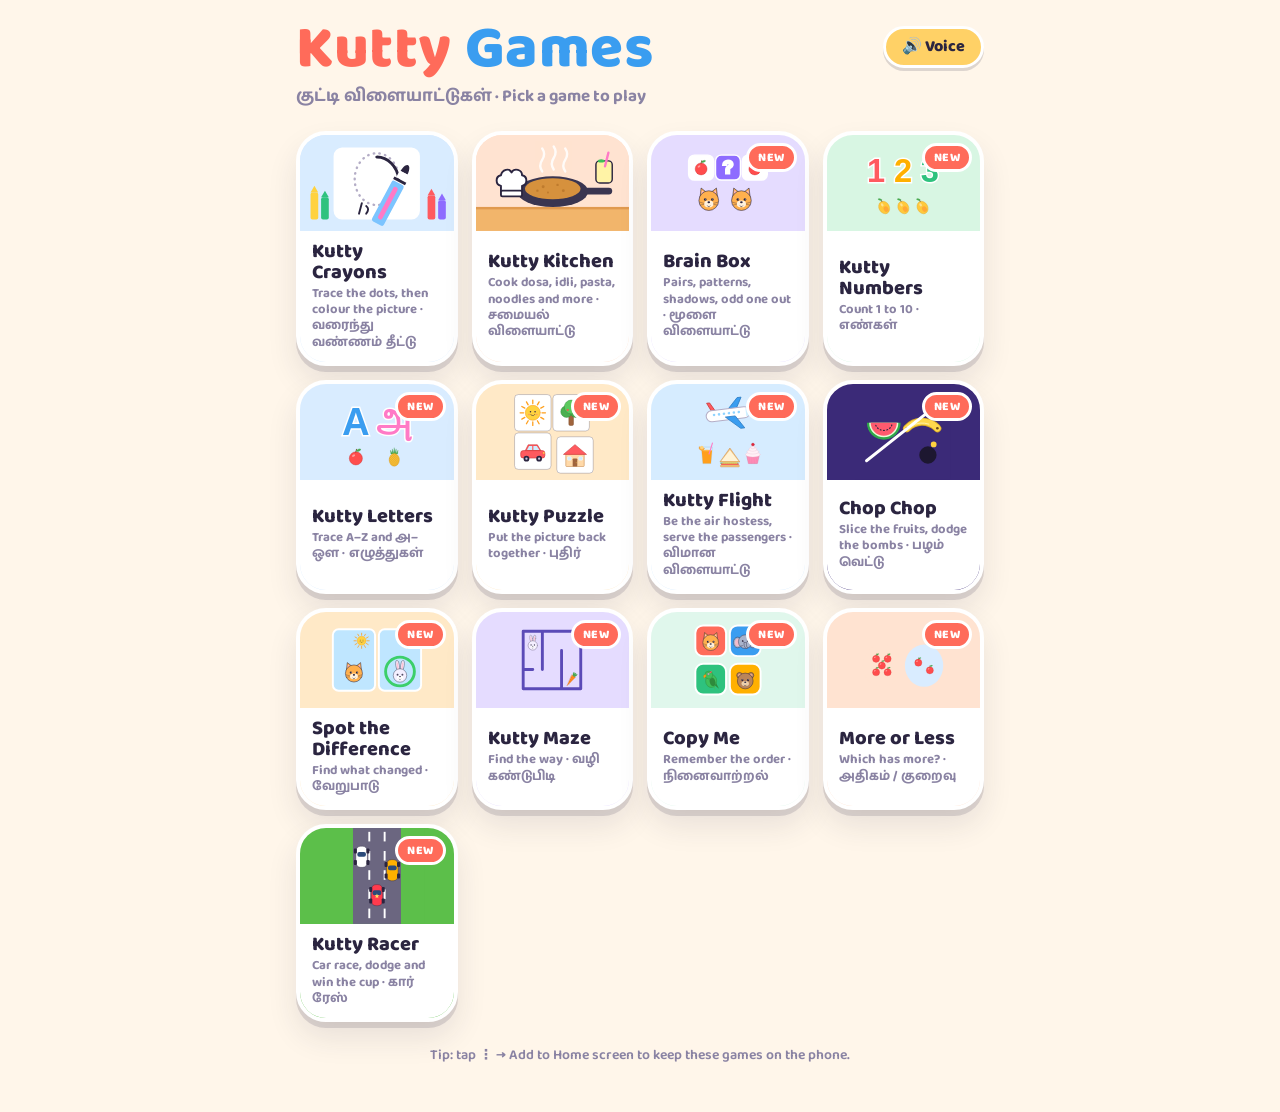
<file: index.html>
<!doctype html>
<html lang="en">
<head>
<meta charset="utf-8">
<meta name="viewport" content="width=device-width,initial-scale=1,viewport-fit=cover">
<title>Kutty Games</title>
<meta name="theme-color" content="#fff6ea">
<meta name="description" content="Kids games: colouring, cooking, brain puzzles, numbers, letters and jigsaws.">
<link rel="manifest" href="manifest.webmanifest">
<link rel="icon" href="icons/icon-192.png">
<link rel="apple-touch-icon" href="icons/icon-192.png">
<meta name="apple-mobile-web-app-capable" content="yes">
<meta name="mobile-web-app-capable" content="yes">
<meta name="apple-mobile-web-app-title" content="Kutty Games">
<link rel="preconnect" href="https://fonts.googleapis.com">
<link rel="stylesheet" href="https://fonts.googleapis.com/css2?family=Baloo+Thambi+2:wght@500;600;700;800&display=swap">
<style>
/* Layout: playful home screen — big title, then one large tile per game. Single bright look on purpose. */
:root{--paper:#fff6ea;--ink:#2b2540;--muted:#8a83a3;--font:"Baloo Thambi 2","Nirmala UI","Latha",system-ui,sans-serif;color-scheme:light}
html{box-sizing:border-box;min-height:100%;padding-top:env(safe-area-inset-top,0px);padding-bottom:env(safe-area-inset-bottom,0px)}
*,*::before,*::after{box-sizing:inherit}
body{margin:0;background:var(--paper);color:var(--ink);font-family:var(--font);-webkit-tap-highlight-color:transparent}
main{max-width:720px;margin:0 auto;padding-block:20px 32px;padding-left:max(16px,env(safe-area-inset-left,0px));padding-right:max(16px,env(safe-area-inset-right,0px))}
h1{margin:0;font-size:clamp(40px,11vw,60px);font-weight:800;line-height:.95;letter-spacing:.01em}
h1 span{display:inline-block}
h1 span:nth-child(1){color:#ff6b5a}h1 span:nth-child(2){color:#3a9df0}
.sub{margin:6px 0 22px;color:var(--muted);font-weight:700;font-size:17px}
.games{display:grid;grid-template-columns:repeat(auto-fill,minmax(min(160px,calc(50% - 8px)),1fr));gap:14px}
a.game{position:relative;border-radius:26px;display:flex;flex-direction:column;border-radius:30px;border:4px solid #fff;background:var(--bg);color:var(--ink);text-decoration:none;overflow:hidden;box-shadow:0 6px 0 rgba(43,37,64,.14),0 16px 30px rgba(43,37,64,.10);transition:transform .15s}
a.game:active{transform:scale(.97)}
a.game:focus-visible{outline:4px solid var(--ink);outline-offset:3px}
.art{aspect-ratio:16/10;display:grid;place-items:center}
.art svg{width:100%;height:100%;display:block}
.info{background:#fff;padding:10px 12px 12px;display:flex;align-items:center;gap:8px;flex:1}
.info div{flex:1;min-width:0}
.info b{display:block;font-size:20px;font-weight:800;line-height:1.05}
.info small{display:block;color:var(--muted);font-weight:700;font-size:13px;line-height:1.25;margin-top:2px}
.art canvas{width:100%;height:100%;display:block}
.new{position:absolute;top:8px;right:8px;background:#ff6b5a;color:#fff;font-weight:800;font-size:12px;border:3px solid #fff;border-radius:999px;padding:2px 9px;letter-spacing:.04em}
.play{display:none}
.top{display:flex;align-items:flex-start;justify-content:space-between;gap:12px}
.vbtn{flex:none;border:3px solid #fff;background:#ffd166;border-radius:999px;padding:10px 16px;font:800 16px/1 var(--font);color:var(--ink);cursor:pointer;box-shadow:0 3px 0 rgba(43,37,64,.16);margin-top:6px}
.vpanel{position:fixed;inset:0;background:rgba(43,37,64,.4);z-index:40;display:flex;align-items:flex-end;justify-content:center}
.vpanel>div{background:var(--paper);width:100%;max-width:560px;border-radius:28px 28px 0 0;padding:18px max(16px,env(safe-area-inset-right,0px)) calc(18px + env(safe-area-inset-bottom,0px)) max(16px,env(safe-area-inset-left,0px));display:flex;flex-direction:column;gap:12px;max-height:88%;overflow:auto}
.vpanel h2{margin:0;font-size:24px;font-weight:800}
.vpanel label{font-weight:800;font-size:15px;display:block;margin-bottom:4px}
.vpanel select{width:100%;font:600 15px/1.2 var(--font);padding:10px;border-radius:14px;border:2px solid #e2d8f3;background:#fff;color:var(--ink)}
.vrow{display:flex;gap:8px;align-items:center}
.vrow select{flex:1;min-width:0}
.vt{flex:none;border:0;background:#8e6cff;color:#fff;font:800 15px/1 var(--font);border-radius:12px;padding:12px 14px;cursor:pointer}
.vpanel input[type=range]{width:100%}
.vnote{color:var(--muted);font-weight:600;font-size:14px;line-height:1.35;margin:0}
.vdone{border:0;background:#3ccf6a;color:#fff;font:800 18px/1 var(--font);border-radius:999px;padding:14px;cursor:pointer}
.foot{margin-top:22px;color:var(--muted);font-weight:600;font-size:14px;text-align:center}
</style>
</head>
<body>
<main>
  <div class="top"><h1><span>Kutty</span> <span>Games</span></h1><button class="vbtn" id="bVoice">🔊 Voice</button></div>
  <p class="sub">குட்டி விளையாட்டுகள் · Pick a game to play</p>
  <div class="games">
    <a class="game" href="crayons/" style="--bg:#d9ecff;--btn:#3a9df0">
      <div class="art"><svg viewBox="0 0 320 200" aria-hidden="true">
        <rect width="320" height="200" fill="#d9ecff"/>
        <rect x="70" y="26" width="180" height="150" rx="18" fill="#fff"/>
        <g fill="none" stroke="#b4adc6" stroke-width="5" stroke-linecap="round" stroke-dasharray="1 11"><ellipse cx="160" cy="92" rx="46" ry="54"/></g>
        <path d="M160 46a46 54 0 0 1 46 46" fill="none" stroke="#2b2540" stroke-width="6" stroke-linecap="round"/>
        <path d="M129 142l-6 22M138 148q8 6 0 16" fill="none" stroke="#2b2540" stroke-width="4" stroke-linecap="round"/>
        <g transform="rotate(28 214 84)"><path d="M214 60c5 0 8 9 8 18h-16c0-9 3-18 8-18z" fill="#2b2540"/><rect x="204" y="78" width="20" height="16" rx="3" fill="#ffffff"/><rect x="200" y="94" width="28" height="6" fill="#2b2540"/><rect x="200" y="102" width="28" height="96" rx="5" fill="#7cc4ff"/><rect x="209" y="112" width="10" height="76" rx="5" fill="#ff7ac6"/></g>
        <g><rect x="22" y="120" width="16" height="56" rx="4" fill="#ffd23f"/><path d="M22 120l8-14 8 14z" fill="#ffd23f"/><rect x="44" y="130" width="16" height="46" rx="4" fill="#2ec27e"/><path d="M44 130l8-14 8 14z" fill="#2ec27e"/><rect x="266" y="126" width="16" height="50" rx="4" fill="#ff5a5f"/><path d="M266 126l8-14 8 14z" fill="#ff5a5f"/><rect x="288" y="136" width="16" height="40" rx="4" fill="#8e6cff"/><path d="M288 136l8-14 8 14z" fill="#8e6cff"/></g>
      </svg></div>
      <div class="info"><div><b>Kutty Crayons</b><small>Trace the dots, then colour the picture · வரைந்து வண்ணம் தீட்டு</small></div><span class="play">Play</span></div>
    </a>
    <a class="game" href="kitchen/" style="--bg:#ffe3d1;--btn:#ff6b5a">
      <div class="art"><svg viewBox="0 0 320 200" aria-hidden="true">
        <rect width="320" height="200" fill="#ffe3d1"/>
        <rect x="0" y="150" width="320" height="50" fill="#f2b56b"/><rect x="0" y="150" width="320" height="5" fill="#e09a4f"/>
        <ellipse cx="160" cy="118" rx="74" ry="32" fill="#3a3550"/><rect x="226" y="110" width="58" height="14" rx="7" fill="#3a3550"/>
        <ellipse cx="160" cy="112" rx="58" ry="22" fill="#d6913d"/>
        <g fill="#a8661f" opacity=".5"><circle cx="140" cy="108" r="3"/><circle cx="170" cy="104" r="2.5"/><circle cx="182" cy="116" r="3"/><circle cx="150" cy="120" r="2"/><circle cx="128" cy="116" r="2.5"/></g>
        <g fill="none" stroke="#fff" stroke-width="5" stroke-linecap="round" opacity=".85"><path d="M138 76q-8-12 0-24t0-24"/><path d="M162 72q-8-12 0-24t0-24"/><path d="M186 76q-8-12 0-24t0-24"/></g>
        <g transform="translate(42 70)"><path d="M10 36c-12-2-12-20 0-22 2-12 18-16 22-6 6-10 22-6 22 6 12 2 12 20 0 22v14H10z" fill="#fff" stroke="#2b2540" stroke-width="4" stroke-linejoin="round"/><rect x="10" y="46" width="44" height="12" rx="3" fill="#fff" stroke="#2b2540" stroke-width="4"/></g>
        <g transform="translate(250 34)"><rect x="0" y="20" width="34" height="46" rx="8" fill="#fff3a6" stroke="#2b2540" stroke-width="3"/><rect x="20" y="0" width="5" height="34" rx="2.5" fill="#ff7ac6" transform="rotate(14 22 17)"/><ellipse cx="11" cy="20" rx="7" ry="3.5" fill="#3fbf5a"/></g>
      </svg></div>
      <div class="info"><div><b>Kutty Kitchen</b><small>Cook dosa, idli, pasta, noodles and more · சமையல் விளையாட்டு</small></div><span class="play">Play</span></div>
    </a>
    <a class="game" href="brain/" style="--bg:#e5dcff;--btn:#8e6cff"><span class="new">NEW</span>
      <div class="art" data-art="brain"></div>
      <div class="info"><div><b>Brain Box</b><small>Pairs, patterns, shadows, odd one out · மூளை விளையாட்டு</small></div></div>
    </a>
    <a class="game" href="numbers/" style="--bg:#d8f6e3;--btn:#2ec27e"><span class="new">NEW</span>
      <div class="art" data-art="numbers"></div>
      <div class="info"><div><b>Kutty Numbers</b><small>Count 1 to 10 · எண்கள்</small></div></div>
    </a>
    <a class="game" href="letters/" style="--bg:#d9ecff;--btn:#3a9df0"><span class="new">NEW</span>
      <div class="art" data-art="letters"></div>
      <div class="info"><div><b>Kutty Letters</b><small>Trace A–Z and அ–ஔ · எழுத்துகள்</small></div></div>
    </a>
    <a class="game" href="puzzle/" style="--bg:#ffe9c7;--btn:#ff9f1c"><span class="new">NEW</span>
      <div class="art" data-art="puzzle"></div>
      <div class="info"><div><b>Kutty Puzzle</b><small>Put the picture back together · புதிர்</small></div></div>
    </a>
    <a class="game" href="flight/" style="--bg:#d6ecff;--btn:#3a5bd9"><span class="new">NEW</span>
      <div class="art" data-art="flight"></div>
      <div class="info"><div><b>Kutty Flight</b><small>Be the air hostess, serve the passengers · விமான விளையாட்டு</small></div></div>
    </a>
    <a class="game" href="chop/" style="--bg:#3b2a78;--btn:#ff6b5a"><span class="new">NEW</span>
      <div class="art" data-art="chop"></div>
      <div class="info"><div><b>Chop Chop</b><small>Slice the fruits, dodge the bombs · பழம் வெட்டு</small></div></div>
    </a>
    <a class="game" href="spot/" style="--bg:#ffe9c7;--btn:#ff6b5a"><span class="new">NEW</span>
      <div class="art" data-art="spot"></div>
      <div class="info"><div><b>Spot the Difference</b><small>Find what changed · வேறுபாடு</small></div></div>
    </a>
    <a class="game" href="maze/" style="--bg:#e5dcff;--btn:#ff6b5a"><span class="new">NEW</span>
      <div class="art" data-art="maze"></div>
      <div class="info"><div><b>Kutty Maze</b><small>Find the way · வழி கண்டுபிடி</small></div></div>
    </a>
    <a class="game" href="copy/" style="--bg:#e0f7ec;--btn:#ff6b5a"><span class="new">NEW</span>
      <div class="art" data-art="copy"></div>
      <div class="info"><div><b>Copy Me</b><small>Remember the order · நினைவாற்றல்</small></div></div>
    </a>
    <a class="game" href="compare/" style="--bg:#ffe3d1;--btn:#ff6b5a"><span class="new">NEW</span>
      <div class="art" data-art="compare"></div>
      <div class="info"><div><b>More or Less</b><small>Which has more? · அதிகம் / குறைவு</small></div></div>
    </a>
    <a class="game" href="race/" style="--bg:#5cbf4a;--btn:#ff6b5a"><span class="new">NEW</span>
      <div class="art" data-art="race"></div>
      <div class="info"><div><b>Kutty Racer</b><small>Car race, dodge and win the cup · கார் ரேஸ்</small></div></div>
    </a>
  </div>
  <p class="foot">Tip: tap ⋮ → Add to Home screen to keep these games on the phone.</p>
</main>
<script src="shared/kit.js"></script>
<script>
(function(){const K=Kit,{circ,rrect,fs}=K;
const at=(c,n,x,y,s)=>{c.save();c.translate(x-s/2,y-s/2);c.scale(s/100,s/100);K.drawArt(c,n);c.restore()};
const T=(c,t,x,y,sz,col)=>{c.font=`800 ${sz}px "Baloo Thambi 2",sans-serif`;c.textAlign="center";c.textBaseline="middle";c.lineWidth=3;c.strokeStyle="#fff";c.strokeText(t,x,y);c.fillStyle=col;c.fillText(t,x,y)};
const ART={
 brain(c){[[18,18,"apple"],[50,18,"?"],[82,18,"star"]];for(const[x,y,n,o]of[[22,34,"apple",1],[50,34,"q",0],[78,34,"apple",1]]){rrect(c,x-13,y-13,26,26,6);fs(c,o?"#fff":"#8e6cff","#fff",1.5);if(o)at(c,n,x,y,20);else T(c,"?",x,y+1,18,"#fff")}at(c,"cat",30,66,30);at(c,"cat",64,66,30);K.circ(c,64,66,17,"rgba(74,68,96,.0)")},
 numbers(c){T(c,"1",22,40,34,"#ff5a5f");T(c,"2",50,40,34,"#ffb000");T(c,"3",78,40,34,"#2ec27e");for(let i=0;i<3;i++)at(c,"mango",30+i*20,74,20)},
 letters(c){T(c,"A",28,42,40,"#3a9df0");T(c,"அ",68,42,40,"#ff7ac6");at(c,"apple",28,76,22);at(c,"pineapple",68,76,22)},
 flight(c){at(c,"plane",50,30,52);at(c,"juice",28,72,26);at(c,"sandwich",52,74,26);at(c,"cupcake",76,72,26)},
 chop(c){c.fillStyle="#3b2a78";c.fillRect(0,0,100,100);at(c,"watermelon",30,46,40);at(c,"banana",70,40,34);c.save();c.strokeStyle="#fff";c.lineWidth=3;c.lineCap="round";c.beginPath();c.moveTo(12,80);c.lineTo(88,20);c.stroke();c.restore();K.circ(c,76,74,9,"#1d1730");c.fillStyle="#ffd23f";K.circ(c,82,63,3,"#ffd23f")},
 spot(c){for(const x of [26,74]){K.rrect(c,x-22,18,44,64,6);K.fs(c,"#bfe6ff","#fff",2);at(c,"sun",x+8,30,18);at(c,x<50?"cat":"bunny",x,62,26)}K.circ(c,74,62,15,null,"#3ccf6a",3)},
 maze(c){c.strokeStyle="#5b4bb7";c.lineWidth=3;c.lineCap="round";c.beginPath();[[20,20,80,20],[20,20,20,80],[20,80,80,80],[80,20,80,80],[40,20,40,60],[60,40,60,80],[20,60,30,60]].forEach(l=>{c.moveTo(l[0],l[1]);c.lineTo(l[2],l[3])});c.stroke();at(c,"bunny",30,32,18);at(c,"carrot",70,70,18)},
 copy(c){[["#ff6b5a","cat"],["#3a9df0","elephant"],["#2ec27e","bird"],["#ffb000","bear"]].forEach((p,i)=>{const x=32+(i%2)*36,y=30+Math.floor(i/2)*40;K.rrect(c,x-16,y-16,32,32,8);K.fs(c,p[0],"#fff",2);at(c,p[1],x,y,24)})},
 compare(c){K.ell(c,28,56,20,22,"#ffe3d1");K.ell(c,72,56,20,22,"#d9ecff");[[22,48],[34,48],[22,62],[34,62],[28,55]].forEach(p=>at(c,"apple",p[0],p[1],12));[[66,52],[78,60]].forEach(p=>at(c,"apple",p[0],p[1],12))},
 race(c){c.fillStyle="#5cbf4a";c.fillRect(0,0,100,100);c.fillStyle="#6b6680";c.fillRect(25,0,50,100);c.fillStyle="#fff";for(let y=4;y<100;y+=20){c.fillRect(41,y,2,10);c.fillRect(57,y,2,10)}
  const car=(x,y,col)=>{K.rrect(c,x-6,y-11,12,22,5);K.fs(c,col,"rgba(43,37,64,.5)",.8);K.rrect(c,x-4.5,y-5,9,5,2);K.fs(c,"#2b4a7a");for(const[a,b]of[[-6.5,-6],[6.5,-6],[-6.5,6],[6.5,6]]){K.rrect(c,x+a-1.6,y+b-2.6,3.2,5.2,1);K.fs(c,"#2b2540")}};
  car(50,70,"#ff3b4e");car(34,30,"#ffffff");car(66,44,"#ffb000");K.star5(c,50,71,2.6,1.1,"#ffe066")},
 puzzle(c){const s=["sun","tree","car","house"];s.forEach((n,i)=>{const x=30+(i%2)*40,y=30+Math.floor(i/2)*40,o=i===3?4:0;rrect(c,x-19+o,y-19+o,38,38,4);fs(c,"#fff","rgba(43,37,64,.25)",1);at(c,n,x+o,y+o,30)})}};
document.querySelectorAll("[data-art]").forEach(el=>{const r=el.getBoundingClientRect();const w=r.width||200,h=w*10/16;const cv=K.canvas(c=>{c.save();c.translate(50,50);c.scale(1,1);c.translate(-50,-50);ART[el.dataset.art](c);c.restore()},h);cv.style.width="auto";cv.style.height="100%";el.append(cv)});
})();
</script>
<script>
(function(){const K=Kit,$=K.$;
$("#bVoice").onclick=()=>{
  const opt=lang=>{const cur=K.currentVoice(lang),l=K.voiceList(lang);if(!l.length)return'<option value="">No voice on this device</option>';return l.map(v=>`<option value="${v.name.replace(/"/g,"&quot;")}" ${cur&&cur.name===v.name?"selected":""}>${v.name} (${v.lang})</option>`).join("")};
  const d=document.createElement("div");d.className="vpanel";d.innerHTML=`<div role="dialog" aria-label="Voice settings"><h2>Voice</h2>
   <p class="vnote">Pick the sweetest female voice on this phone or TV. The best one is chosen for you; tap Test to hear others.</p>
   <div><label for="vEn">English voice</label><div class="vrow"><select id="vEn">${opt("en")}</select><button class="vt" id="tEn">Test</button></div></div>
   <div><label for="vTa">தமிழ் voice</label><div class="vrow"><select id="vTa">${opt("ta")}</select><button class="vt" id="tTa">Test</button></div></div>
   <div><label for="vPitch">Sweetness (pitch)</label><input type="range" id="vPitch" min="0.9" max="1.5" step="0.05" value="${K.voicePitch()}"></div>
   <div><label for="vRate">Speed</label><input type="range" id="vRate" min="0.6" max="1.1" step="0.05" value="${K.voiceRate()}"></div>
   <p class="vnote">No Tamil voice, or it sounds robotic? On Android: Settings → Text-to-speech → Google → Install voice data → தமிழ் and English (India), pick a female voice. On iPhone: Settings → Accessibility → Spoken Content → Voices → Tamil (Vani) and English (India) → download the Enhanced voice. Then reopen this page.</p>
   <button class="vdone" id="vDone">Done</button></div>`;
  document.body.append(d);
  const test=()=>{K.actx();K.speak([{t:"Hi! Let's play together!"},{t:"வணக்கம்! விளையாடலாமா?",ta:"Vanakkam! Vilaiyaadalaamaa?"}])};
  $("#vEn").onchange=e=>{K.setVoice("en",e.target.value);K.speak("Hi! Let's play together!")};
  $("#vTa").onchange=e=>{K.setVoice("ta",e.target.value);K.speak([{t:"வணக்கம்! விளையாடலாமா?",ta:"Vanakkam"}])};
  $("#tEn").onclick=()=>{K.actx();K.speak("Hi! Let's play together! Well done!")};
  $("#tTa").onclick=()=>{K.actx();K.speak([{t:"வணக்கம்! விளையாடலாமா? மிகவும் நன்று!",ta:"Vanakkam"}])};
  $("#vPitch").oninput=e=>{K.store.set("kg_pitch",+e.target.value)};$("#vPitch").onchange=test;
  $("#vRate").oninput=e=>{K.store.set("kg_rate",+e.target.value)};$("#vRate").onchange=test;
  const close=()=>d.remove();$("#vDone").onclick=close;d.onclick=e=>{if(e.target===d)close()};d.classList.add("sheet");setTimeout(()=>K.focus($("#tEn")),30);
};
})();
</script>
<script>if("serviceWorker" in navigator)addEventListener("load",()=>navigator.serviceWorker.register("sw.js").catch(()=>{}));</script>
</body>
</html>
</file>
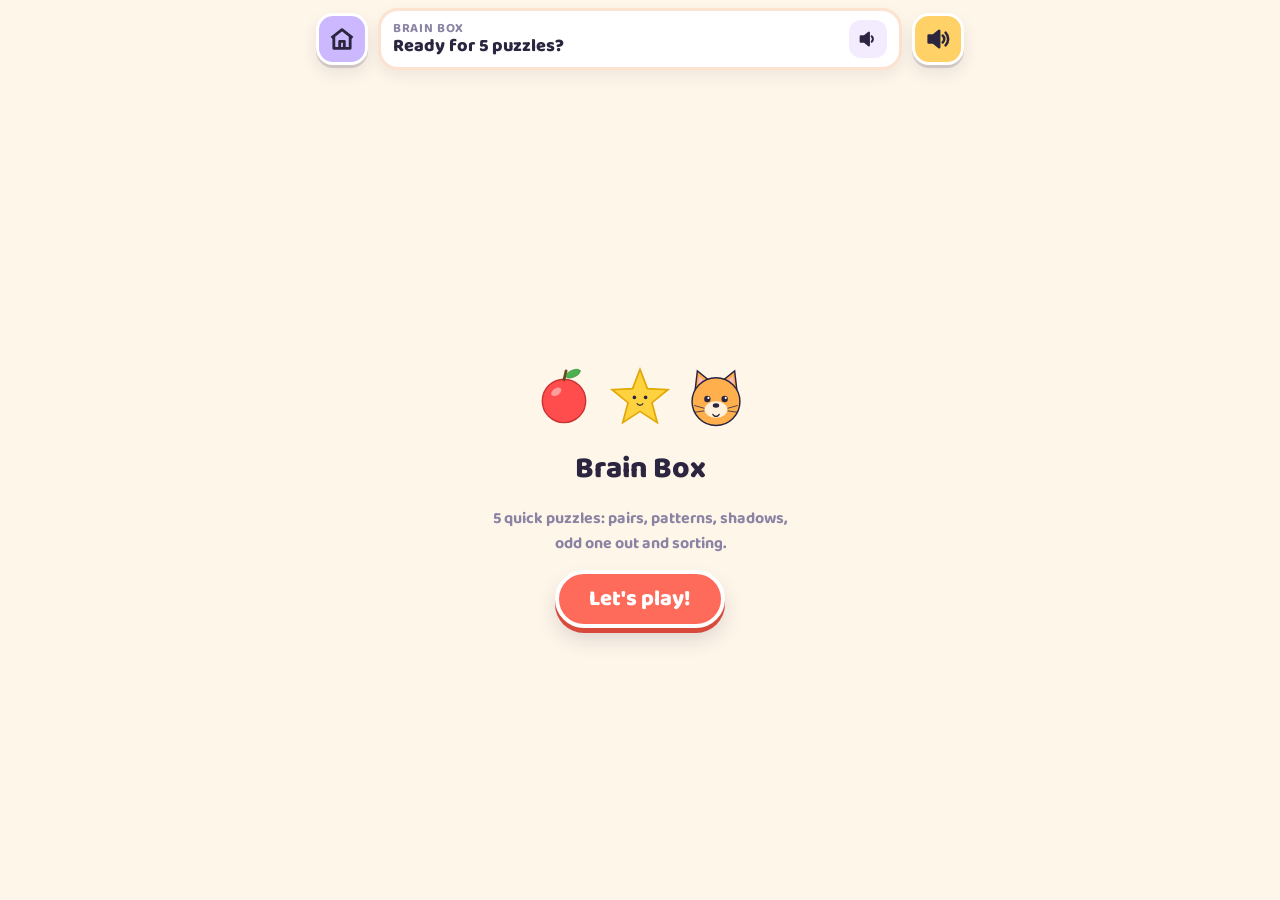
<file: brain/index.html>
<!doctype html>
<html lang="en">
<head>
<meta charset="utf-8">
<meta name="viewport" content="width=device-width,initial-scale=1,viewport-fit=cover,user-scalable=no">
<title>Kutty Brain Box</title>
<meta name="theme-color" content="#fff6ea">
<link rel="manifest" href="../manifest.webmanifest">
<link rel="icon" href="../icons/icon-192.png">
<link rel="apple-touch-icon" href="../icons/icon-192.png">
<meta name="apple-mobile-web-app-capable" content="yes">
<link rel="preconnect" href="https://fonts.googleapis.com">
<link rel="stylesheet" href="https://fonts.googleapis.com/css2?family=Baloo+Thambi+2:wght@500;600;700;800&display=swap">
<link rel="stylesheet" href="../shared/kit.css">
<style>
#area{flex:1;min-height:0;display:flex;flex-direction:column;align-items:center;justify-content:center;gap:18px;padding-bottom:8px}
.tile{width:var(--ts,96px);height:var(--ts,96px);border-radius:24px;border:4px solid #fff;background:#fff;box-shadow:0 4px 0 rgba(43,37,64,.12),0 10px 18px rgba(43,37,64,.08);display:grid;place-items:center;padding:0;cursor:pointer;position:relative}
.tile canvas{width:80%;height:80%;pointer-events:none}
.tile:active{transform:scale(.96)}
.row{display:flex;gap:10px;flex-wrap:wrap;justify-content:center}
.q{background:#fff;border:4px dashed #ff8fb8;box-shadow:none;font:800 46px/1 var(--font);color:#ff8fb8;cursor:default}
.q.filled{border-style:solid;border-color:#fff;animation:bounceIn .4s}
.opts .tile{background:#fff3e6}
.mgrid{display:grid;gap:10px}
.mcard{width:var(--ts);height:var(--ts);perspective:700px;border:0;background:none;padding:0;cursor:pointer}
.mcard .in{position:relative;width:100%;height:100%;transition:transform .35s;transform-style:preserve-3d}
.mcard.open .in{transform:rotateY(180deg)}
.face{position:absolute;inset:0;border-radius:20px;border:4px solid #fff;box-shadow:0 4px 0 rgba(43,37,64,.12);display:grid;place-items:center;backface-visibility:hidden;-webkit-backface-visibility:hidden}
.back{background:#8e6cff;background-image:radial-gradient(circle at 30% 30%,rgba(255,255,255,.35) 0 10%,transparent 11%),radial-gradient(circle at 70% 70%,rgba(255,255,255,.25) 0 8%,transparent 9%);color:#fff;font:800 34px/1 var(--font)}
.front{background:#fff;transform:rotateY(180deg)}
.front canvas{width:78%;height:78%}
.mcard.got .front{background:#e6fbef}
.shadow{background:#f3ecff;box-shadow:none;cursor:default}
.shadow.got{background:#e6fbef;animation:bounceIn .4s}
.baskets{display:flex;gap:14px;width:100%;justify-content:center}
.basket{flex:1;max-width:240px;min-height:150px;border-radius:26px;border:4px solid #fff;background:var(--bk);box-shadow:0 4px 0 rgba(43,37,64,.12);display:flex;flex-direction:column;align-items:center;padding:8px;gap:6px}
.basket .hd{display:flex;align-items:center;gap:6px;font:800 19px/1 var(--font)}
.basket .hd canvas{width:40px;height:40px}
.basket .in{display:flex;flex-wrap:wrap;gap:4px;justify-content:center}
.basket .in canvas{width:40px;height:40px;animation:bounceIn .35s}
.odd .tile{--ts:min(38vw,150px)}
.start{display:flex;flex-direction:column;align-items:center;gap:14px;text-align:center}
.start .art{display:flex;gap:6px}
.start h2{margin:0;font-size:30px;font-weight:800}
.start p{margin:0;color:var(--muted);font-weight:700;font-size:16px;max-width:30ch}
</style>
</head>
<body>
<div class="screen">
  <header class="gh">
    <a class="stk" href="../" style="--c:var(--lilac)" aria-label="All games" id="bHome"></a>
    <div class="card"><div class="txt"><span class="lbl" id="lbl">Brain Box</span><p class="say" id="say">Let's play!</p></div><button class="hear" id="bHear" aria-label="Say it again"></button></div>
    <button class="stk" id="bSound" style="--c:var(--sun)"></button>
  </header>
  <div class="rounds" id="rounds"></div>
  <div id="area"></div>
</div>
<div id="overlay"></div>
<script src="../shared/kit.js"></script>
<script>
(function(){
"use strict";
const K=Kit,$=K.$,area=$("#area");
$("#bHome").innerHTML=K.HOME;$("#bHear").innerHTML=K.HEAR;K.soundButton($("#bSound"));
let lv=K.store.get("kb_lv",{memory:0,pattern:0,shadow:0,odd:0,sort:0});
let order=[],round=0,mistakes=0,run=0,sayText="";
const NAMES={memory:"Memory pairs",pattern:"What comes next?",shadow:"Shadow match",odd:"Odd one out",sort:"Sort it"};
const POOL=["apple","banana","mango","orange","grapes","strawberry","cherry","watermelon","cat","bear","elephant","puppy","bunny","fish","bird","car","bus","ball","star","sun","house","flower","tree","balloon","umbrella","kite","icecream","cupcake","boat","crown"];
function say(t,extra){sayText=t;$("#say").textContent=t;K.speak(extra||t)}
$("#bHear").onclick=()=>K.speak(sayText);
function dots(){$("#rounds").innerHTML=order.map((_,i)=>`<i class="${i<round?"on":i===round?"cur":""}"></i>`).join("")}
function tileSize(n,rows){const r=area.getBoundingClientRect();return Math.floor(Math.min(140,(r.width-10*(n-1))/n,(r.height-20)/rows))}
function artTile(name,ts,cls){const b=document.createElement("button");b.className="tile"+(cls?" "+cls:"");b.style.setProperty("--ts",ts+"px");b.append(K.art(name,ts*.8));b.dataset.n=name;b.setAttribute("aria-label",K.label(name));return b}

function start(){
  area.innerHTML=`<div class="start"><div class="art" id="sArt"></div><h2>Brain Box</h2><p>5 quick puzzles: pairs, patterns, shadows, odd one out and sorting.</p><button class="go pulse" id="bGo">Let's play!</button></div>`;
  ["apple","star","cat"].forEach(n=>$("#sArt").append(K.art(n,70)));
  order=[];round=0;dots();$("#lbl").textContent="Brain Box";$("#say").textContent="Ready for 5 puzzles?";sayText="Ready for 5 puzzles?";
  $("#bGo").onclick=()=>{K.actx();K.sfx.pop();order=K.shuffle(Object.keys(NAMES));round=0;next()};
}
function next(){run++;mistakes=0;dots();const t=order[round];$("#lbl").textContent=NAMES[t]+" · Level "+(lv[t]+1);area.innerHTML="";GAMES[t](lv[t])}
function miss(el){mistakes++;K.sfx.oops();if(el)K.shake(el);K.speak("Try again")}
function win(){
  const t=order[round],my=run;K.sfx.yay();K.toast(K.praise());K.speak(K.praise());
  if(mistakes===0)lv[t]=Math.min(3,lv[t]+1);else if(mistakes>=3)lv[t]=Math.max(0,lv[t]-1);K.store.set("kb_lv",lv);
  setTimeout(()=>{if(my!==run)return;round++;if(round>=order.length)finish();else next()},1500);
}
function finish(){
  dots();K.confetti(70);K.speak("Brain power! You finished all the puzzles!");
  const d=K.store.get("kb_sessions",0)+1;K.store.set("kb_sessions",d);
  $("#overlay").innerHTML=`<div class="done" style="--doneBg:#8e6cff"><h1>BRAIN POWER!</h1><div class="big" id="bigArt"></div><p>You finished all 5 puzzles!<small>Games played: ${d}</small></p><div class="stars">★★★</div><div class="btns"><button class="pill b" id="dAgain">Play again</button><a class="pill a" href="../" style="text-decoration:none">All games</a></div></div>`;
  $("#bigArt").append(K.art("star",200));
  $("#dAgain").onclick=()=>{$("#overlay").innerHTML="";order=K.shuffle(Object.keys(NAMES));round=0;next()};
}

const GAMES={
  memory(l){
    const pairs=[2,3,4,6][l],cols=pairs===2?2:pairs===3?3:4,rows=Math.ceil(pairs*2/cols);
    const items=K.shuffle(POOL).slice(0,pairs),deck=K.shuffle(items.concat(items));
    const r=area.getBoundingClientRect(),ts=Math.floor(Math.min(130,(r.width-10*(cols-1))/cols,(r.height-10*(rows-1))/rows));
    const g=document.createElement("div");g.className="mgrid";g.style.gridTemplateColumns=`repeat(${cols},${ts}px)`;
    let open=[],got=0,busy=false;
    deck.forEach((n,i)=>{const b=document.createElement("button");b.className="mcard";b.id="m"+i;b.style.setProperty("--ts",ts+"px");b.dataset.n=n;b.setAttribute("aria-label","Card "+(i+1));
      b.innerHTML='<div class="in"><div class="face back">?</div><div class="face front"></div></div>';b.querySelector(".front").append(K.art(n,ts*.78));
      b.onclick=()=>{if(busy||b.classList.contains("open"))return;K.sfx.flip();b.classList.add("open");open.push(b);
        if(open.length===2){const[a,c]=open;open=[];
          if(a.dataset.n===c.dataset.n){a.classList.add("got");c.classList.add("got");got++;K.sfx.ding();K.speak(K.label(a.dataset.n));if(got===pairs)setTimeout(win,500)}
          else{busy=true;mistakes+= (mistakes<99&&got<pairs)?0.5:0;setTimeout(()=>{a.classList.remove("open");c.classList.remove("open");busy=false},900)}}};
      g.append(b)});
    area.append(g);say("Find the matching pairs!");
  },
  pattern(l){
    const shapes=[["A","B"],["A","A","B"],["A","B","C"],["A","A","B","B"]][l];
    const kinds=K.shuffle(POOL).slice(0,3),map={A:kinds[0],B:kinds[1],C:kinds[2]};
    const len=l===3?7:6,seq=[];for(let i=0;i<len;i++)seq.push(map[shapes[i%shapes.length]]);
    const ans=seq[len-1],shown=seq.slice(0,len-1);
    const others=K.shuffle(POOL.filter(n=>n!==ans&&!seq.includes(n))).slice(0,1),optsN=K.shuffle([ans,...K.shuffle(Object.values(map).filter(n=>n!==ans&&seq.includes(n))).slice(0,1),...others]).slice(0,3);
    const ts=tileSize(Math.min(len,4),4);
    const row=document.createElement("div");row.className="row";shown.forEach(n=>{const t=artTile(n,ts);t.disabled=true;t.style.cursor="default";row.append(t)});
    const q=document.createElement("div");q.className="tile q";q.style.setProperty("--ts",ts+"px");q.textContent="?";row.append(q);
    const opts=document.createElement("div");opts.className="row opts";const ots=Math.min(120,Math.floor(ts*1.15));
    optsN.forEach((n,i)=>{const t=artTile(n,ots);t.id="opt"+i;t.onclick=()=>{if(q.classList.contains("filled"))return;if(n===ans){q.textContent="";q.classList.add("filled");q.append(K.art(n,ts*.8));K.sfx.ding();win()}else miss(t)};opts.append(t)});
    area.append(row,opts);say("What comes next?");
  },
  shadow(l){
    const n=[2,3,3,4][l],items=K.shuffle(POOL.filter(x=>!["orange","cherry","grapes","icecream"].includes(x))).slice(0,n);
    const ts=Math.min(120,tileSize(n,3));
    const top=document.createElement("div");top.className="row";const bot=document.createElement("div");bot.className="row";
    let got=0;const slots=[];
    K.shuffle(items).forEach(name=>{const s=document.createElement("div");s.className="tile shadow";s.tabIndex=0;s.setAttribute("aria-label","Shadow");s.style.setProperty("--ts",ts+"px");s.dataset.n=name;s.append(K.art(name,ts*.8,{shadow:true}));bot.append(s);slots.push(s)});
    items.forEach((name,i)=>{const t=artTile(name,ts);t.id="src"+i;
      K.drag(t,{targets:()=>slots.filter(x=>!x.dataset.done),start:()=>!t.dataset.done,make:()=>K.art(name,ts),
        drop:(x,y)=>{const s=slots.find(s=>!s.dataset.done&&K.hit(s,x,y,14));if(!s)return false;if(s.dataset.n!==name){miss(s);return false}
          s.dataset.done=1;t.dataset.done=1;s.classList.add("got");s.innerHTML="";s.append(K.art(name,ts*.8));t.style.visibility="hidden";K.sfx.ding();K.speak(K.label(name));got++;if(got===n)setTimeout(win,400);return true},
        miss:()=>K.sfx.oops()});top.append(t)});
    area.append(top,bot);say("Drag each picture to its shadow");
  },
  odd(l){
    const cats={fruit:"fruit",animal:"animal",vehicle:"vehicle",toy:"toy"};
    let items,odd,text;
    const pool=c=>K.ofCat(c).filter(n=>POOL.includes(n)||["van","yoyo","xylophone","zebra","goat","mouse","pineapple","lemon"].includes(n));
    if(l===0){const a=K.pick(POOL);odd=K.pick(POOL.filter(n=>K.cat(n)!==K.cat(a)));items=[a,a,a,odd];text="Which one is different?"}
    else{const cs=l===1?["fruit","animal"]:Object.keys(cats);const A=K.pick(cs),B=K.pick(cs.filter(x=>x!==A));
      items=K.shuffle(pool(A)).slice(0,3);odd=K.pick(pool(B));items.push(odd);text=`Which one is not ${A==="animal"?"an animal":"a "+A}?`}
    items=K.shuffle(items);
    const g=document.createElement("div");g.className="row odd";g.style.maxWidth="340px";
    const ts=Math.min(150,tileSize(2,2.2));
    items.forEach((n,i)=>{const t=artTile(n,ts);t.id="odd"+i;t.onclick=()=>{if(t.dataset.done)return;if(n===odd){t.dataset.done=1;t.style.background="#e6fbef";K.sfx.ding();K.speak(K.label(n));win()}else miss(t)};g.append(t)});
    area.append(g);say(text);
  },
  sort(l){
    let A,B,items,label;
    if(l<=1){const pairs=[["fruit","animal"],["vehicle","animal"],["fruit","toy"]];const p=l===0?pairs[0]:K.pick(pairs);
      const pool=c=>K.ofCat(c);const n=l===0?2:3;items=K.shuffle([...K.shuffle(pool(p[0])).slice(0,n).map(x=>({n:x,k:0})),...K.shuffle(pool(p[1])).slice(0,n).map(x=>({n:x,k:1}))]);
      const nice={fruit:"Fruits",animal:"Animals",vehicle:"Vehicles",toy:"Toys"},icon={fruit:"apple",animal:"cat",vehicle:"car",toy:"ball"};
      A={t:nice[p[0]],i:icon[p[0]],bk:"#ffe3d1"};B={t:nice[p[1]],i:icon[p[1]],bk:"#d9ecff"};label=`${A.t} in this basket, ${B.t.toLowerCase()} in that basket`}
    else if(l===2){const obj=K.pick(["apple","ball","star","fish","balloon","flower"]);items=K.shuffle([0,0,0,1,1,1].map(k=>({n:obj,k,s:k?.55:1})));A={t:"Big",i:obj,bk:"#ffe3d1"};B={t:"Small",i:obj,bk:"#d9ecff",s:.55};label="Big ones here, small ones there"}
    else{const red=K.shuffle(["apple","strawberry","cherry","tomato","car","balloon"]).slice(0,3),yel=K.shuffle(["banana","lemon","star","sun","bus","pineapple"]).slice(0,3);
      items=K.shuffle([...red.map(n=>({n,k:0})),...yel.map(n=>({n,k:1}))]);A={t:"Red",i:"apple",bk:"#ffd6d6"};B={t:"Yellow",i:"banana",bk:"#fff1b8"};label="Red ones here, yellow ones there"}
    const ts=Math.min(96,tileSize(items.length>4?3:4,4));
    const top=document.createElement("div");top.className="row";
    const bs=document.createElement("div");bs.className="baskets";
    const mk=(o,k)=>{const b=document.createElement("div");b.className="basket";b.id="basket"+k;b.tabIndex=0;b.setAttribute("aria-label",o.t+" basket");b.style.setProperty("--bk",o.bk);b.innerHTML='<div class="hd"></div><div class="in"></div>';b.querySelector(".hd").append(K.art(o.i,40,{scale:o.s||1}),document.createTextNode(o.t));bs.append(b);return b};
    const bA=mk(A,0),bB=mk(B,1);let got=0;
    items.forEach((it,i)=>{const t=artTile(it.n,ts);t.id="item"+i;if(it.s){t.firstChild.style.transform=`scale(${it.s})`}
      K.drag(t,{targets:()=>[bA,bB],start:()=>!t.dataset.done,make:()=>K.art(it.n,ts*(it.s||1)),
        drop:(x,y)=>{const into=K.hit(bA,x,y,10)?0:K.hit(bB,x,y,10)?1:-1;if(into<0)return false;if(into!==it.k){miss(into?bB:bA);return false}
          t.dataset.done=1;t.style.visibility="hidden";(into?bB:bA).querySelector(".in").append(K.art(it.n,40,{scale:it.s||1}));K.sfx.ding();got++;if(got===items.length)setTimeout(win,300);return true},
        miss:()=>K.sfx.oops()});top.append(t)});
    area.append(top,bs);say("Sort them! "+label,label);
  }
};
start();
window.__kb={next:()=>{run++;round++;if(round>=order.length)finish();else next()},state:()=>({round,type:order[round]})};
K.sw();
})();
</script>
</body>
</html>
</file>
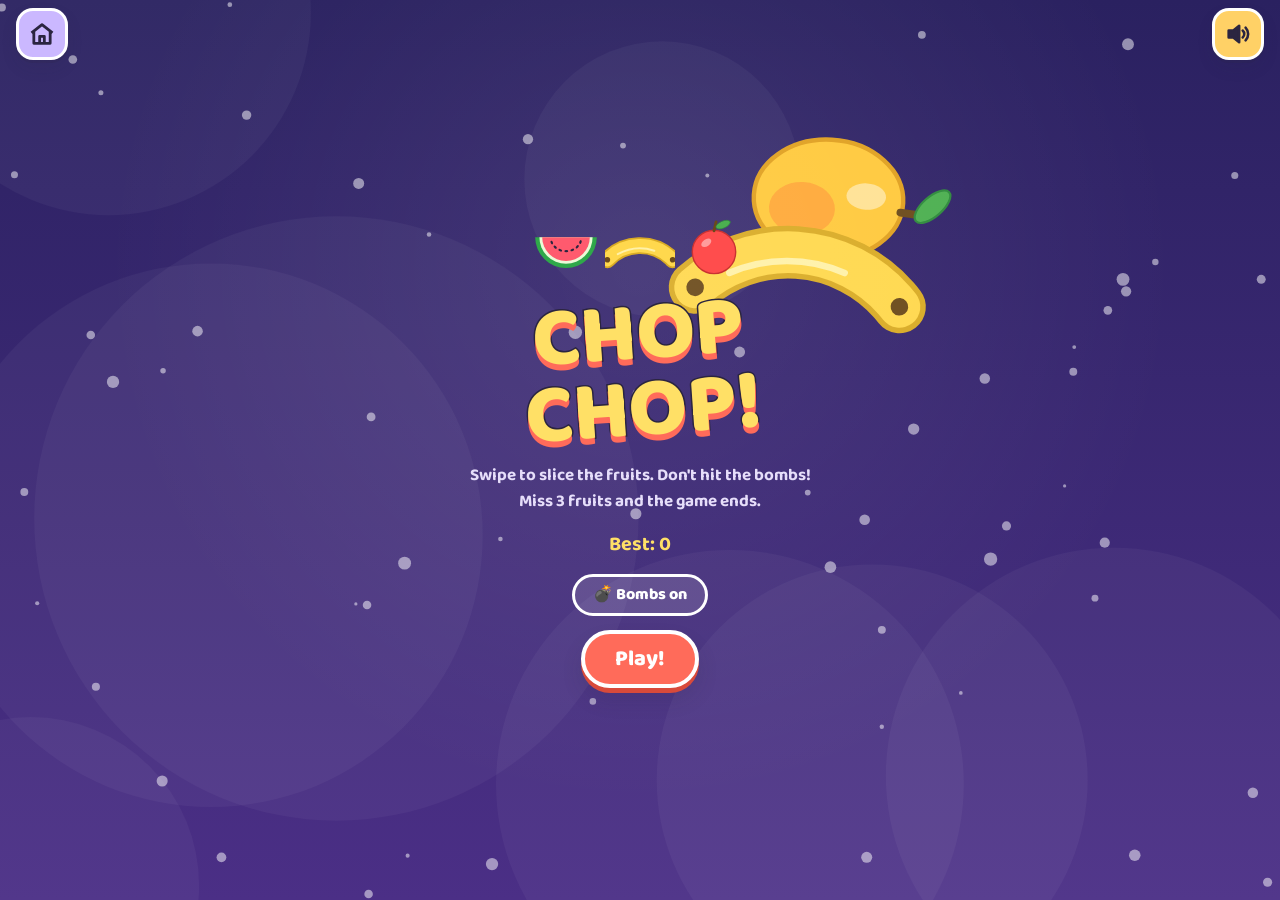
<file: chop/index.html>
<!doctype html>
<html lang="en">
<head>
<meta charset="utf-8">
<meta name="viewport" content="width=device-width,initial-scale=1,viewport-fit=cover,user-scalable=no">
<title>Chop Chop</title>
<meta name="theme-color" content="#2a2160">
<link rel="manifest" href="../manifest.webmanifest">
<link rel="icon" href="../icons/icon-192.png">
<link rel="apple-touch-icon" href="../icons/icon-192.png">
<meta name="apple-mobile-web-app-capable" content="yes">
<link rel="preconnect" href="https://fonts.googleapis.com">
<link rel="stylesheet" href="https://fonts.googleapis.com/css2?family=Baloo+Thambi+2:wght@500;600;700;800&display=swap">
<link rel="stylesheet" href="../shared/kit.css">
<style>
/* Night-sky arcade look on purpose: single dark theme. */
body{background:#2a2160}
.bar{display:flex;align-items:center;gap:10px;padding:8px max(16px,env(safe-area-inset-right,0px)) 8px max(16px,env(safe-area-inset-left,0px));position:fixed;top:env(safe-area-inset-top,0px);left:0;right:0;z-index:5;pointer-events:none}
.bar>*{pointer-events:auto}
.bar .sp{flex:1}
#cv{position:fixed;inset:0;width:100%;height:100%;touch-action:none;display:block}
.menu{position:fixed;inset:0;z-index:20;display:flex;flex-direction:column;align-items:center;justify-content:center;gap:min(14px,2.4vh);overflow:auto;padding:24px;text-align:center;background:radial-gradient(circle at 50% 30%,rgba(255,255,255,.08),transparent 60%)}
.menu h1{margin:0;font-size:clamp(36px,min(14vw,13vh),84px);font-weight:800;line-height:.9;color:#ffe066;-webkit-text-stroke:3px #2b2540;paint-order:stroke fill;text-shadow:0 6px 0 #ff6b5a;transform:rotate(-4deg)}
.menu p{margin:0;color:#e6defa;font-weight:700;font-size:17px}
.menu .best{color:#ffe066;font-size:20px}
.menu .art{display:flex;gap:4px}
.toggle{border:3px solid #fff;background:rgba(255,255,255,.12);color:#fff;font:800 16px/1 var(--font);border-radius:999px;padding:10px 18px;cursor:pointer}
.toggle[aria-pressed="false"]{opacity:.7}
.menu .pill{font-size:22px;padding:14px 30px}
@media (max-height:520px){.menu .art{display:none}.menu p{font-size:15px}.menu .pill{padding:10px 26px}}
.menu h2{margin:0;font-size:44px;color:#fff;font-weight:800}
.menu .score{font-size:64px;font-weight:800;color:#ffe066;line-height:1}
</style>
</head>
<body>
<canvas id="cv" tabindex="0" aria-label="Game area"></canvas>
<div class="bar"><a class="stk" href="../" style="--c:var(--lilac)" aria-label="All games" id="bHome"></a><span class="sp"></span><button class="stk" id="bPause" style="--c:#fff" aria-label="Pause" hidden></button><button class="stk" id="bSound" style="--c:var(--sun)"></button></div>
<div id="menu"></div>
<script src="../shared/kit.js"></script>
<script>
(function(){
"use strict";
const K=Kit,$=K.$,{circ,ell,rrect,fs,seg}=K,PI=Math.PI,TAU=PI*2;
$("#bHome").innerHTML=K.HOME;K.soundButton($("#bSound"));
const cv=$("#cv"),ctx=cv.getContext("2d"),dpr=Math.min(window.devicePixelRatio||1,2);
const FRUITS=["apple","banana","mango","orange","strawberry","watermelon","pineapple","lemon","grapes","cherry"];
const JUICE={apple:"#ff4d4d",banana:"#ffe36b",mango:"#ffb21f",orange:"#ff9f1c",strawberry:"#ff3b4e",watermelon:"#ff5a6e",pineapple:"#ffd23f",lemon:"#fff07a",grapes:"#9be15d",cherry:"#d91e36"};
let Wpx=0,Hpx=0,u=1,H=100,WW=100,paused=false,state="menu",objs=[],halves=[],parts=[],splats=[],trail=[],score=0,best=K.store.get("cc_best",0),strikes=0,t0=0,nextWave=0,down=false,last=null,swipeCuts=0,shake=0,flash=0,run=0,popups=[];
let bombs=K.store.get("cc_bombs",true);
const G=140;

function resize(){Wpx=innerWidth;Hpx=innerHeight;cv.width=Math.round(Wpx*dpr);cv.height=Math.round(Hpx*dpr);u=Math.min(Wpx,Hpx*1.15)/100;WW=Wpx/u;H=Hpx/u}
addEventListener("resize",resize);resize();

/* ---------- sounds ---------- */
function slash(){const a=K.actx();if(!a||!K.sound)return;K.sfx.whoosh()}
function squish(){K.sfx.flip();K.sfx.tap()}
function boom(){if(!K.sound)return;const a=K.actx();if(!a)return;try{const s=a.createBufferSource(),b=a.createBuffer(1,a.sampleRate,a.sampleRate),d=b.getChannelData(0);for(let i=0;i<d.length;i++)d[i]=(Math.random()*2-1)*Math.pow(1-i/d.length,2);s.buffer=b;const f=a.createBiquadFilter();f.type="lowpass";f.frequency.value=420;const g=a.createGain();g.gain.value=.9;s.connect(f).connect(g).connect(a.destination);s.start()}catch(e){}}

/* ---------- spawning ---------- */
function toss(kind){
  const x=WW*(.12+Math.random()*.76),peak=H*(.1+Math.random()*.25),vy=-Math.sqrt(2*G*(H+10-peak)),vx=(WW/2-x)*(.25+Math.random()*.35);
  objs.push({kind,x,y:H+10,vx,vy,rot:Math.random()*TAU,vr:(Math.random()-.5)*5,r:kind==="bomb"?7.5:8.5,born:performance.now()});
}
function wave(el){
  const n=Math.min(6,1+Math.floor(el/12)+(Math.random()<.35?1:0));
  const bombP=bombs&&el>6?Math.min(.28,.1+el/180):0;let bc=0;
  for(let i=0;i<n;i++)setTimeout(()=>{if(state!=="play")return;const b=Math.random()<bombP&&bc<2&&n>1;if(b)bc++;toss(b?"bomb":K.pick(FRUITS));K.sfx.whoosh&&Math.random()<.4&&noiseSoft()},i*Math.max(120,380-el*4));
  nextWave=performance.now()+Math.max(1100,2600-el*25);
}
function noiseSoft(){}

/* ---------- game flow ---------- */
function start(){K.actx();$("#menu").innerHTML="";state="play";objs=[];halves=[];parts=[];splats=[];popups=[];score=0;strikes=0;paused=false;t0=performance.now();nextWave=t0+1700;run++;popups.push({t:"READY?",x:WW/2,y:H*.45,life:.9,big:1});const my=run;setTimeout(()=>{if(my===run){popups.push({t:"GO!",x:WW/2,y:H*.45,life:.9,big:1});K.sfx.ding()}},900);K.speak("Ready? Go!");pauseBtn();setTimeout(()=>cv.focus(),50)}
function gameOver(reason){
  if(state!=="play")return;state="over";$("#bPause").hidden=true;const my=run;
  if(score>best){best=score;K.store.set("cc_best",best)}
  setTimeout(()=>{if(my!==run)return;
    $("#menu").innerHTML=`<div class="menu" role="dialog" aria-label="Game over"><h2>${reason==="bomb"?"BOOM!":"GAME OVER"}</h2><div class="score">${score}</div><p class="best">Best: ${best}</p><div class="btns"><button class="pill b" id="bAgain">Play again</button><a class="pill c" href="../" style="text-decoration:none">All games</a></div></div>`;
    $("#bAgain").onclick=start;K.speak(reason==="bomb"?`Boom! You got ${score}!`:`Good try! You got ${score}!`);if(score>=best&&score>0)K.confetti(50)},reason==="bomb"?1100:600);
}
function menu(){
  state="menu";
  $("#menu").innerHTML=`<div class="menu"><div class="art" id="mArt"></div><h1>CHOP<br>CHOP!</h1><p>Swipe to slice the fruits. Don't hit the bombs!<br>Miss 3 fruits and the game ends.</p><p class="best">Best: ${best}</p>
    <button class="toggle" id="bBomb" aria-pressed="${bombs}">${bombs?"💣 Bombs on":"Bombs off (easy)"}</button><button class="pill c go pulse" id="bGo">Play!</button></div>`;
  ["watermelon","banana","apple"].forEach(n=>$("#mArt").append(K.art(n,70)));
  $("#bBomb").onclick=()=>{bombs=!bombs;K.store.set("cc_bombs",bombs);menu()};$("#bGo").onclick=start;
}

/* ---------- slicing ---------- */
function distSeg(px,py,a,b){const dx=b[0]-a[0],dy=b[1]-a[1],L=dx*dx+dy*dy;let t=L?((px-a[0])*dx+(py-a[1])*dy)/L:0;t=Math.max(0,Math.min(1,t));return Math.hypot(px-(a[0]+t*dx),py-(a[1]+t*dy))}
function sliceSeg(a,b){
  if(state!=="play")return;const len=Math.hypot(b[0]-a[0],b[1]-a[1]);if(len<.6)return;const ang=Math.atan2(b[1]-a[1],b[0]-a[0]);
  for(const o of objs){if(o.cut)continue;if(distSeg(o.x,o.y,a,b)<o.r){o.cut=true;
    if(o.kind==="bomb"){explode(o);return}
    cutFruit(o,ang)}}
  objs=objs.filter(o=>!o.cut);
}
function cutFruit(o,ang){
  score++;swipeCuts++;squish();const col=JUICE[o.kind];
  if(Math.random()<.1){score+=10;popups.push({t:"SUPER CUT! +10",x:o.x,y:o.y-10,life:1.3,col:"#7fd8ff"});K.sfx.yay();for(let i=0;i<18;i++){const a=Math.random()*TAU,s2=20+Math.random()*35;parts.push({x:o.x,y:o.y,vx:Math.cos(a)*s2,vy:Math.sin(a)*s2,life:1,max:.6+Math.random()*.4,r:1+Math.random()*1.4,col:i%2?"#7fd8ff":"#ffffff"})}}
  for(const side of [-1,1]){const nx=-Math.sin(ang)*side,ny=Math.cos(ang)*side;halves.push({kind:o.kind,x:o.x,y:o.y,vx:o.vx*.4+nx*22,vy:Math.min(o.vy,0)*.3+ny*22-10,ang,spin:0,vs:side*(2+Math.random()*3),rot0:o.rot-ang,side,r:o.r,life:2.2})}
  for(let i=0;i<22;i++){const a=Math.random()*TAU,s=10+Math.random()*38;parts.push({x:o.x,y:o.y,vx:Math.cos(a)*s,vy:Math.sin(a)*s-8,life:1,max:.5+Math.random()*.5,r:.7+Math.random()*1.3,col})}
  splats.push({x:o.x,y:o.y,r:o.r*(1.5+Math.random()*.6),col,life:1,seed:Math.random()*1000});
  if(splats.length>14)splats.shift();
}
function explode(o){
  boom();shake=1;flash=1;for(let i=0;i<40;i++){const a=Math.random()*TAU,s=15+Math.random()*50;parts.push({x:o.x,y:o.y,vx:Math.cos(a)*s,vy:Math.sin(a)*s,life:1,max:.6+Math.random()*.6,r:1+Math.random()*2,col:i%2?"#ffd23f":"#ff6b2a"})}
  o.dead=true;gameOver("bomb");
}
function endSwipe(){if(swipeCuts>=3){const bonus=swipeCuts;score+=bonus;popups.push({t:`COMBO ×${swipeCuts}  +${bonus}`,x:WW/2,y:H*.4,life:1.4});K.sfx.yay()}else if(swipeCuts)K.sfx.ding();swipeCuts=0}
const toU=e=>[e.clientX/u,e.clientY/u];
cv.addEventListener("pointerdown",e=>{if(state!=="play"||paused)return;K.actx();down=true;last=toU(e);trail=[{p:last,t:performance.now()}];swipeCuts=0;try{cv.setPointerCapture(e.pointerId)}catch(_){}});
cv.addEventListener("pointermove",e=>{if(!down||state!=="play")return;const p=toU(e);trail.push({p,t:performance.now()});if(Math.hypot(p[0]-last[0],p[1]-last[1])>3&&Math.random()<.25)slash();sliceSeg(last,p);last=p});
const up=()=>{if(down)endSwipe();down=false};cv.addEventListener("pointerup",up);cv.addEventListener("pointercancel",up);
/* TV remote: OK slices the highest fruit (never a bomb) */
K.onOK(cv,()=>{if(state!=="play")return;const f=objs.filter(o=>o.kind!=="bomb"&&o.y<H-4).sort((a,b)=>a.y-b.y)[0];if(!f)return;const a=[f.x-14,f.y-6],b=[f.x+14,f.y+6],now=performance.now();trail=[{p:a,t:now},{p:b,t:now+30}];swipeCuts=0;slash();sliceSeg(a,b);endSwipe()});

/* ---------- drawing ---------- */
function bg(c){const g=c.createLinearGradient(0,0,0,H);g.addColorStop(0,"#2a2160");g.addColorStop(1,"#4b2f86");c.fillStyle=g;c.fillRect(0,0,WW,H);
  const r=K.rng(3);c.fillStyle="rgba(255,255,255,.5)";for(let i=0;i<60;i++){c.beginPath();c.arc(r()*WW,r()*H,r()*.5+.15,0,TAU);c.fill()}
  c.fillStyle="rgba(255,255,255,.04)";for(let i=0;i<8;i++){c.beginPath();c.arc(r()*WW,r()*H,10+r()*20,0,TAU);c.fill()}}
function blob(c,s){const r=K.rng(Math.floor(s.seed));c.globalAlpha=.55*s.life;c.fillStyle=s.col;c.beginPath();for(let i=0;i<=12;i++){const a=i/12*TAU,rr=s.r*(.7+r()*.5);c.lineTo(s.x+Math.cos(a)*rr,s.y+Math.sin(a)*rr)}c.fill();for(let i=0;i<5;i++){const a=r()*TAU,d=s.r*(1.1+r()*.7);c.beginPath();c.arc(s.x+Math.cos(a)*d,s.y+Math.sin(a)*d,s.r*.15*(.5+r()),0,TAU);c.fill()}c.globalAlpha=1}
function drawFruit(c,kind,x,y,r,rot){const s=r*2.5;c.save();c.translate(x,y);c.rotate(rot);c.translate(-s/2,-s/2);c.scale(s/100,s/100);K.drawArt(c,kind);c.restore()}
function drawBomb(c,o,t){c.save();c.translate(o.x,o.y);c.rotate(o.rot*.3);circ(c,0,0,o.r,"#1d1730","#000",.6);ell(c,-o.r*.35,-o.r*.4,o.r*.3,o.r*.18,"rgba(255,255,255,.35)",null,0,-.6);
  rrect(c,-2,-o.r-2.2,4,3,1);fs(c,"#5d5679");c.beginPath();c.moveTo(0,-o.r-2);c.quadraticCurveTo(4,-o.r-6,2,-o.r-9);c.strokeStyle="#c9a26b";c.lineWidth=1;c.stroke();
  const fl=1+Math.sin(t*30)*.3;K.star5?K.star5(c,2,-o.r-9,2.6*fl,1.1*fl,"#ffd23f","#ff6b2a",.4):0;
  c.fillStyle="#ff5a5f";c.font="800 6px 'Baloo Thambi 2',sans-serif";c.textAlign="center";c.textBaseline="middle";c.fillText("✕",0,.5);c.restore()}
function drawHalf(c,h){const s=h.r*2.5;c.save();c.translate(h.x,h.y);c.rotate(h.ang+h.spin);c.beginPath();c.rect(-s,h.side<0?-s:0,2*s,s);c.clip();
  c.save();c.rotate(h.rot0);c.translate(-s/2,-s/2);c.scale(s/100,s/100);K.drawArt(c,h.kind);c.restore();
  c.globalAlpha=.9;ell(c,0,0,h.r*.95,h.r*.32,JUICE[h.kind]);c.globalAlpha=.55;ell(c,0,0,h.r*.7,h.r*.18,"#ffffff");c.globalAlpha=1;c.restore()}
function hud(c){
  c.save();c.textBaseline="top";c.font="800 9px 'Baloo Thambi 2',sans-serif";c.textAlign="right";c.lineWidth=1.6;c.strokeStyle="#2b2540";c.fillStyle="#ffe066";
  const top=(14+ (parseFloat(getComputedStyle(document.documentElement).paddingTop)||0))/u+1;
  c.textAlign="center";c.strokeText(String(score),WW/2,top-1);c.fillText(String(score),WW/2,top-1);
  c.font="700 3.6px 'Baloo Thambi 2',sans-serif";c.fillStyle="#e6defa";c.fillText("Best "+best,WW/2,top+9);
  for(let i=0;i<3;i++){const x=WW-20+i*6.5,y=top+9;c.font="800 7px 'Baloo Thambi 2',sans-serif";c.textAlign="center";c.fillStyle=i<strikes?"#ff4d4d":"rgba(255,255,255,.25)";c.fillText("✕",x,y)}
  c.restore()}
function draw(t){
  const c=ctx;c.setTransform(dpr*u,0,0,dpr*u,0,0);
  if(shake>0){c.translate((Math.random()-.5)*3*shake,(Math.random()-.5)*3*shake)}
  bg(c);splats.forEach(s=>blob(c,s));
  halves.forEach(h=>drawHalf(c,h));
  objs.forEach(o=>{if(o.kind==="bomb")drawBomb(c,o,t);else drawFruit(c,o.kind,o.x,o.y,o.r,o.rot)});
  for(const p of parts){c.globalAlpha=Math.max(0,p.life);circ(c,p.x,p.y,p.r,p.col)}c.globalAlpha=1;
  const now=performance.now();trail=trail.filter(q=>now-q.t<160);
  if(trail.length>1){c.lineCap="round";c.lineJoin="round";for(let i=1;i<trail.length;i++){const k=1-(now-trail[i].t)/160;c.strokeStyle=`rgba(180,240,255,${.5*k})`;c.lineWidth=3.2*k;c.beginPath();c.moveTo(trail[i-1].p[0],trail[i-1].p[1]);c.lineTo(trail[i].p[0],trail[i].p[1]);c.stroke();c.strokeStyle=`rgba(255,255,255,${k})`;c.lineWidth=1.4*k;c.stroke()}}
  for(const pp of popups){c.globalAlpha=Math.min(1,pp.life);c.font=`800 ${pp.big?16:6}px 'Baloo Thambi 2',sans-serif`;c.textAlign="center";c.textBaseline="middle";c.lineWidth=pp.big?3:1.4;c.strokeStyle="#2b2540";c.strokeText(pp.t,pp.x,pp.y);c.fillStyle=pp.col||(pp.big?"#9be15d":"#ffe066");c.fillText(pp.t,pp.x,pp.y)}c.globalAlpha=1;
  if(state!=="menu")hud(c);
  if(flash>0){c.setTransform(1,0,0,1,0,0);c.fillStyle=`rgba(255,255,255,${flash})`;c.fillRect(0,0,cv.width,cv.height)}
}
let lastT=performance.now(),lastFrame=0;
function frame(now){
  lastFrame=performance.now();const dt=Math.min(.04,Math.max(0,(now-lastT)/1000));lastT=now;
  try{
    if(paused){draw(now/1000);requestAnimationFrame(frame);return}
    if(state==="play"&&now>nextWave)wave((now-t0)/1000);
    for(const o of objs){o.vy+=G*dt;o.x+=o.vx*dt;o.y+=o.vy*dt;o.rot+=o.vr*dt;
      if(o.vy>0&&o.y>H+12){o.gone=true;if(o.kind!=="bomb"&&state==="play"){strikes++;K.sfx.oops();popups.push({t:"✕",x:Math.max(6,Math.min(WW-6,o.x)),y:H-8,life:1});if(strikes>=3)gameOver("miss")}}}
    objs=objs.filter(o=>!o.gone&&!o.dead);
    for(const h of halves){h.vy+=G*dt;h.x+=h.vx*dt;h.y+=h.vy*dt;h.spin+=h.vs*dt;h.life-=dt}halves=halves.filter(h=>h.life>0&&h.y<H+30);
    for(const p of parts){p.vy+=60*dt;p.x+=p.vx*dt;p.y+=p.vy*dt;p.life-=dt/p.max}parts=parts.filter(p=>p.life>0);
    for(const s of splats)s.life-=dt*.25;splats=splats.filter(s=>s.life>0);
    for(const pp of popups){pp.life-=dt;pp.y-=6*dt}popups=popups.filter(p=>p.life>0);
    shake=Math.max(0,shake-dt*1.5);flash=Math.max(0,flash-dt*1.6);
    if(state==="menu"&&Math.random()<dt*1.2)toss(K.pick(FRUITS));
    draw(now/1000);
  }catch(err){console.error(err);try{cv.width=cv.width}catch(e){}}
  requestAnimationFrame(frame);
}
setInterval(()=>{if(!document.hidden&&performance.now()-lastFrame>1500){lastT=performance.now();requestAnimationFrame(frame)}},1000);
addEventListener("pageshow",resize);
function pauseBtn(){const b=$("#bPause");b.hidden=false;const ic=()=>{b.innerHTML=paused?'<svg viewBox="0 0 24 24" fill="currentColor"><path d="M7 4l13 8-13 8z"/></svg>':'<svg viewBox="0 0 24 24" fill="currentColor"><rect x="6" y="4" width="4" height="16" rx="1.5"/><rect x="14" y="4" width="4" height="16" rx="1.5"/></svg>';b.setAttribute("aria-label",paused?"Resume":"Pause")};ic();
  b.onclick=()=>{if(state!=="play")return;paused=!paused;ic();if(paused){K.toast("Paused");trail=[]}else{lastT=performance.now();const pausedFor=0;nextWave=performance.now()+800}}}
document.addEventListener("visibilitychange",()=>{if(document.hidden&&state==="play"&&!paused)$("#bPause").click()});
menu();requestAnimationFrame(frame);
window.__cc={start,state:()=>({state,score,strikes,objs:objs.length}),slice:sliceSeg,objs:()=>objs.map(o=>({k:o.kind,x:o.x,y:o.y}))};
K.sw();
})();
</script>
</body>
</html>
</file>
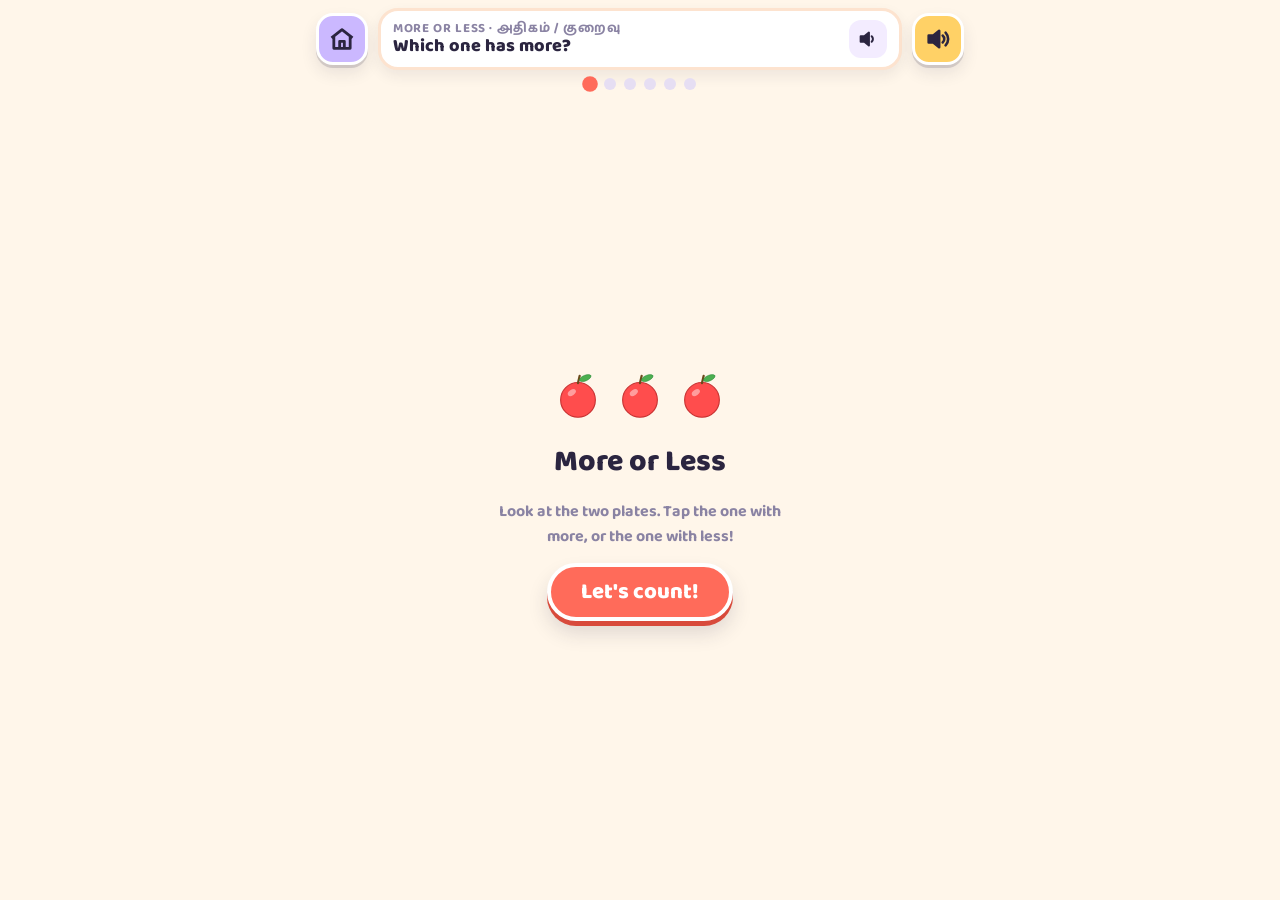
<file: compare/index.html>
<!doctype html>
<html lang="en">
<head>
<meta charset="utf-8">
<meta name="viewport" content="width=device-width,initial-scale=1,viewport-fit=cover,user-scalable=no">
<title>More or Less</title>
<meta name="theme-color" content="#fff6ea">
<link rel="manifest" href="../manifest.webmanifest">
<link rel="icon" href="../icons/icon-192.png">
<link rel="apple-touch-icon" href="../icons/icon-192.png">
<meta name="apple-mobile-web-app-capable" content="yes">
<link rel="preconnect" href="https://fonts.googleapis.com">
<link rel="stylesheet" href="https://fonts.googleapis.com/css2?family=Baloo+Thambi+2:wght@500;600;700;800&display=swap">
<link rel="stylesheet" href="../shared/kit.css">
<style>
#area{flex:1;min-height:0;display:flex;flex-direction:column;align-items:center;justify-content:center;gap:14px;padding-bottom:8px}
.start{display:flex;flex-direction:column;align-items:center;gap:14px;text-align:center}
.start h2{margin:0;font-size:30px;font-weight:800}
.start p{margin:0;color:var(--muted);font-weight:700;font-size:16px;max-width:32ch}
.start .art{display:flex;gap:6px;align-items:flex-end}
.plates{display:flex;gap:14px;width:100%;max-width:560px;justify-content:center}
.plate{flex:1;min-height:200px;border-radius:28px;border:5px solid #fff;background:var(--bk);box-shadow:0 5px 0 rgba(43,37,64,.14);display:flex;flex-direction:column;align-items:center;justify-content:center;padding:10px;cursor:pointer;gap:8px}
.plate .g{display:flex;flex-wrap:wrap;gap:4px;justify-content:center;align-content:center;flex:1}
.plate .g canvas{width:var(--os);height:var(--os)}
.plate b{font-size:40px;font-weight:800;color:var(--ink);min-height:44px;line-height:1}
.plate.ok{background:#d8f6e3;animation:bounceIn .4s}
.word{font:800 26px/1 var(--font);color:#ff6b5a;letter-spacing:.04em}
</style>
</head>
<body>
<div class="screen">
  <header class="gh">
    <a class="stk" href="../" style="--c:var(--lilac)" aria-label="All games" id="bHome"></a>
    <div class="card"><div class="txt"><span class="lbl" id="lbl">More or Less · அதிகம் / குறைவு</span><p class="say" id="say"></p></div><button class="hear" id="bHear" aria-label="Say it again"></button></div>
    <button class="stk" id="bSound" style="--c:var(--sun)"></button>
  </header>
  <div class="rounds" id="rounds"></div>
  <div id="area"></div>
</div>
<div id="overlay"></div>
<script src="../shared/kit.js"></script>
<script>
(function(){
"use strict";
const K=Kit,$=K.$,area=$("#area"),{circ,ell,rrect,fs,seg,poly}=K,PI=Math.PI,TAU=PI*2;
$("#bHome").innerHTML=K.HOME;$("#bHear").innerHTML=K.HEAR;K.soundButton($("#bSound"));
let sayText="",run=0,round=0,mistakes=0,TOTAL=5;
function say(t,parts){sayText=parts||t;$("#say").textContent=t;K.speak(sayText)}
$("#bHear").onclick=()=>K.speak(sayText);
function dots(){$("#rounds").innerHTML=Array.from({length:TOTAL},(_,i)=>`<i class="${i<round?"on":i===round?"cur":""}"></i>`).join("")}
function finishScreen(title,line,small,artName){K.confetti(70);K.speak(title.toLowerCase()+"! "+line);
  $("#overlay").innerHTML=`<div class="done" style="--doneBg:#ff6b5a"><h1>${title}</h1><div class="big" id="bigArt"></div><p>${line}<small>${small}</small></p><div class="stars">★★★</div><div class="btns"><button class="pill b" id="dAgain">Play again</button><a class="pill a" href="../" style="text-decoration:none">All games</a></div></div>`;
  $("#bigArt").append(K.art(artName,200));$("#dAgain").onclick=()=>{$("#overlay").innerHTML="";begin()};}

TOTAL=6;let busy=false;
const OB=["apple","mango","banana","orange","strawberry","star","ball","balloon","fish","flower","cupcake","cherry"];
function begin(){round=0;mistakes=0;next()}
function next(){run++;busy=false;dots();const gap=[4,3,3,2,2,1][round],mx=[5,6,7,8,9,10][round];let a,b;do{a=K.rint(1,mx);b=K.rint(1,mx)}while(Math.abs(a-b)<gap||a===b);
  const q=round<2?"more":K.pick(["more","less"]),obj=K.pick(OB),ans=q==="more"?(a>b?0:1):(a<b?0:1),nm=K.label(obj).toLowerCase(),pl=nm==="fish"?"fish":nm==="strawberry"?"strawberries":nm==="cherry"?"cherries":nm+"s";
  area.innerHTML=`<div class="word">${q==="more"?"MORE?":"LESS?"}</div><div class="plates" id="plates"></div>`;
  const r=area.getBoundingClientRect(),os=Math.floor(Math.min(56,(Math.min(r.width,560)/2-40)/3.2));
  [a,b].forEach((n,i)=>{const p=document.createElement("button");p.className="plate";p.id="plate"+i;p.style.setProperty("--bk",i?"#d9ecff":"#ffe3d1");p.style.setProperty("--os",os+"px");p.setAttribute("aria-label",(i?"Right":"Left")+" plate");
    const g=document.createElement("div");g.className="g";for(let k=0;k<n;k++)g.append(K.art(obj,os));const lab=document.createElement("b");p.append(g,lab);
    p.onclick=()=>{if(busy)return;if(i===ans){busy=true;p.classList.add("ok");document.querySelectorAll(".plate b").forEach((l,j)=>l.textContent=[a,b][j]);K.sfx.ding();
        const big=Math.max(a,b),small=Math.min(a,b);K.speak(q==="more"?`Yes! ${K.EN_NUM[big]} is more than ${K.EN_NUM[small]}`:`Yes! ${K.EN_NUM[small]} is less than ${K.EN_NUM[big]}`);
        const my=run;setTimeout(()=>{if(my!==run)return;round++;if(round>=TOTAL){dots();finishScreen("COUNTING STAR!","You know more and less!","அதிகம், குறைவு தெரியும்!","apple")}else next()},2600)}
      else{mistakes++;K.sfx.oops();K.shake(p);K.speak("Count again!")}};$("#plates").append(p)});
  say(`Which plate has ${q} ${pl}?`);}
function intro(){area.innerHTML=`<div class="start"><div class="art" id="sArt"></div><h2>More or Less</h2><p>Look at the two plates. Tap the one with more, or the one with less!</p><button class="go pulse" id="bGo">Let's count!</button></div>`;
  ["apple","apple","apple"].forEach(n=>$("#sArt").append(K.art(n,56)));dots();say("Which one has more?");$("#bGo").onclick=()=>{K.actx();K.sfx.pop();begin()}}
intro();

K.sw();
})();
</script>
</body>
</html>
</file>
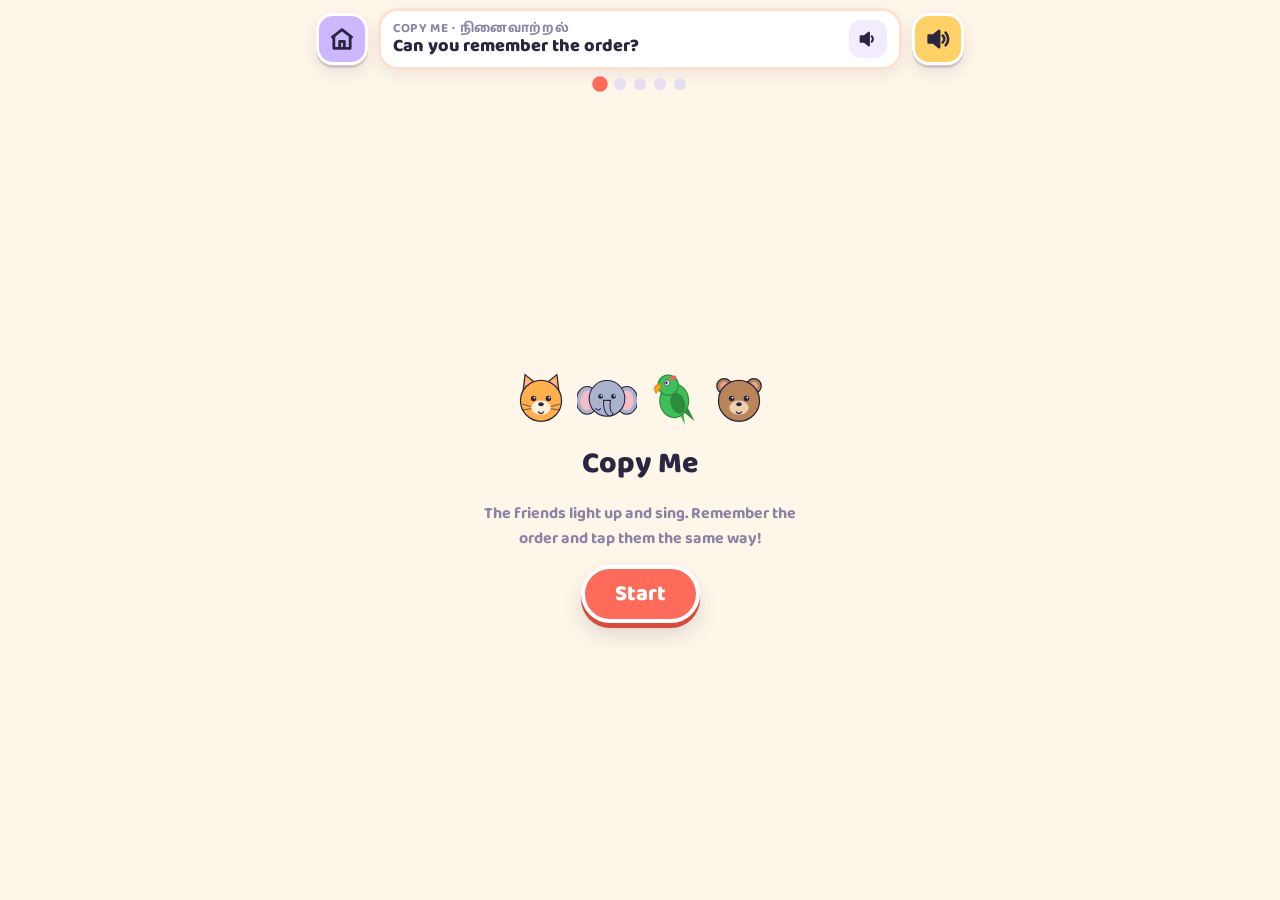
<file: copy/index.html>
<!doctype html>
<html lang="en">
<head>
<meta charset="utf-8">
<meta name="viewport" content="width=device-width,initial-scale=1,viewport-fit=cover,user-scalable=no">
<title>Copy Me</title>
<meta name="theme-color" content="#fff6ea">
<link rel="manifest" href="../manifest.webmanifest">
<link rel="icon" href="../icons/icon-192.png">
<link rel="apple-touch-icon" href="../icons/icon-192.png">
<meta name="apple-mobile-web-app-capable" content="yes">
<link rel="preconnect" href="https://fonts.googleapis.com">
<link rel="stylesheet" href="https://fonts.googleapis.com/css2?family=Baloo+Thambi+2:wght@500;600;700;800&display=swap">
<link rel="stylesheet" href="../shared/kit.css">
<style>
#area{flex:1;min-height:0;display:flex;flex-direction:column;align-items:center;justify-content:center;gap:14px;padding-bottom:8px}
.start{display:flex;flex-direction:column;align-items:center;gap:14px;text-align:center}
.start h2{margin:0;font-size:30px;font-weight:800}
.start p{margin:0;color:var(--muted);font-weight:700;font-size:16px;max-width:32ch}
.start .art{display:flex;gap:6px;align-items:flex-end}
.pads{display:grid;grid-template-columns:1fr 1fr;gap:14px;width:min(100%,420px);aspect-ratio:1;max-height:100%}
.pad{border:5px solid #fff;border-radius:30px;background:var(--c);box-shadow:0 6px 0 rgba(43,37,64,.18);display:grid;place-items:center;cursor:pointer;padding:0;transition:transform .12s,filter .12s;filter:saturate(.75) brightness(.95)}
.pad canvas{width:70%;height:70%;pointer-events:none}
.pad.lit{filter:saturate(1.3) brightness(1.15);transform:scale(1.06);box-shadow:0 0 0 6px #fff,0 0 30px var(--c)}
.pad:disabled{cursor:default}
.len{font-weight:800;color:var(--muted);font-size:16px}
</style>
</head>
<body>
<div class="screen">
  <header class="gh">
    <a class="stk" href="../" style="--c:var(--lilac)" aria-label="All games" id="bHome"></a>
    <div class="card"><div class="txt"><span class="lbl" id="lbl">Copy Me · நினைவாற்றல்</span><p class="say" id="say"></p></div><button class="hear" id="bHear" aria-label="Say it again"></button></div>
    <button class="stk" id="bSound" style="--c:var(--sun)"></button>
  </header>
  <div class="rounds" id="rounds"></div>
  <div id="area"></div>
</div>
<div id="overlay"></div>
<script src="../shared/kit.js"></script>
<script>
(function(){
"use strict";
const K=Kit,$=K.$,area=$("#area"),{circ,ell,rrect,fs,seg,poly}=K,PI=Math.PI,TAU=PI*2;
$("#bHome").innerHTML=K.HOME;$("#bHear").innerHTML=K.HEAR;K.soundButton($("#bSound"));
let sayText="",run=0,round=0,mistakes=0,TOTAL=5;
function say(t,parts){sayText=parts||t;$("#say").textContent=t;K.speak(sayText)}
$("#bHear").onclick=()=>K.speak(sayText);
function dots(){$("#rounds").innerHTML=Array.from({length:TOTAL},(_,i)=>`<i class="${i<round?"on":i===round?"cur":""}"></i>`).join("")}
function finishScreen(title,line,small,artName){K.confetti(70);K.speak(title.toLowerCase()+"! "+line);
  $("#overlay").innerHTML=`<div class="done" style="--doneBg:#8e6cff"><h1>${title}</h1><div class="big" id="bigArt"></div><p>${line}<small>${small}</small></p><div class="stars">★★★</div><div class="btns"><button class="pill b" id="dAgain">Play again</button><a class="pill a" href="../" style="text-decoration:none">All games</a></div></div>`;
  $("#bigArt").append(K.art(artName,200));$("#dAgain").onclick=()=>{$("#overlay").innerHTML="";begin()};}

const PADS=[{a:"cat",c:"#ff6b5a",f:330},{a:"elephant",c:"#3a9df0",f:392},{a:"bird",c:"#2ec27e",f:494},{a:"bear",c:"#ffb000",f:587}];
let seq=[],pos=0,busy=true,wrongs=0;TOTAL=5;const START=2;
function tone(f){const a=K.actx();if(!a||!K.sound)return;try{const o=a.createOscillator(),g=a.createGain(),t=a.currentTime;o.type="triangle";o.frequency.value=f;g.gain.setValueAtTime(.18,t);g.gain.exponentialRampToValueAtTime(.001,t+.45);o.connect(g).connect(a.destination);o.start(t);o.stop(t+.5)}catch(e){}}
function light(i,ms){const b=$("#pad"+i);if(!b)return;b.classList.add("lit");tone(PADS[i].f);setTimeout(()=>b.classList.remove("lit"),ms||420)}
function setBusy(v){busy=v;document.querySelectorAll(".pad").forEach(b=>b.disabled=v)}
async function play(){setBusy(true);const my=run;$("#say").textContent="Watch carefully…";await new Promise(r=>setTimeout(r,700));
  for(const i of seq){if(my!==run)return;light(i,450);await new Promise(r=>setTimeout(r,650))}if(my!==run)return;pos=0;setBusy(false);say("Your turn! Copy me");if(K.tv)K.focus($("#pad0"))}
function press(i){if(busy)return;light(i,250);if(i!==seq[pos]){mistakes++;wrongs++;K.sfx.oops();K.shake($("#pads"));say("Oops! Watch again");setTimeout(play,1000);return}
  pos++;if(pos===seq.length){setBusy(true);K.sfx.ding();round++;dots();K.store.set("kc_best",Math.max(K.store.get("kc_best",0),seq.length));
    if(round>=TOTAL){setTimeout(()=>{K.sfx.yay();finishScreen("SUPER MEMORY!",`You remembered ${seq.length} in a row!`,"Best: "+K.store.get("kc_best",0),"star")},500);return}
    K.toast(K.praise());K.speak(K.praise()+" One more!");seq.push(K.rint(0,3));$("#len").textContent="Remember "+seq.length;setTimeout(play,1500)}}
function begin(){run++;round=0;mistakes=0;wrongs=0;dots();seq=Array.from({length:START},()=>K.rint(0,3));
  area.innerHTML=`<div class="len" id="len">Remember ${seq.length}</div><div class="pads" id="pads"></div>`;
  PADS.forEach((p,i)=>{const b=document.createElement("button");b.className="pad";b.id="pad"+i;b.style.setProperty("--c",p.c);b.setAttribute("aria-label",K.label(p.a));b.append(K.art(p.a,140));b.onclick=()=>press(i);$("#pads").append(b)});
  const r=area.getBoundingClientRect(),sz=Math.min(r.width,r.height-40,420);$("#pads").style.width=sz+"px";
  say("Watch the friends light up, then copy them!");setTimeout(play,1600)}
function intro(){area.innerHTML=`<div class="start"><div class="art" id="sArt"></div><h2>Copy Me</h2><p>The friends light up and sing. Remember the order and tap them the same way!</p><button class="go pulse" id="bGo">Start</button></div>`;
  PADS.forEach(p=>$("#sArt").append(K.art(p.a,60)));dots();say("Can you remember the order?");$("#bGo").onclick=()=>{K.actx();K.sfx.pop();begin()}}
intro();

K.sw();
})();
</script>
</body>
</html>
</file>
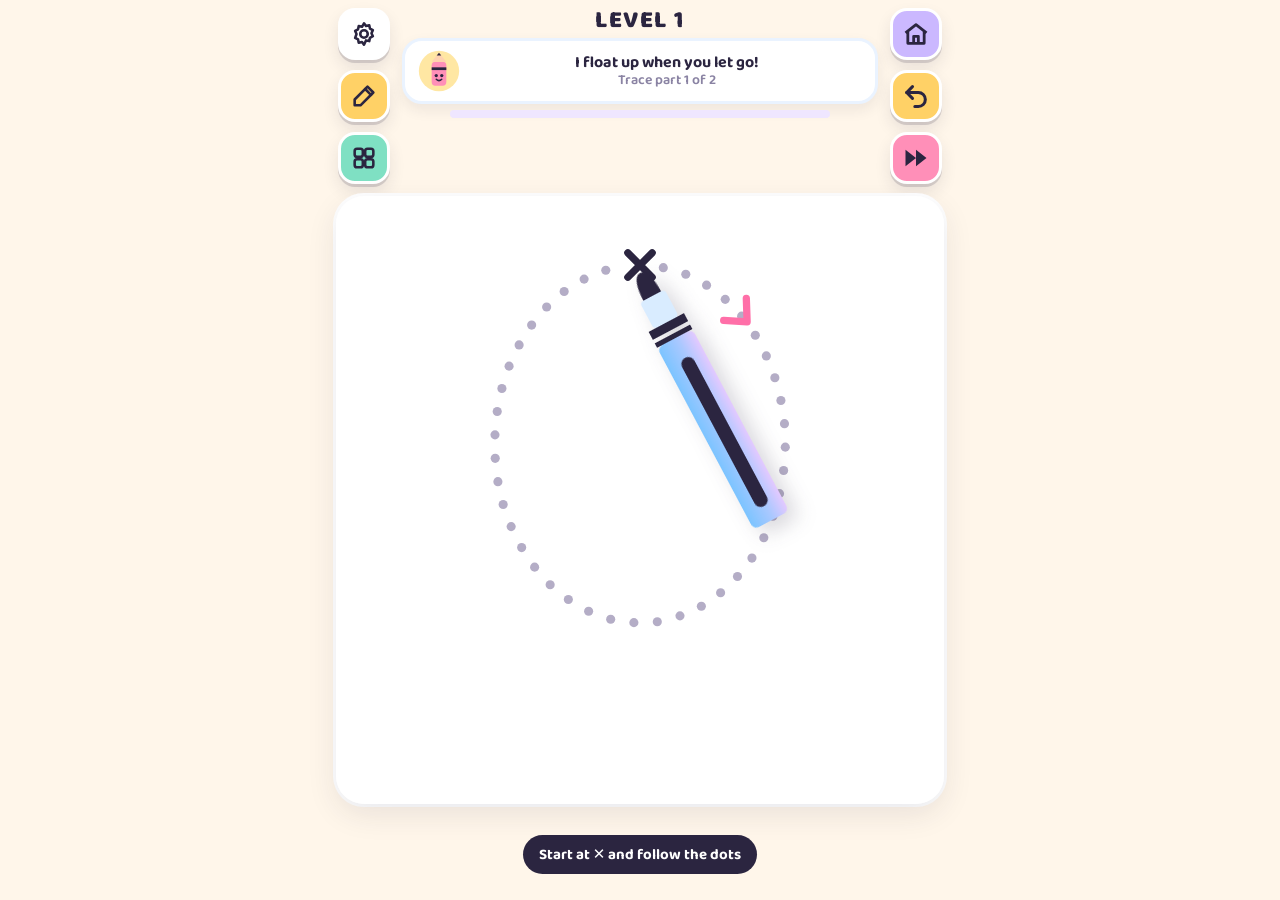
<file: crayons/index.html>
<!doctype html>
<html lang="en">
<head>
<meta charset="utf-8">
<meta name="viewport" content="width=device-width,initial-scale=1,viewport-fit=cover,user-scalable=no">
<title>Kutty Crayons</title>
<meta name="theme-color" content="#fff6ea">
<meta name="description" content="Trace the dots and colour the picture — a kids drawing game.">
<link rel="manifest" href="../manifest.webmanifest">
<link rel="icon" href="../icons/icon-192.png">
<link rel="apple-touch-icon" href="../icons/icon-192.png">
<meta name="apple-mobile-web-app-capable" content="yes">
<meta name="mobile-web-app-capable" content="yes">
<meta name="apple-mobile-web-app-title" content="Kutty Crayons">
<style>html{box-sizing:border-box;height:100%;padding-top:env(safe-area-inset-top,0px);padding-bottom:env(safe-area-inset-bottom,0px)}*,*::before,*::after{box-sizing:inherit}body{margin:0;font-size:14px}[hidden]{display:none!important}</style>
<link rel="preconnect" href="https://fonts.googleapis.com">
<link rel="stylesheet" href="https://fonts.googleapis.com/css2?family=Baloo+Thambi+2:wght@500;600;700;800&display=swap">
<style>
/* Layout: one-screen game — sticker buttons flank a riddle card; a paper sheet fills the middle; the dock below changes per step (trace hint → colour squares + ✓). Single bright "crayon box" look on purpose. */
:root{
  --paper:#fff6ea; --sheet:#ffffff; --ink:#2b2540; --muted:#8a83a3;
  --sky:#8fd3ff; --lilac:#cbb8ff; --sun:#ffd166; --pink:#ff8fb8; --mint:#7fe0c3; --grape:#c7a4ff; --slime:#9be37a;
  --tip:#2b2540;
  --font:"Baloo Thambi 2","Nirmala UI","Latha",system-ui,sans-serif;
  color-scheme:light;
}
html,body{height:100%}
body{background:var(--paper);color:var(--ink);font-family:var(--font);overflow:hidden;-webkit-user-select:none;user-select:none;-webkit-tap-highlight-color:transparent}
#app{height:100%;display:flex;flex-direction:column;gap:8px;padding-left:max(16px,env(safe-area-inset-left,0px));padding-right:max(16px,env(safe-area-inset-right,0px));padding-block:8px;box-sizing:border-box;max-width:640px;margin:0 auto}
header{display:grid;grid-template-columns:56px 1fr 56px;gap:10px;align-items:start}
.col{display:flex;flex-direction:column;gap:10px;align-items:center}
.stk{text-decoration:none;width:52px;height:52px;border-radius:17px;border:3px solid #fff;background:var(--c,var(--sky));box-shadow:0 3px 0 rgba(43,37,64,.16),0 8px 16px rgba(43,37,64,.10);display:grid;place-items:center;cursor:pointer;padding:0;color:var(--ink);transition:transform .12s}
.stk:active{transform:translateY(2px) scale(.96)}
button:focus-visible{outline:3px solid var(--ink);outline-offset:2px}
.stk svg{width:28px;height:28px}
.mid{display:flex;flex-direction:column;align-items:center;gap:6px;min-width:0}
.lvl{font-weight:800;font-size:24px;letter-spacing:.06em;line-height:1}
.card{display:flex;align-items:center;gap:10px;background:var(--sheet);border:3px solid #eaf3ff;border-radius:20px;padding:8px 12px;box-shadow:0 6px 14px rgba(43,37,64,.08);width:100%;box-sizing:border-box;min-height:66px}
.card>svg{flex:none;width:44px;height:44px}
.card .txt{min-width:0;text-align:center;flex:1}
#clue{margin:0;font-weight:700;font-size:16px;line-height:1.2;text-wrap:balance}
#word{display:block;font-weight:600;font-size:14px;color:var(--muted);line-height:1.2}
.bar{width:80%;height:8px;border-radius:8px;background:#efe6ff;overflow:hidden}
.bar i{display:block;height:100%;width:0;background:linear-gradient(90deg,var(--pink),var(--sun));border-radius:8px;transition:width .2s}
#stage{flex:1;min-height:0;position:relative;touch-action:none}
#board{position:absolute;left:50%;top:50%;transform:translate(-50%,-50%);border-radius:28px;overflow:hidden;background:var(--sheet);box-shadow:0 10px 30px rgba(43,37,64,.10),0 0 0 3px #fff}
#board canvas{position:absolute;inset:0}
#dock{display:flex;flex-direction:column;gap:8px;min-height:76px;justify-content:center}
.hint{align-self:center;background:var(--ink);color:#fff;font-weight:700;font-size:15px;border-radius:999px;padding:8px 16px;text-align:center}
.opts{display:flex;gap:12px;align-items:center;justify-content:center;min-height:72px}
.opt{width:58px;height:58px;border-radius:18px;border:4px solid #fff;background:var(--c);box-shadow:0 3px 0 rgba(43,37,64,.16),0 8px 14px rgba(43,37,64,.10);cursor:pointer;padding:0;transition:transform .15s}
.opt[aria-pressed="true"]{transform:translateY(-6px) scale(1.06);box-shadow:0 0 0 3px var(--ink),0 10px 16px rgba(43,37,64,.18)}
.opt.more{background:conic-gradient(#ff5a5f,#ffd23f,#2ec27e,#4cc9f0,#8e6cff,#ff7ac6,#ff5a5f);display:grid;place-items:center;color:#fff;font:800 26px/1 var(--font);text-shadow:0 1px 2px rgba(0,0,0,.35)}
.opts.wiggle .opt{animation:wig .4s}
@keyframes wig{25%{transform:rotate(-8deg)}75%{transform:rotate(8deg)}}
.check{width:64px;height:64px;border-radius:50%;border:4px solid #fff;background:#3ccf6a;display:grid;place-items:center;cursor:pointer;box-shadow:0 4px 0 #2a9e4f,0 10px 18px rgba(43,37,64,.18);padding:0;animation:pop .35s cubic-bezier(.3,1.6,.5,1)}
.check svg{width:34px;height:34px}
@keyframes pop{from{transform:scale(.3)}}
.palette{display:flex;gap:6px;overflow-x:auto;padding:4px 2px;scrollbar-width:none;justify-content:flex-start}
.palette::-webkit-scrollbar{display:none}
.sw{flex:none;width:36px;height:36px;border-radius:12px;border:3px solid #fff;background:var(--c);cursor:pointer;padding:0;box-shadow:0 2px 0 rgba(43,37,64,.14)}
.sw[aria-pressed="true"]{box-shadow:0 0 0 3px var(--ink)}
.tools{display:flex;gap:8px;align-items:center}
.tool{flex:1;min-width:0;height:54px;border-radius:16px;border:3px solid #fff;background:#f3ecff;display:flex;flex-direction:column;align-items:center;justify-content:center;font:700 12px/1 var(--font);color:var(--ink);cursor:pointer;box-shadow:0 3px 0 rgba(43,37,64,.12);gap:2px;padding:0}
.tool svg{width:24px;height:24px}
.tool[aria-pressed="true"]{background:var(--sun)}
#marker{position:fixed;left:0;top:0;width:52px;height:280px;pointer-events:none;z-index:20;transform-origin:26px 0;will-change:transform}
#marker svg{width:100%;height:100%;display:block;filter:drop-shadow(6px 10px 10px rgba(43,37,64,.18))}
#marker.idle svg{animation:bob 1.4s ease-in-out infinite}
@keyframes bob{50%{transform:translateY(-8px)}}
.m-tip{fill:var(--tip)}
.toast{position:fixed;left:50%;top:42%;transform:translate(-50%,-50%) scale(.6);opacity:0;background:var(--sheet);border:4px solid var(--sun);border-radius:24px;padding:12px 22px;font-weight:800;font-size:26px;z-index:30;pointer-events:none;transition:all .35s cubic-bezier(.3,1.6,.5,1);text-align:center;box-shadow:0 12px 30px rgba(43,37,64,.18);max-width:80vw}
.toast.on{opacity:1;transform:translate(-50%,-50%) scale(1)}
.toast small{display:block;font-size:15px;font-weight:600;color:var(--muted)}
.conf{position:fixed;top:-20px;width:10px;height:14px;border-radius:3px;z-index:60;pointer-events:none;animation:fall var(--d) cubic-bezier(.25,.6,.45,1) forwards}
@keyframes fall{to{transform:translate(var(--dx),110vh) rotate(var(--r))}}
.sheet{position:fixed;inset:0;background:rgba(43,37,64,.35);z-index:40;display:flex;align-items:flex-end;justify-content:center}
.sheet>div{background:var(--paper);width:100%;max-width:640px;border-radius:28px 28px 0 0;padding:18px max(16px,env(safe-area-inset-right,0px)) calc(18px + env(safe-area-inset-bottom,0px)) max(16px,env(safe-area-inset-left,0px));box-sizing:border-box;max-height:85%;overflow:auto}
.sheet h2{margin:0 0 12px;font-size:22px;font-weight:800;text-align:center}
.grid{display:grid;grid-template-columns:repeat(auto-fill,minmax(92px,1fr));gap:10px}
.tile{border:3px solid #fff;background:var(--sheet);border-radius:20px;padding:6px 4px 8px;display:flex;flex-direction:column;align-items:center;gap:2px;cursor:pointer;font:700 13px/1.1 var(--font);color:var(--ink);box-shadow:0 3px 0 rgba(43,37,64,.10)}
.tile canvas{width:64px;height:64px}
.tile[disabled]{opacity:.45;cursor:not-allowed}
.tile .st{font-size:12px;color:#e7a500;letter-spacing:1px;min-height:14px}
.row{display:flex;gap:10px;flex-wrap:wrap}
.row .tool{flex:1 1 140px;font-size:15px;flex-direction:row;gap:8px}
/* completed screen */
.done{position:fixed;inset:0;z-index:50;background:var(--grape);display:flex;flex-direction:column;align-items:center;overflow:auto;padding:calc(env(safe-area-inset-top,0px) + 8px) max(16px,env(safe-area-inset-right,0px)) calc(env(safe-area-inset-bottom,0px) + 20px) max(16px,env(safe-area-inset-left,0px));box-sizing:border-box}
.slime{position:absolute;left:0;top:0;width:100%;height:110px;pointer-events:none}
.done h1{position:relative;margin:26px 0 14px;font-weight:800;font-size:40px;color:#fff6c9;letter-spacing:.03em;-webkit-text-stroke:2px #8a5a00;paint-order:stroke fill;text-shadow:0 4px 0 #b97f00;animation:pop .5s cubic-bezier(.3,1.6,.5,1)}
.post{position:relative;width:min(300px,86vw);background:#fff;border-radius:18px;padding:10px;box-shadow:0 14px 30px rgba(43,37,64,.25);transform:rotate(-2deg);animation:pop .5s .1s both cubic-bezier(.3,1.6,.5,1)}
.post .who{display:flex;align-items:center;gap:8px;font-weight:800;font-size:14px;padding:0 2px 8px}
.post .who b{width:28px;height:28px;border-radius:50%;background:linear-gradient(135deg,var(--sun),var(--pink));display:block}
.post .who span:last-child{margin-left:auto;color:var(--muted);letter-spacing:2px}
.post img{width:100%;aspect-ratio:1;display:block;border-radius:12px;background:#fff;border:1px solid #f0ebf7}
.post .acts{display:flex;gap:12px;padding:8px 2px 0;align-items:center}
.post .acts svg{width:24px;height:24px}
.post .cap{font-weight:800;font-size:15px;padding:2px 2px 0}
.post .cap small{display:block;font-weight:600;color:var(--muted);font-size:13px}
.acc{width:min(300px,86vw);margin-top:18px;color:#fff;font-weight:800;text-align:center}
.acc .tr{height:16px;border-radius:10px;background:rgba(255,255,255,.4);overflow:hidden;margin-top:4px;border:2px solid #fff}
.acc .tr i{display:block;height:100%;background:var(--sun);width:0;transition:width 1.1s .4s cubic-bezier(.2,.8,.3,1)}
.acc .stars{font-size:30px;color:#ffe066;letter-spacing:4px;text-shadow:0 2px 0 #b97f00;margin-top:6px}
.btns{display:flex;gap:14px;margin-top:18px}
.pill{border:4px solid #fff;border-radius:999px;padding:10px 26px;font:800 20px/1 var(--font);color:#fff;cursor:pointer;box-shadow:0 4px 0 rgba(43,37,64,.25)}
.pill.r{background:#3a9df0}.pill.n{background:#3ccf6a}
@media (prefers-reduced-motion:reduce){#marker.idle svg{animation:none}.conf{display:none}.toast,.done h1,.post,.check{transition:opacity .2s;animation:none}}
</style>

</head>
<body>
<div id="app">
  <header>
    <div class="col">
      <button class="stk" id="bSet" style="--c:#fff" aria-label="Settings"><svg viewBox="0 0 24 24" fill="none" stroke="currentColor" stroke-width="2.2" stroke-linejoin="round"><path d="M12 2.8l1.7 2.3 2.8-.6.6 2.8 2.5 1.4-1.2 2.6 1.2 2.6-2.5 1.4-.6 2.8-2.8-.6L12 21.2l-1.7-2.3-2.8.6-.6-2.8-2.5-1.4L5.6 12 4.4 9.4l2.5-1.4.6-2.8 2.8.6z"/><circle cx="12" cy="12" r="3.2"/></svg></button>
      <button class="stk" id="bDoodle" style="--c:var(--sun)" aria-label="Doodle pad"><svg viewBox="0 0 24 24" fill="none" stroke="currentColor" stroke-width="2.2" stroke-linecap="round" stroke-linejoin="round"><path d="M15 4l5 5L9 20H4v-5z"/><path d="M13 6l5 5"/></svg></button>
      <button class="stk" id="bLevels" style="--c:var(--mint)" aria-label="All levels"><svg viewBox="0 0 24 24" fill="none" stroke="currentColor" stroke-width="2.2" stroke-linejoin="round"><rect x="4" y="4" width="7" height="7" rx="2"/><rect x="13" y="4" width="7" height="7" rx="2"/><rect x="4" y="13" width="7" height="7" rx="2"/><rect x="13" y="13" width="7" height="7" rx="2"/></svg></button>
    </div>
    <div class="mid">
      <div class="lvl" id="lvl">LEVEL 1</div>
      <div class="card">
        <svg viewBox="0 0 48 48" aria-hidden="true"><circle cx="24" cy="24" r="22" fill="#ffe7a3"/><rect x="16" y="14" width="16" height="26" rx="4" fill="#ff8fb8"/><path d="M16 14l8-10 8 10z" fill="#ffd2b0"/><path d="M21.5 7.2L24 4l2.5 3.2z" fill="#2b2540"/><rect x="16" y="20" width="16" height="3" fill="#2b2540"/><circle cx="21" cy="29" r="1.8" fill="#2b2540"/><circle cx="27" cy="29" r="1.8" fill="#2b2540"/><path d="M21 33q3 3 6 0" stroke="#2b2540" stroke-width="1.6" fill="none" stroke-linecap="round"/></svg>
        <div class="txt"><p id="clue">Guess who?</p><span id="word"></span></div>
      </div>
      <div class="bar" id="bar"><i id="barFill"></i></div>
    </div>
    <div class="col">
      <a class="stk" id="bHome" href="../" style="--c:var(--lilac)" aria-label="All games"><svg viewBox="0 0 24 24" fill="none" stroke="currentColor" stroke-width="2.4" stroke-linejoin="round"><path d="M3 11l9-7 9 7"/><path d="M5 10v10h14V10"/><path d="M10 20v-6h4v6"/></svg></a>
      <button class="stk" id="bUndo" style="--c:var(--sun)" aria-label="Undo"><svg viewBox="0 0 24 24" fill="none" stroke="currentColor" stroke-width="2.6" stroke-linecap="round" stroke-linejoin="round"><path d="M9 4L4 9l5 5"/><path d="M4 9h10a6 6 0 010 12h-3"/></svg></button>
      <button class="stk" id="bSkip" style="--c:var(--pink)" aria-label="Skip this step"><svg viewBox="0 0 24 24" fill="currentColor"><path d="M3 5l9 7-9 7zM12 5l9 7-9 7z"/></svg></button>
    </div>
  </header>

  <div id="stage" tabindex="0" data-tvfirst="1" aria-label="Drawing board">
    <div id="board"><canvas id="paint"></canvas><canvas id="lines"></canvas><canvas id="trace"></canvas></div>
  </div>

  <div id="dock"></div>
</div>

<div id="marker" class="idle" hidden><svg viewBox="0 0 52 280" aria-hidden="true">
  <defs><linearGradient id="mb" x1="0" x2="1"><stop offset="0" stop-color="#7cc4ff"/><stop offset=".55" stop-color="#a9c8ff"/><stop offset="1" stop-color="#e3c9ff"/></linearGradient></defs>
  <path class="m-tip" d="M26 0c7 0 10 12 10 26H16C16 12 19 0 26 0z"/>
  <rect x="12" y="26" width="28" height="30" rx="4" fill="#d9ecff"/>
  <rect class="m-tip" x="6" y="56" width="40" height="9"/>
  <rect class="m-tip" x="6" y="69" width="40" height="5"/>
  <rect x="6" y="74" width="40" height="206" rx="6" fill="url(#mb)"/>
  <rect class="m-tip" x="19" y="96" width="14" height="168" rx="7"/>
</svg></div>
<div class="toast" id="toast"></div>
<div id="overlay"></div>

<script src="../shared/kit.js"></script>
<script>
(function(){
const $=s=>document.querySelector(s);
const store={get(k,d){try{const v=localStorage.getItem(k);return v==null?d:JSON.parse(v)}catch(e){return d}},set(k,v){try{localStorage.setItem(k,JSON.stringify(v))}catch(e){}}};

/* ---------- shape helpers (100×100 unit box) ---------- */
const PI=Math.PI;
function arc(cx,cy,rx,ry,a0,a1,n=56){const p=[];for(let i=0;i<=n;i++){const a=a0+(a1-a0)*i/n;p.push([cx+rx*Math.cos(a),cy+ry*Math.sin(a)])}return p}
const circ=(cx,cy,r)=>arc(cx,cy,r,r,-PI/2,1.5*PI,Math.max(24,Math.round(r*4)));
function poly(pts,closed=true){const P=closed?[...pts,pts[0]]:pts,o=[];for(let i=0;i<P.length-1;i++){const a=P[i],b=P[i+1];for(let j=0;j<12;j++)o.push([a[0]+(b[0]-a[0])*j/12,a[1]+(b[1]-a[1])*j/12])}o.push(P[P.length-1].slice());return o}
function smooth(pts,closed=true,seg=14){const n=pts.length,o=[],g=i=>closed?pts[(i+n)%n]:pts[Math.max(0,Math.min(n-1,i))];const last=closed?n:n-1;
  for(let i=0;i<last;i++){const p0=g(i-1),p1=g(i),p2=g(i+1),p3=g(i+2);for(let s=0;s<seg;s++){const t=s/seg,t2=t*t,t3=t2*t;o.push([0,1].map(k=>.5*((2*p1[k])+(-p0[k]+p2[k])*t+(2*p0[k]-5*p1[k]+4*p2[k]-p3[k])*t2+(-p0[k]+3*p1[k]-3*p2[k]+p3[k])*t3)))}}
  o.push((closed?pts[0]:pts[n-1]).slice());return o}
const lerp=(a,b,t)=>[a[0]+(b[0]-a[0])*t,a[1]+(b[1]-a[1])*t];
const mirror=pts=>pts.map(p=>[100-p[0],p[1]]);

const C={red:"#ff5a5f",orange:"#ff9f1c",yellow:"#ffd23f",lime:"#9be15d",green:"#2ec27e",teal:"#18c5c5",sky:"#4cc9f0",blue:"#3a6df0",purple:"#8e6cff",pink:"#ff7ac6",blush:"#ffc2d9",lilac:"#d7c6ff",peach:"#ffd9b8",brown:"#a0643c",tan:"#f2b56b",grey:"#8d8a99",ink:"#2b2540",white:"#ffffff"};
const ALL=["red","orange","yellow","lime","green","teal","sky","blue","purple","pink","blush","lilac","peach","tan","brown","grey","ink","white"].map(k=>C[k]);

/* parts: traced one after another. regions: coloured back-to-front; a number points at a part. */
const wingL=smooth([[48,46],[36,24],[18,20],[10,34],[22,50],[12,64],[20,80],[38,76],[48,56]]);
const LEVELS=[
 {name:"Balloon",ta:"பலூன்",clue:"I float up when you let go!",
  parts:[arc(50,40,26,32,-PI/2,1.5*PI),smooth([[50,77],[44,84],[56,90],[50,98]],false)],
  details:d=>{d.line(poly([[46,77],[54,77],[50,71.5]]));d.line(arc(40,28,9,12,PI*1.05,PI*1.4,20))},
  regions:[{s:[0],o:[C.red,C.pink,C.sky]},{s:[poly([[46,77],[54,77],[50,71.5]])],o:[C.yellow,C.red]}]},
 {name:"Sun",ta:"சூரியன்",clue:"I wake up before you do!",
  parts:[circ(50,50,22),smooth(Array.from({length:16},(_,i)=>{const a=-PI/2+i*PI/8,r=i%2?31:42;return[50+r*Math.cos(a),50+r*Math.sin(a)]}))],
  details:d=>{d.dot(43,46,2.4);d.dot(57,46,2.4);d.line(arc(50,51,8,6,.15*PI,.85*PI,20));d.line(circ(38,56,3.4));d.line(circ(62,56,3.4))},
  regions:[{s:[1],o:[C.orange,C.yellow,C.red]},{s:[0],o:[C.yellow,C.peach,C.orange]},{s:[circ(38,56,3.4),circ(62,56,3.4)],o:[C.pink,C.red]}]},
 {name:"Mango",ta:"மாம்பழம்",clue:"I'm the king of summer fruits!",
  parts:[smooth([[46,24],[62,22],[76,32],[82,50],[78,70],[64,86],[46,90],[30,82],[24,66],[30,50],[36,36]]),smooth([[52,15],[64,6],[80,10],[66,18]])],
  details:d=>{d.line([[50,23],[52,14]]);d.line(arc(40,50,8,14,PI*.95,PI*1.3,20));d.line(smooth([[55,14],[66,11],[76,11]],false))},
  regions:[{s:[0],o:[C.yellow,C.orange,C.lime]},{s:[1],o:[C.green,C.lime]}]},
 {name:"Fish",ta:"மீன்",clue:"I never take off my swimsuit!",
  parts:[smooth([[14,50],[26,36],[46,30],[64,36],[72,50],[64,64],[46,70],[26,64]]),smooth([[68,50],[88,32],[82,50],[88,68]])],
  details:d=>{d.line(smooth([[40,33],[50,19],[62,34]]));d.line(circ(28,46,4.5));d.dot(29,46,1.8);d.line(smooth([[40,38],[44,50],[40,62]],false));d.line(arc(54,48,5,5,-.5*PI,.5*PI,14));d.line(circ(10,30,3));d.line(circ(6,20,2))},
  regions:[{s:[1],o:[C.orange,C.purple,C.sky]},{s:[smooth([[40,33],[50,19],[62,34]])],o:[C.pink,C.yellow,C.teal]},{s:[0],o:[C.orange,C.sky,C.yellow]}]},
 {name:"Ice cream",ta:"ஐஸ்கிரீம்",clue:"I'm cool, but I melt in the sun!",
  parts:[poly([[30,53],[70,53],[50,94]]),smooth([[26,52],[28,36],[38,26],[50,23],[62,26],[72,36],[74,52],[68,57],[62,52],[56,59],[50,53],[44,59],[38,52],[32,57]]),circ(50,18,5)],
  details:d=>{const A=[30,53],B=[70,53],Cc=[50,94];for(const t of [.16,.44]){d.line([lerp(A,Cc,t),lerp(B,Cc,t+.36)]);d.line([lerp(B,Cc,t),lerp(A,Cc,t+.36)])}d.line(smooth([[51,13],[54,8],[60,6]],false));d.line(arc(38,38,5,7,PI*1.05,PI*1.45,14))},
  regions:[{s:[0],o:[C.tan,C.brown,C.yellow]},{s:[1],o:[C.pink,C.lime,C.brown]},{s:[2],o:[C.red,C.pink]}]},
 {name:"House",ta:"வீடு",clue:"I have a door but no feet!",
  parts:[poly([[20,90],[20,50],[80,50],[80,90]]),poly([[12,52],[50,18],[88,52]])],
  details:d=>{d.line(poly([[43,90],[43,68],[57,68],[57,90]],false));d.dot(54,80,1.4);
   for(const x of [26,62]){d.line(poly([[x,60],[x+12,60],[x+12,72],[x,72]]));d.line([[x+6,60],[x+6,72]]);d.line([[x,66],[x+12,66]])}d.line(circ(50,38,4))},
  regions:[{s:[0],o:[C.yellow,C.peach,C.sky]},{s:[poly([[26,60],[38,60],[38,72],[26,72]]),poly([[62,60],[74,60],[74,72],[62,72]])],o:[C.sky,C.yellow]},{s:[poly([[43,90],[43,68],[57,68],[57,90]])],o:[C.brown,C.red,C.green]},{s:[1],o:[C.red,C.brown,C.purple]}]},
 {name:"Car",ta:"கார்",clue:"I go beep beep on the road!",
  parts:[poly([[10,70],[10,56],[24,52],[34,36],[66,36],[78,52],[90,56],[90,70]]),circ(30,72,9),circ(72,72,9)],
  details:d=>{d.line(poly([[37,40],[48,40],[48,52],[29,52]]));d.line(poly([[54,40],[64,40],[73,52],[54,52]]));d.line([[51,40],[51,68]]);d.line(circ(30,72,3.5));d.line(circ(72,72,3.5));d.line(circ(85,61,2.6))},
  regions:[{s:[0],o:[C.red,C.blue,C.yellow]},{s:[poly([[37,40],[48,40],[48,52],[29,52]]),poly([[54,40],[64,40],[73,52],[54,52]])],o:[C.sky,C.lilac]},{s:[1,2],o:[C.ink,C.grey]},{s:[circ(30,72,3.5),circ(72,72,3.5),circ(85,61,2.6)],o:[C.yellow,C.white]}]},
 {name:"Bunny",ta:"முயல்",clue:"I hop, hop, hop for carrots!",
  parts:[smooth([[18,74],[28,65],[50,62],[72,66],[86,74],[72,82],[50,86],[28,83]]),smooth([[20,70],[8,60],[4,72],[8,84],[20,78]]),
   smooth([[36,52],[34,40],[38,30],[40,14],[44,8],[48,14],[48,26],[52,26],[56,14],[60,8],[64,14],[66,30],[70,40],[68,52],[60,60],[44,60]])],
  details:d=>{d.line(smooth([[41,27],[43.5,14],[46,27]]));d.line(smooth([[55,27],[58,14],[62,27]]));d.dot(45,44,2.5);d.dot(59,44,2.5);
   d.line(arc(49.5,49.5,2.5,2.2,.1*PI,.9*PI,12));d.line(arc(54.5,49.5,2.5,2.2,.1*PI,.9*PI,12));d.line(circ(42,64,4.5));d.line(circ(62,64,4.5));
   d.line([[40,72],[45,73.5]]);d.line([[56,78],[62,76.5]]);d.line([[70,70],[74,72]])},
  regions:[{s:[1],o:[C.green,C.lime,C.purple]},{s:[2],o:[C.blush,C.lilac,C.peach]},{s:[smooth([[41,27],[43.5,14],[46,27]]),smooth([[55,27],[58,14],[62,27]])],o:[C.pink,C.purple]},{s:[0],o:[C.orange,C.red,C.yellow]},{s:[circ(42,64,4.5),circ(62,64,4.5)],o:[C.pink,C.white]}]},
 {name:"Butterfly",ta:"வண்ணத்துப்பூச்சி",clue:"I was a caterpillar once!",
  parts:[wingL,mirror(wingL),smooth([[50,30],[54,38],[54,70],[50,80],[46,70],[46,38]])],
  details:d=>{d.line(smooth([[49,31],[44,20],[38,17]],false));d.line(smooth([[51,31],[56,20],[62,17]],false));d.dot(37,17,1.8);d.dot(63,17,1.8);
   for(const c of [[28,36,5],[72,36,5],[30,68,4],[70,68,4]])d.line(circ(...c))},
  regions:[{s:[0],o:[C.purple,C.pink,C.sky]},{s:[1],o:[C.purple,C.pink,C.sky]},{s:[circ(28,36,5),circ(72,36,5),circ(30,68,4),circ(70,68,4)],o:[C.yellow,C.white,C.orange]},{s:[2],o:[C.brown,C.ink,C.yellow]}]},
];
const DOODLE={name:"Doodle pad",ta:"ஓவியம்",clue:"Draw anything you like!",parts:[],details:()=>{},regions:[]};

/* ---------- state ---------- */
const stage=$("#stage"),board=$("#board"),paint=$("#paint"),lines=$("#lines"),trace=$("#trace"),marker=$("#marker");
const pctx=paint.getContext("2d",{willReadFrequently:true}),lctx=lines.getContext("2d"),tctx=trace.getContext("2d");
const scratch=document.createElement("canvas").getContext("2d");
const dpr=Math.min(window.devicePixelRatio||1,2);
let S=0,levelIdx=store.get("kc_level",0),mode="trace",doodle=false;
let prog=store.get("kc_prog2",{unlocked:1,stars:{}});
let part=0,dots=[],strokes=[],cur=null,waitUp=false,ink={on:0,all:0};
let reg=0,regPath=null,samples=[],covered=null,coverHist=[],color=C.red,showMore=false,checkShown=false;
let undo=[],tool="brush",sound=store.get("kc_sound",true),stampN=0;
const K=()=>S*.0092,O=()=>S*.04;
const toPx=u=>O()+u*K(),toU=p=>(p-O())/K();
const level=()=>doodle?DOODLE:LEVELS[levelIdx];

/* ---------- audio ---------- */
let ac=null,lastBlip=0;
function tone(f,t=.08,type="sine",v=.12,delay=0){if(!sound)return;try{ac=ac||new (window.AudioContext||window.webkitAudioContext)();const o=ac.createOscillator(),g=ac.createGain(),s=ac.currentTime+delay;o.type=type;o.frequency.value=f;g.gain.setValueAtTime(v,s);g.gain.exponentialRampToValueAtTime(.001,s+t);o.connect(g).connect(ac.destination);o.start(s);o.stop(s+t+.02)}catch(e){}}
const chime=()=>[523,659,784,1046].forEach((f,i)=>tone(f,.25,"triangle",.14,i*.09));
function blip(fr){const n=performance.now();if(n-lastBlip<55)return;lastBlip=n;tone(420+fr*700,.06,"sine",.09)}

/* ---------- drawing the picture ---------- */
function drawPic(ctx,lv,size,nParts=lv.parts.length,detailA=1){
  const k=size*.0092,o=size*.04,tp=u=>o+u*k;
  ctx.save();ctx.strokeStyle=C.ink;ctx.fillStyle=C.ink;ctx.lineJoin="round";ctx.lineCap="round";
  const line=(q,w)=>{ctx.lineWidth=w;ctx.beginPath();ctx.moveTo(tp(q[0][0]),tp(q[0][1]));for(let i=1;i<q.length;i++)ctx.lineTo(tp(q[i][0]),tp(q[i][1]));ctx.stroke()};
  for(let i=0;i<nParts;i++)line(lv.parts[i],size*.019);
  if(detailA>0){ctx.globalAlpha=detailA;
    lv.details({line:q=>line(q,size*.014),dot(x,y,r){ctx.beginPath();ctx.arc(tp(x),tp(y),r*k,0,2*PI);ctx.fill()}})}
  ctx.restore();
}
let detailA=0;
function redrawLines(){lctx.setTransform(dpr,0,0,dpr,0,0);lctx.clearRect(0,0,S,S);if(!doodle)drawPic(lctx,level(),S,mode==="trace"?part:level().parts.length,detailA)}

/* ---------- tracing (one part at a time) ---------- */
function resample(pts,step){if(!pts.length)return[];const closed=Math.hypot(pts[0][0]-pts[pts.length-1][0],pts[0][1]-pts[pts.length-1][1])<1;
  const o=[pts[0].slice()];let acc=0;
  for(let i=1;i<pts.length;i++){let a=pts[i-1].slice();const b=pts[i];let seg=Math.hypot(b[0]-a[0],b[1]-a[1]);
    while(seg>0&&acc+seg>=step){const t=(step-acc)/seg;a=[a[0]+(b[0]-a[0])*t,a[1]+(b[1]-a[1])*t];o.push(a.slice());seg=Math.hypot(b[0]-a[0],b[1]-a[1]);acc=0}acc+=seg}
  if(closed)while(o.length>2&&Math.hypot(o[o.length-1][0]-o[0][0],o[o.length-1][1]-o[0][1])<step*.7)o.pop();
  else{const e=pts[pts.length-1];if(Math.hypot(o[o.length-1][0]-e[0],o[o.length-1][1]-e[1])>step*.4)o.push(e.slice())}
  return o}
function setupPart(){dots=resample(level().parts[part],4.2).map(p=>({x:p[0],y:p[1],hit:false}));strokes=[];cur=null}
const HIT=6.8;
function markHits(x,y){let n=0,best=1e9;for(const d of dots){const q=(d.x-x)**2+(d.y-y)**2;if(q<best)best=q;if(!d.hit&&q<HIT*HIT){d.hit=true;n++}}ink.all++;if(best<49)ink.on++;return n}
function hitFrac(){return dots.length?dots.filter(d=>d.hit).length/dots.length:0}
let rq=0;function renderTrace(){if(rq)return;rq=requestAnimationFrame(()=>{rq=0;drawTrace()})}
function drawTrace(){
  tctx.setTransform(dpr,0,0,dpr,0,0);tctx.clearRect(0,0,S,S);if(mode!=="trace"||!dots.length)return;
  const r=Math.max(2.2,S*.0075);tctx.fillStyle="#b4adc6";
  for(const d of dots)if(!d.hit){tctx.beginPath();tctx.arc(toPx(d.x),toPx(d.y),r,0,2*PI);tctx.fill()}
  const s=dots[0],kx=S*.02,x=toPx(s.x),y=toPx(s.y);tctx.strokeStyle=C.ink;tctx.lineWidth=S*.012;tctx.lineCap="round";
  if(!s.hit){tctx.beginPath();tctx.moveTo(x-kx,y-kx);tctx.lineTo(x+kx,y+kx);tctx.moveTo(x+kx,y-kx);tctx.lineTo(x-kx,y+kx);tctx.stroke()}
  if(hitFrac()<.08&&dots.length>7){const a=dots[3],b=dots[6],ang=Math.atan2(b.y-a.y,b.x-a.x),cx=toPx(dots[5].x),cy=toPx(dots[5].y),q=S*.026;
    tctx.save();tctx.translate(cx,cy);tctx.rotate(ang);tctx.strokeStyle="#ff6fa8";tctx.lineWidth=S*.012;tctx.beginPath();tctx.moveTo(-q*.6,-q);tctx.lineTo(q*.5,0);tctx.lineTo(-q*.6,q);tctx.stroke();tctx.restore()}
  tctx.strokeStyle=C.ink;tctx.lineWidth=S*.019;tctx.lineJoin="round";
  for(const st of strokes){if(!st.length)continue;tctx.beginPath();tctx.moveTo(toPx(st[0][0]),toPx(st[0][1]));tctx.lineTo(toPx(st[0][0])+.1,toPx(st[0][1]));for(let i=1;i<st.length;i++)tctx.lineTo(toPx(st[i][0]),toPx(st[i][1]));tctx.stroke()}
  $("#barFill").style.width=Math.round(hitFrac()*100)+"%";
}
function recomputeHits(){dots.forEach(d=>d.hit=false);const keep={...ink};for(const st of strokes)for(const p of st)markHits(p[0],p[1]);ink=keep}
function partDone(){
  waitUp=true;cur=null;tone(784,.12,"triangle",.12);part++;
  if(part<level().parts.length){setupPart();redrawLines();drawTrace();updateCard();placeMarkerIdle();return}
  // whole outline traced → reveal details, then start colouring
  mode="reveal";dots=[];drawTrace();marker.hidden=true;chime();confetti(24);
  const t0=performance.now();const step=n=>{detailA=Math.min(1,(n-t0)/450);redrawLines();if(detailA<1)requestAnimationFrame(step)};requestAnimationFrame(step);
  toast(`It's a ${level().name}!`,level().ta);updateCard();
  setTimeout(()=>enterRegion(0),1300);
}

/* ---------- guided colouring (one region at a time) ---------- */
function pathU(shapes){const p=new Path2D();for(const s of shapes){p.moveTo(s[0][0],s[0][1]);for(let i=1;i<s.length;i++)p.lineTo(s[i][0],s[i][1]);p.closePath()}return p}
const shapesOf=r=>r.s.map(x=>typeof x==="number"?level().parts[x]:x);
function clipTo(ctx,path){ctx.setTransform(dpr*K(),0,0,dpr*K(),dpr*O(),dpr*O());ctx.clip(path);ctx.setTransform(dpr,0,0,dpr,0,0)}
function enterRegion(i){
  reg=i;mode="pick";const lv=level(),R=lv.regions[i];regPath=pathU(shapesOf(R));
  const later=lv.regions.slice(i+1).map(r=>pathU(shapesOf(r)));
  let x0=1e9,y0=1e9,x1=-1e9,y1=-1e9;for(const s of shapesOf(R))for(const p of s){x0=Math.min(x0,p[0]);y0=Math.min(y0,p[1]);x1=Math.max(x1,p[0]);y1=Math.max(y1,p[1])}
  const step=Math.max(1.2,Math.min(2.2,Math.sqrt((x1-x0)*(y1-y0)/500)));samples=[];
  for(let y=y0;y<=y1;y+=step)for(let x=x0;x<=x1;x+=step)if(scratch.isPointInPath(regPath,x,y)&&!later.some(p=>scratch.isPointInPath(p,x,y)))samples.push(x,y);
  if(samples.length<4)for(let y=y0;y<=y1;y+=step)for(let x=x0;x<=x1;x+=step)if(scratch.isPointInPath(regPath,x,y))samples.push(x,y);
  covered=new Uint8Array(samples.length/2);checkShown=false;undo=[];showMore=false;
  // hatch the area to colour
  pctx.save();clipTo(pctx,regPath);pctx.fillStyle="#fff";pctx.fillRect(0,0,S,S);pctx.strokeStyle="#d9d2e8";pctx.lineWidth=Math.max(1.5,S*.005);pctx.beginPath();
  const g=S*.026;for(let t=-S;t<S*2;t+=g){pctx.moveTo(t,0);pctx.lineTo(t-S,S)}pctx.stroke();pctx.restore();
  $("#barFill").style.width="0%";updateCard();buildDock();marker.hidden=true;
}
function coverFrac(){if(!covered||!covered.length)return 0;let n=0;for(const c of covered)n+=c;return n/covered.length}
function scrub(a,b){
  const r=S*.052;pctx.save();clipTo(pctx,regPath);pctx.strokeStyle=color;pctx.lineWidth=r*2;pctx.lineCap="round";pctx.lineJoin="round";
  pctx.beginPath();pctx.moveTo(a[0],a[1]);pctx.lineTo(b[0]+.01,b[1]);pctx.stroke();pctx.restore();
  const ua=[toU(a[0]),toU(a[1])],ub=[toU(b[0]),toU(b[1])],ru=r/K(),rr=ru*ru,n=Math.max(1,Math.ceil(Math.hypot(ub[0]-ua[0],ub[1]-ua[1])/1.5));
  let got=0;for(let s=0;s<=n;s++){const q=lerp(ua,ub,s/n);for(let j=0;j<covered.length;j++)if(!covered[j]){const dx=samples[j*2]-q[0],dy=samples[j*2+1]-q[1];if(dx*dx+dy*dy<rr){covered[j]=1;got++}}}
  const f=coverFrac();if(got)blip(f);$("#barFill").style.width=Math.round(f*100)+"%";
  if(f>=.7&&!checkShown){checkShown=true;buildDock();tone(988,.12,"triangle",.1)}
}
function finishRegion(skipped){
  coverHist.push(skipped?0:coverFrac());
  pctx.save();clipTo(pctx,regPath);pctx.fillStyle=color;pctx.fillRect(0,0,S,S);pctx.restore();tone(1046,.15,"triangle",.12);
  if(reg+1<level().regions.length)enterRegion(reg+1);else finishLevel();
}

/* ---------- completed screen ---------- */
function finishLevel(){
  mode="done";marker.hidden=true;chime();
  const tr=ink.all?ink.on/ink.all:.6,co=coverHist.length?coverHist.reduce((a,b)=>a+b,0)/coverHist.length:0;
  const acc=Math.max(10,Math.min(100,Math.round(100*(.4*tr+.6*co))));const stars=acc>=85?3:acc>=60?2:1;
  prog.stars[levelIdx]=Math.max(prog.stars[levelIdx]||0,stars);prog.unlocked=Math.max(prog.unlocked,Math.min(LEVELS.length,levelIdx+2));store.set("kc_prog2",prog);
  const c=document.createElement("canvas");c.width=c.height=paint.width;const x=c.getContext("2d");x.drawImage(paint,0,0);x.drawImage(lines,0,0);
  let url="";try{url=c.toDataURL("image/png")}catch(e){}
  let drips="";for(let i=0;i<14;i++){const cx=i*30+8+Math.random()*10,d=30+Math.random()*60,w=10+Math.random()*10;drips+=`<rect x="${cx-w/2}" y="0" width="${w}" height="${d}"/><circle cx="${cx}" cy="${d}" r="${w/2+2}"/>`}
  const lv=level(),last=levelIdx>=LEVELS.length-1;
  $("#overlay").innerHTML=`<div class="done" role="dialog" aria-label="Completed">
   <svg class="slime" viewBox="0 0 400 110" preserveAspectRatio="none" aria-hidden="true"><g fill="var(--slime)"><rect x="0" y="0" width="400" height="34"/>${drips}</g></svg>
   <h1>COMPLETED!</h1>
   <div class="post"><div class="who"><b></b><span>Kutty Artist</span><span>•••</span></div>
    <img alt="Your coloured ${lv.name}" src="${url}">
    <div class="acts"><svg viewBox="0 0 24 24" fill="${C.red}"><path d="M12 21s-8-5.2-8-11a4.5 4.5 0 018-2.8A4.5 4.5 0 0120 10c0 5.8-8 11-8 11z"/></svg><svg viewBox="0 0 24 24" fill="none" stroke="${C.ink}" stroke-width="2"><path d="M4 12a8 8 0 1114 5.3L20 21l-4-1.3A8 8 0 014 12z"/></svg><svg viewBox="0 0 24 24" fill="none" stroke="${C.ink}" stroke-width="2" stroke-linejoin="round"><path d="M21 3L10 14M21 3l-7 18-4-7-7-4z"/></svg></div>
    <div class="cap">Nice one! <small>${lv.name} · ${lv.ta}</small></div></div>
   <div class="acc">Accuracy ${acc}%<div class="tr"><i id="accBar"></i></div><div class="stars" aria-label="${stars} stars">${"★".repeat(stars)}${"☆".repeat(3-stars)}</div></div>
   <div class="btns"><button class="pill r" id="dReplay">REPLAY</button><button class="pill n" id="dNext">${last?"LEVELS":"NEXT"}</button></div></div>`;
  requestAnimationFrame(()=>requestAnimationFrame(()=>{const b=$("#accBar");if(b)b.style.width=acc+"%"}));
  confetti(60);
  $("#dReplay").onclick=()=>{closeOverlay();loadLevel(levelIdx)};
  $("#dNext").onclick=()=>{closeOverlay();if(last)openLevels();else loadLevel(levelIdx+1)};
}

/* ---------- doodle pad ---------- */
function star(cx,cy,R,r){const p=[];for(let i=0;i<10;i++){const a=-PI/2+i*PI/5,q=i%2?r:R;p.push([cx+q*Math.cos(a),cy+q*Math.sin(a)])}return p}
function stamp(x,y,col){pctx.setTransform(dpr,0,0,dpr,0,0);pctx.fillStyle=col;const s=S*.055,k=stampN++%3;pctx.save();pctx.translate(x,y);pctx.rotate((Math.random()-.5)*.6);pctx.beginPath();
  if(k===0)star(0,0,s,s*.45).forEach((p,i)=>i?pctx.lineTo(p[0],p[1]):pctx.moveTo(p[0],p[1]));
  else if(k===1){for(let i=0;i<=60;i++){const t=i/60*2*PI,hx=16*Math.sin(t)**3,hy=13*Math.cos(t)-5*Math.cos(2*t)-2*Math.cos(3*t)-Math.cos(4*t);i?pctx.lineTo(hx*s/17,-hy*s/17):pctx.moveTo(hx*s/17,-hy*s/17)}}
  else{for(let i=0;i<5;i++){const a=i*2*PI/5,cx=Math.cos(a)*s*.5,cy=Math.sin(a)*s*.5;pctx.moveTo(cx+s*.42,cy);pctx.arc(cx,cy,s*.42,0,2*PI)}pctx.fill();pctx.beginPath();pctx.fillStyle=C.yellow;pctx.arc(0,0,s*.32,0,2*PI)}
  pctx.fill();pctx.restore()}
function brushTo(p){pctx.setTransform(dpr,0,0,dpr,0,0);pctx.strokeStyle=tool==="eraser"?"#ffffff":color;pctx.lineWidth=tool==="eraser"?S*.07:S*.035;pctx.lineCap="round";pctx.lineJoin="round";pctx.beginPath();pctx.moveTo(cur[0],cur[1]);pctx.lineTo(p[0]+.01,p[1]);pctx.stroke();cur=p}

/* ---------- undo ---------- */
function pushUndo(){try{undo.push({img:pctx.getImageData(0,0,paint.width,paint.height),cov:covered?covered.slice():null,chk:checkShown});if(undo.length>6)undo.shift()}catch(e){}}

/* ---------- pointer ---------- */
let ptype="mouse",down=false;
function tipOf(e){const off=ptype==="touch"?[-50,-100]:[0,0];return[e.clientX+off[0],e.clientY+off[1]]}
function local(t){const r=board.getBoundingClientRect();return[t[0]-r.left,t[1]-r.top]}
function placeMarker(x,y,idle){marker.classList.toggle("idle",!!idle);marker.style.transform=`translate(${x-26}px,${y}px) rotate(-28deg)`}
function placeMarkerIdle(){
  const r=board.getBoundingClientRect();
  if(mode==="trace"&&dots.length){marker.hidden=false;const d=dots.find(q=>!q.hit)||dots[0];placeMarker(r.left+toPx(d.x),r.top+toPx(d.y)+8,true);return}
  if(mode==="color"&&samples.length){let mx=0,my=0;const n=samples.length/2;for(let i=0;i<n;i++){mx+=samples[i*2];my+=samples[i*2+1]}marker.hidden=false;placeMarker(r.left+toPx(mx/n),r.top+toPx(my/n),true);return}
  marker.hidden=true}

/* TV remote: OK on the drawing board traces or colours a bit */
function remoteAct(){
  if(mode==="trace"){const nx=dots.filter(d=>!d.hit).slice(0,6);if(!nx.length)return;const st=nx.map(d=>[d.x,d.y]);strokes.push(st);for(const p of st)markHits(p[0],p[1]);blip(hitFrac());renderTrace();if(hitFrac()>=.88){partDone();waitUp=false}}
  else if(mode==="color"){for(let k=0;k<5;k++){const j=covered.indexOf(0);if(j<0)break;let bj=-1,bd=1e9;for(let i=0;i<covered.length;i++)if(!covered[i]&&i!==j){const dx=samples[i*2]-samples[j*2],dy=samples[i*2+1]-samples[j*2+1],d=dx*dx+dy*dy;if(d>30&&d<bd){bd=d;bj=i}}
      const a=[toPx(samples[j*2]),toPx(samples[j*2+1])],b=bj<0?a:[toPx(samples[bj*2]),toPx(samples[bj*2+1])];scrub(a,b)}}
  else if(mode==="pick"){const o=document.querySelector(".opts .opt");if(o)Kit.focus(o);toast("Pick a colour first","Use the arrows, then OK")}
  else if(mode==="doodle"){pushUndo();stamp(S*(.12+Math.random()*.76),S*(.12+Math.random()*.76),color);tone(880,.08,"square",.05)}
}
Kit.onOK(stage,remoteAct);
stage.addEventListener("pointerdown",e=>{
  ptype=e.pointerType||"mouse";down=true;waitUp=false;try{stage.setPointerCapture(e.pointerId)}catch(_){}
  const t=tipOf(e),p=local(t);
  if(mode==="trace"){marker.hidden=false;placeMarker(t[0],t[1]);cur=[toU(p[0]),toU(p[1])];strokes.push([cur]);if(markHits(cur[0],cur[1]))blip(hitFrac());renderTrace()}
  else if(mode==="pick"){const o=document.querySelector(".opts");if(o){o.classList.remove("wiggle");void o.offsetWidth;o.classList.add("wiggle")}toast("Pick a colour first","Tap a square below");down=false}
  else if(mode==="color"){marker.hidden=false;placeMarker(t[0],t[1]);pushUndo();cur=p;scrub(p,p)}
  else if(mode==="doodle"){if(tool==="stamp"){const q=local([e.clientX,e.clientY]);pushUndo();stamp(q[0],q[1],color);tone(880,.08,"square",.05);down=false}else{marker.hidden=false;placeMarker(t[0],t[1]);pushUndo();cur=p;brushTo([p[0],p[1]])}}
});
stage.addEventListener("pointermove",e=>{
  if(!down||waitUp)return;const t=tipOf(e),p=local(t);
  if(mode==="trace"&&cur){placeMarker(t[0],t[1]);const u=[toU(p[0]),toU(p[1])],last=strokes[strokes.length-1],a=last[last.length-1];
    const n=Math.max(1,Math.ceil(Math.hypot(u[0]-a[0],u[1]-a[1])/2));let got=0;for(let s=1;s<=n;s++){const q=lerp(a,u,s/n);got+=markHits(q[0],q[1])}
    last.push(u);if(got)blip(hitFrac());renderTrace();if(hitFrac()>=.88)partDone()}
  else if(mode==="color"&&cur){placeMarker(t[0],t[1]);scrub(cur,p);cur=p}
  else if(mode==="doodle"&&cur){placeMarker(t[0],t[1]);brushTo(p)}
});
function end(){down=false;cur=null;waitUp=false;placeMarkerIdle()}
stage.addEventListener("pointerup",end);stage.addEventListener("pointercancel",end);

/* ---------- UI ---------- */
function updateCard(){
  const lv=level();$("#lvl").textContent=doodle?"DOODLE PAD":"LEVEL "+(levelIdx+1);
  if(mode==="trace"){$("#clue").textContent=lv.clue;$("#word").textContent=lv.parts.length>1?`Trace part ${part+1} of ${lv.parts.length}`:"Trace the dots to find out!"}
  else if(doodle){$("#clue").textContent=lv.clue;$("#word").textContent=lv.ta}
  else{$("#clue").textContent=lv.name;$("#word").textContent=lv.ta+(mode==="pick"||mode==="color"?` · colour ${reg+1} of ${lv.regions.length}`:"")}
  const showBar=mode==="trace"||mode==="color"||mode==="pick";$("#bar").style.visibility=showBar?"visible":"hidden";
  $("#bSkip").style.visibility=(mode==="trace"||mode==="pick"||mode==="color")?"visible":"hidden";
}
const ICON={
 brush:'<svg viewBox="0 0 24 24" fill="none" stroke="currentColor" stroke-width="2.2" stroke-linecap="round" stroke-linejoin="round"><path d="M20 4L10 14"/><path d="M10 14c-3-1-6 1-6 6 3 0 6-1 6-6z" fill="currentColor"/></svg>',
 stamp:'<svg viewBox="0 0 24 24" fill="currentColor"><path d="M12 2l2.9 6.3 6.9.7-5.2 4.6 1.5 6.8L12 17l-6.1 3.4 1.5-6.8L2.2 9l6.9-.7z"/></svg>',
 eraser:'<svg viewBox="0 0 24 24" fill="none" stroke="currentColor" stroke-width="2.2" stroke-linejoin="round"><path d="M3 15l9-9 7 7-6 6H7z"/><path d="M8 10l7 7"/><path d="M13 20h8"/></svg>',
 clear:'<svg viewBox="0 0 24 24" fill="none" stroke="currentColor" stroke-width="2.2" stroke-linecap="round" stroke-linejoin="round"><path d="M4 7h16M9 7V4h6v3M6 7l1 13h10l1-13"/></svg>'};
function setColor(c){color=c;document.documentElement.style.setProperty("--tip",c)}
function buildDock(){
  const dk=$("#dock");
  if(mode==="trace"){dk.innerHTML='<div class="hint">Start at ✕ and follow the dots</div>';return}
  if(mode==="reveal"||mode==="done"){dk.innerHTML="";return}
  if(mode==="pick"||mode==="color"){
    const R=level().regions[reg],picked=mode==="color";
    dk.innerHTML=`${showMore?`<div class="palette" role="group" aria-label="All colours">${ALL.map((c,i)=>`<button class="sw" id="all${i}" style="--c:${c}" aria-label="Colour ${i+1}" aria-pressed="${picked&&c===color}" data-c="${c}"></button>`).join("")}</div>`:""}
     <div class="opts" role="group" aria-label="Colours">${R.o.map((c,i)=>`<button class="opt" id="opt${i}" style="--c:${c}" aria-label="Colour ${i+1}" aria-pressed="${picked&&c===color}" data-c="${c}"></button>`).join("")}
     <button class="opt more" id="optMore" aria-label="More colours" aria-pressed="${showMore}">+</button>
     ${checkShown?'<button class="check" id="bCheck" aria-label="Done with this colour"><svg viewBox="0 0 24 24" fill="none" stroke="#fff" stroke-width="3.4" stroke-linecap="round" stroke-linejoin="round"><path d="M5 12.5l4.5 4.5L19 7.5"/></svg></button>':""}</div>
     ${!picked?'<div class="hint">Pick a colour</div>':""}`;
    dk.querySelectorAll("[data-c]").forEach(b=>b.onclick=()=>{setColor(b.dataset.c);tone(740,.05,"sine",.06);if(mode==="pick"){mode="color";updateCard()}buildDock();placeMarkerIdle()});
    $("#optMore").onclick=()=>{showMore=!showMore;buildDock()};
    if(checkShown)$("#bCheck").onclick=()=>finishRegion(false);
    return}
  // doodle
  dk.innerHTML=`<div class="palette" role="group" aria-label="Colours">${ALL.map((c,i)=>`<button class="sw" id="dsw${i}" style="--c:${c}" aria-label="Colour ${i+1}" aria-pressed="${c===color}" data-c="${c}"></button>`).join("")}</div>
  <div class="tools">${["brush","stamp","eraser","clear"].map(t=>`<button class="tool" id="t_${t}" data-t="${t}" aria-pressed="${t===tool}">${ICON[t]}${{brush:"Brush",stamp:"Sticker",eraser:"Eraser",clear:"Clear"}[t]}</button>`).join("")}</div>`;
  dk.querySelectorAll(".sw").forEach(b=>b.onclick=()=>{setColor(b.dataset.c);dk.querySelectorAll(".sw").forEach(x=>x.setAttribute("aria-pressed",x===b));tone(740,.05,"sine",.06)});
  dk.querySelectorAll(".tool").forEach(b=>b.onclick=()=>{if(b.dataset.t==="clear"){pushUndo();clearPaint();return}tool=b.dataset.t;dk.querySelectorAll(".tool").forEach(x=>x.setAttribute("aria-pressed",x===b))});
}
function toast(a,b){const t=$("#toast");t.innerHTML=a+(b?`<small>${b}</small>`:"");t.classList.add("on");clearTimeout(toast.t);toast.t=setTimeout(()=>t.classList.remove("on"),1500)}
function confetti(n){const cs=[C.red,C.yellow,C.sky,C.purple,C.green,C.pink];for(let i=0;i<n;i++){const s=document.createElement("i");s.className="conf";s.style.left=Math.random()*100+"vw";s.style.background=cs[i%cs.length];s.style.setProperty("--d",(1.4+Math.random()*1.2)+"s");s.style.setProperty("--dx",(Math.random()*160-80)+"px");s.style.setProperty("--r",(Math.random()*900-450)+"deg");s.style.animationDelay=Math.random()*.3+"s";document.body.appendChild(s);setTimeout(()=>s.remove(),3200)}}
function clearPaint(){pctx.setTransform(1,0,0,1,0,0);pctx.fillStyle="#fff";pctx.fillRect(0,0,paint.width,paint.height)}

function loadLevel(i,asDoodle=false){
  doodle=asDoodle;if(!asDoodle){levelIdx=i;store.set("kc_level",i)}
  mode=asDoodle?"doodle":"trace";part=0;detailA=asDoodle?1:0;ink={on:0,all:0};coverHist=[];samples=[];covered=null;checkShown=false;showMore=false;
  if(asDoodle){tool="brush";if(color===C.white)setColor(C.red)}
  clearPaint();undo=[];if(!asDoodle)setupPart();else dots=[];
  redrawLines();drawTrace();updateCard();buildDock();placeMarkerIdle();
}

/* top buttons */
$("#bUndo").onclick=()=>{
  if(mode==="trace"){strokes.pop();recomputeHits();drawTrace();placeMarkerIdle()}
  else if((mode==="color"||mode==="doodle")&&undo.length){const u=undo.pop();pctx.putImageData(u.img,0,0);if(u.cov){covered=u.cov;const was=checkShown;checkShown=u.chk&&coverFrac()>=.7;$("#barFill").style.width=Math.round(coverFrac()*100)+"%";if(was!==checkShown)buildDock()}}
  tone(330,.06)};
$("#bSkip").onclick=()=>{if(mode==="trace"){dots.forEach(d=>d.hit=true);partDone();waitUp=false}else if(mode==="pick"||mode==="color"){if(mode==="pick")setColor(level().regions[reg].o[0]);finishRegion(true)}};
$("#bDoodle").onclick=()=>{closeOverlay();loadLevel(levelIdx,true)};
$("#bLevels").onclick=openLevels;
$("#bSet").onclick=openSettings;

function closeOverlay(){$("#overlay").innerHTML=""}
function openLevels(){
  const ov=$("#overlay");
  ov.innerHTML=`<div class="sheet" id="sh"><div role="dialog" aria-label="Levels"><h2>Pick a picture</h2><div class="grid">${LEVELS.map((l,i)=>{const lock=i>=prog.unlocked,st=prog.stars[i]||0;return `<button class="tile" id="lv${i}" data-i="${i}" ${lock?"disabled":""}><canvas width="128" height="128"></canvas>${lock?"Locked":"Level "+(i+1)}<span class="st">${st?"★".repeat(st)+"☆".repeat(3-st):""}</span></button>`}).join("")}</div></div></div>`;
  ov.querySelectorAll(".tile").forEach(b=>{const c=b.querySelector("canvas").getContext("2d"),lv=LEVELS[+b.dataset.i];
    if(b.disabled){c.setLineDash([2,7]);c.lineCap="round";c.strokeStyle="#b4adc6";c.lineWidth=5;for(const p of lv.parts){c.beginPath();p.forEach((q,k)=>{const x=128*(.04+q[0]*.0092),y=128*(.04+q[1]*.0092);k?c.lineTo(x,y):c.moveTo(x,y)});c.stroke()}}
    else drawPic(c,lv,128);
    b.onclick=()=>{closeOverlay();loadLevel(+b.dataset.i)}});
  $("#sh").onclick=e=>{if(e.target.id==="sh")closeOverlay()};
}
function openSettings(){
  const ov=$("#overlay");let armed=false;
  ov.innerHTML=`<div class="sheet" id="sh"><div role="dialog" aria-label="Settings"><h2>Settings</h2><div class="row">
   <button class="tool" id="sSound">${sound?"🔊 Sound on":"🔈 Sound off"}</button>
   <button class="tool" id="sRestart">↺ Restart picture</button>
   <button class="tool" id="sReset">Reset all levels</button>
   <button class="tool" id="sClose" style="background:var(--mint)">Done</button></div></div></div>`;
  $("#sSound").onclick=()=>{sound=!sound;store.set("kc_sound",sound);$("#sSound").textContent=sound?"🔊 Sound on":"🔈 Sound off";tone(660,.1)};
  $("#sRestart").onclick=()=>{closeOverlay();loadLevel(levelIdx,doodle)};
  $("#sReset").onclick=e=>{if(!armed){armed=true;e.currentTarget.textContent="Tap again to reset";e.currentTarget.style.background="var(--pink)";return}prog={unlocked:1,stars:{}};store.set("kc_prog2",prog);closeOverlay();loadLevel(0)};
  $("#sClose").onclick=closeOverlay;$("#sh").onclick=e=>{if(e.target.id==="sh")closeOverlay()};
}

/* ---------- layout ---------- */
function layout(){
  const r=stage.getBoundingClientRect();const n=Math.floor(Math.min(r.width,r.height,620));if(n<60||n===S){placeMarkerIdle();return}
  let old=null;if(S){old=document.createElement("canvas");old.width=paint.width;old.height=paint.height;old.getContext("2d").drawImage(paint,0,0)}
  S=n;board.style.width=board.style.height=S+"px";
  for(const c of [paint,lines,trace]){c.width=c.height=Math.round(S*dpr);c.style.width=c.style.height=S+"px"}
  clearPaint();if(old)pctx.drawImage(old,0,0,paint.width,paint.height);undo=[];
  redrawLines();drawTrace();placeMarkerIdle();
}
new ResizeObserver(layout).observe(stage);
const revive=()=>{if(document.hidden)return;try{redrawLines();drawTrace();placeMarkerIdle()}catch(e){}};document.addEventListener("visibilitychange",revive);addEventListener("pageshow",revive);
if(levelIdx>=prog.unlocked)levelIdx=prog.unlocked-1;
loadLevel(levelIdx);layout();
})();
</script>
<script>if("serviceWorker" in navigator)addEventListener("load",()=>navigator.serviceWorker.register("../sw.js",{scope:"../"}).catch(()=>{}));</script>
</body>
</html>
</file>
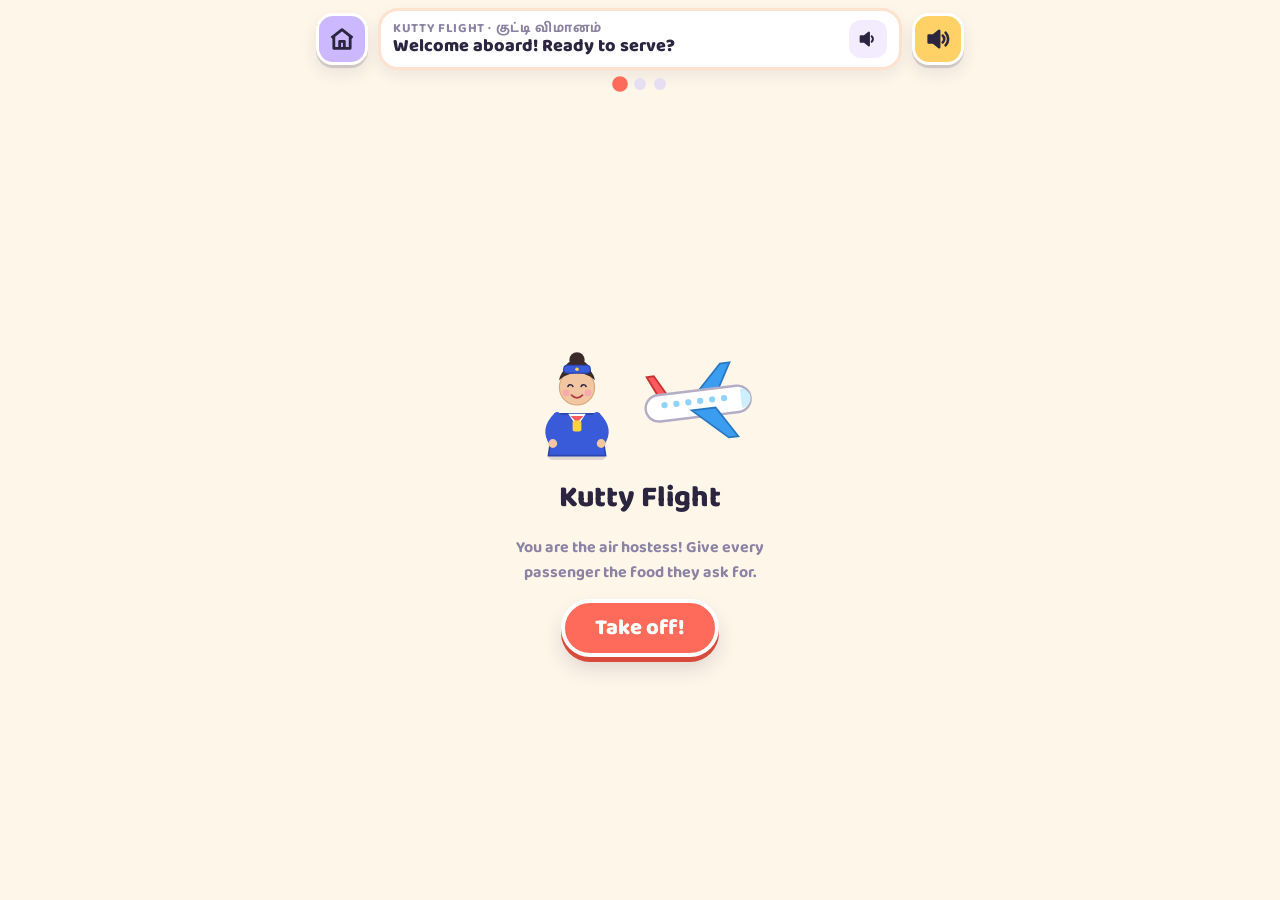
<file: flight/index.html>
<!doctype html>
<html lang="en">
<head>
<meta charset="utf-8">
<meta name="viewport" content="width=device-width,initial-scale=1,viewport-fit=cover,user-scalable=no">
<title>Kutty Flight</title>
<meta name="theme-color" content="#fff6ea">
<link rel="manifest" href="../manifest.webmanifest">
<link rel="icon" href="../icons/icon-192.png">
<link rel="apple-touch-icon" href="../icons/icon-192.png">
<meta name="apple-mobile-web-app-capable" content="yes">
<link rel="preconnect" href="https://fonts.googleapis.com">
<link rel="stylesheet" href="https://fonts.googleapis.com/css2?family=Baloo+Thambi+2:wght@500;600;700;800&display=swap">
<link rel="stylesheet" href="../shared/kit.css">
<style>
#area{flex:1;min-height:0;display:flex;flex-direction:column;gap:10px}
.cabin{flex:1;min-height:0;position:relative;border-radius:28px;background:linear-gradient(#eef3fb,#e2eaf7);box-shadow:inset 0 0 0 4px #fff,0 8px 20px rgba(43,37,64,.10);overflow:hidden;display:flex;flex-direction:column}
.wins{display:flex;justify-content:space-around;padding:12px 18px 0;flex:none}
.win{width:46px;height:58px;border-radius:24px;border:5px solid #fff;box-shadow:0 0 0 2px #cfd8ea;background:#8fd3ff linear-gradient(#7cc4ff,#cdeeff);position:relative;overflow:hidden}
.win::after{content:"";position:absolute;left:0;top:18px;width:200%;height:20px;background:radial-gradient(circle at 12px 10px,#fff 9px,transparent 10px),radial-gradient(circle at 26px 8px,#fff 11px,transparent 12px);background-size:60px 20px;animation:clouds 4s linear infinite}
@keyframes clouds{to{transform:translateX(-60px)}}
.belt{align-self:center;margin-top:6px;background:#2b2540;color:#ffd166;font-weight:800;font-size:12px;border-radius:8px;padding:2px 10px;letter-spacing:.05em}
.seats{flex:1;min-height:0;display:flex;align-items:flex-end;justify-content:center;gap:8px;padding:0 10px 10px}
.seat{position:relative;flex:1;max-width:150px;display:flex;flex-direction:column;align-items:center;border-radius:20px;outline-offset:2px;cursor:default;transition:transform .3s}
.seat canvas.pas{width:100%;height:auto;aspect-ratio:1;display:block}
.seat.in{animation:slideIn .5s both}
@keyframes slideIn{from{transform:translateX(120vw)}}
.want{position:relative;background:#fff;border-radius:16px;padding:4px 8px;display:flex;align-items:center;gap:2px;box-shadow:0 3px 0 rgba(43,37,64,.12);margin-bottom:4px;min-height:52px}
.want::after{content:"";position:absolute;bottom:-8px;left:50%;margin-left:-8px;border:8px solid transparent;border-top-color:#fff;border-bottom:0}
.want canvas{width:44px;height:44px}
.want b{font-size:20px;color:var(--tomato)}
.want.ok{background:#e6fbef}.want.ok::after{border-top-color:#e6fbef}
.tray{display:flex;gap:2px;justify-content:center;min-height:30px;background:#cfd8ea;border-radius:8px;padding:2px 6px;margin-top:-6px;width:80%}
.tray canvas{width:28px;height:28px;animation:bounceIn .35s}
.bottom{display:flex;align-items:flex-end;gap:8px;flex:none}
.hostess{width:96px;height:120px;flex:none}
.cart{flex:1;background:linear-gradient(#d9dde8,#bfc5d4);border-radius:18px 18px 10px 10px;border:3px solid #fff;padding:8px;display:flex;flex-wrap:wrap;gap:6px;justify-content:center;position:relative;box-shadow:0 6px 0 #9aa0b3;margin-bottom:10px}
.cart::before,.cart::after{content:"";position:absolute;bottom:-16px;width:16px;height:16px;border-radius:50%;background:#2b2540}
.cart::before{left:18px}.cart::after{right:18px}
.food{width:64px;height:64px;border-radius:16px;border:3px solid #fff;background:#fff;box-shadow:0 3px 0 rgba(43,37,64,.14);padding:0;cursor:grab;display:grid;place-items:center}
.food canvas{width:52px;height:52px;pointer-events:none}
.start{flex:1;display:flex;flex-direction:column;align-items:center;justify-content:center;gap:14px;text-align:center}
.start h2{margin:0;font-size:30px;font-weight:800}
.start p{margin:0;color:var(--muted);font-weight:700;font-size:16px;max-width:32ch}
.start .row{display:flex;align-items:flex-end;gap:6px}
</style>
</head>
<body>
<div class="screen">
  <header class="gh">
    <a class="stk" href="../" style="--c:var(--lilac)" aria-label="All games" id="bHome"></a>
    <div class="card"><div class="txt"><span class="lbl" id="lbl">Kutty Flight · குட்டி விமானம்</span><p class="say" id="say">Welcome aboard!</p></div><button class="hear" id="bHear" aria-label="Say it again"></button></div>
    <button class="stk" id="bSound" style="--c:var(--sun)"></button>
  </header>
  <div class="rounds" id="rounds"></div>
  <div id="area"></div>
</div>
<div id="overlay"></div>
<script src="../shared/kit.js"></script>
<script>
(function(){
"use strict";
const K=Kit,$=K.$,area=$("#area"),{circ,ell,rrect,fs,seg,poly}=K,PI=Math.PI;
$("#bHome").innerHTML=K.HOME;$("#bHear").innerHTML=K.HEAR;K.soundButton($("#bSound"));
const PAX={bear:"Bobo",cat:"Mimi",elephant:"Gogo",puppy:"Tommy",bunny:"Pinky",zebra:"Zuzu",goat:"Gundu",mouse:"Chikki"};
const FOODS=["juice","jug","sandwich","apple","banana","cupcake","icecream"];
const NAME={juice:"juice",jug:"water",sandwich:"sandwich",apple:"apple",banana:"banana",cupcake:"cupcake",icecream:"ice cream"};
const ONE={juice:"some juice",jug:"some water",sandwich:"a sandwich",apple:"an apple",banana:"a banana",cupcake:"a cupcake",icecream:"an ice cream"};
const TWO={juice:"two juices",jug:"two waters",sandwich:"two sandwiches",apple:"two apples",banana:"two bananas",cupcake:"two cupcakes",icecream:"two ice creams"};
const ROWS=[{n:3,two:0},{n:4,two:0},{n:3,two:2}];
let row=0,mistakes=0,run=0,sayText="",pax=[];

function hostess(c,happy){
  ell(c,50,98,26,4,"rgba(43,37,64,.15)");
  c.beginPath();c.moveTo(30,58);c.lineTo(70,58);c.lineTo(76,96);c.lineTo(24,96);c.closePath();fs(c,"#3a5bd9","#2a45b0",1.5);
  poly(c,[[42,58],[58,58],[50,70]],"#ffffff");poly(c,[[44,60],[56,60],[50,66]],"#ff5a5f");
  rrect(c,46,64,8,10,2);fs(c,"#ffd23f");
  for(const k of [-1,1]){c.beginPath();c.moveTo(50+k*18,60);c.quadraticCurveTo(50+k*30,72,50+k*22,84);c.strokeStyle="#3a5bd9";c.lineWidth=7;c.lineCap="round";c.stroke();circ(c,50+k*22,85,4,"#f2c6a0")}
  circ(c,50,22,13,"#3b2a2a");circ(c,50,9,7,"#3b2a2a");
  circ(c,50,34,16,"#f2c6a0","#d9a57a",1);
  c.beginPath();c.arc(50,30,16.5,PI*1.05,PI*1.95);c.lineTo(62,24);c.quadraticCurveTo(50,18,38,24);c.closePath();fs(c,"#3b2a2a");
  rrect(c,38,14,24,7,3);fs(c,"#3a5bd9","#2a45b0",1);circ(c,50,17.5,1.6,"#ffd23f");
  if(happy){for(const k of [-1,1]){c.beginPath();c.arc(50+k*6,34,2.4,PI*1.1,PI*1.9);c.strokeStyle=K.INK;c.lineWidth=1.4;c.stroke()}}
  else for(const k of [-1,1]){circ(c,50+k*6,34,1.9,K.INK);circ(c,50+k*6+.6,33.4,.6,"#fff")}
  c.globalAlpha=.55;circ(c,40,39,3,"#ff8fb8");circ(c,60,39,3,"#ff8fb8");c.globalAlpha=1;
  c.beginPath();c.moveTo(45,41);c.quadraticCurveTo(50,46,55,41);c.strokeStyle="#b0384a";c.lineWidth=1.6;c.lineCap="round";c.stroke();
}
function seatPic(kind,happy){return K.canvas(c=>{
  rrect(c,14,14,72,84,18);fs(c,"#3a5bd9","#2a45b0",2);rrect(c,24,8,52,20,9);fs(c,"#5b7bf0","#2a45b0",1.5);rrect(c,28,12,44,8,4);fs(c,"#ffffff");
  const y=kind==="bunny"?62:kind==="elephant"?56:58,s=kind==="bunny"?1.05:kind==="elephant"?1.1:1.3;K.animal(c,kind,50,y,s,happy,0,false);
  rrect(c,4,70,16,26,6);fs(c,"#2a45b0");rrect(c,80,70,16,26,6);fs(c,"#2a45b0");
},120)}
function say(t){sayText=t;$("#say").textContent=t;K.speak(t)}
$("#bHear").onclick=()=>K.speak(sayText);
function dots(){$("#rounds").innerHTML=ROWS.map((_,i)=>`<i class="${i<row?"on":i===row?"cur":""}"></i>`).join("")}

function start(){
  area.innerHTML=`<div class="start"><div class="row" id="sArt"></div><h2>Kutty Flight</h2><p>You are the air hostess! Give every passenger the food they ask for.</p><button class="go pulse" id="bGo">Take off!</button></div>`;
  $("#sArt").append(K.canvas(c=>hostess(c,true),110),K.art("plane",120));
  row=0;dots();say("Welcome aboard! Ready to serve?");
  $("#bGo").onclick=()=>{K.actx();K.sfx.whoosh();row=0;buildRow()};
}
function buildRow(){
  run++;mistakes=0;dots();const R=ROWS[row],kinds=K.shuffle(Object.keys(PAX)).slice(0,R.n);
  const wants=K.shuffle(FOODS).slice(0,R.n);
  pax=kinds.map((k,i)=>({k,want:wants[i],need:i<R.two?2:1,got:0}));pax=K.shuffle(pax);
  const menu=K.shuffle([...new Set([...wants,...K.shuffle(FOODS)])].slice(0,Math.min(FOODS.length,R.n+2)));
  area.innerHTML=`<div class="cabin"><div class="wins">${'<div class="win"></div>'.repeat(4)}</div><div class="belt">ROW ${row+1}</div><div class="seats" id="seats"></div></div><div class="bottom"><div id="hst"></div><div class="cart" id="cart"></div></div>`;
  const hc=K.canvas(c=>hostess(c,false),96);hc.className="hostess";$("#hst").append(hc);
  const seats=$("#seats");
  pax.forEach((p,i)=>{const s=document.createElement("div");s.className="seat in";s.style.animationDelay=(i*.12)+"s";s.tabIndex=0;s.id="seat"+i;s.setAttribute("aria-label",PAX[p.k]+" wants "+NAME[p.want]);
    const w=document.createElement("div");w.className="want";if(p.need>1){const b=document.createElement("b");b.textContent="2×";w.append(b)}w.append(K.art(p.want,44));
    const pic=seatPic(p.k,false);pic.className="pas";const tr=document.createElement("div");tr.className="tray";
    s.append(w,pic,tr);p.el=s;p.w=w;p.tray=tr;p.pic=pic;
    s.addEventListener("click",()=>askFor(p));K.onOK(s,()=>askFor(p));seats.append(s)});
  menu.forEach((f,i)=>{const b=document.createElement("button");b.className="food";b.id="food_"+f;b.setAttribute("aria-label",NAME[f]);b.append(K.art(f,52));
    K.drag(b,{targets:()=>pax.filter(p=>p.got<p.need).map(p=>p.el),make:()=>K.art(f,72),
      drop:(x,y)=>{const p=pax.find(p=>p.got<p.need&&K.hit(p.el,x,y,6));if(!p)return false;return give(p,f)},miss:()=>{}});
    $("#cart").append(b)});
  say(row===2?"Some friends want two! Count carefully.":row===0?"Give each friend the food they want":"More hungry friends!");
}
function askFor(p){if(p.got>=p.need)return;K.speak(`${PAX[p.k]} wants ${p.need>1?TWO[p.want]:ONE[p.want]}, please!`)}
function give(p,f){
  if(f!==p.want){mistakes++;K.sfx.oops();K.shake(p.el);K.speak(`No thank you. I want ${p.need>1?TWO[p.want]:ONE[p.want]}`);return false}
  p.got++;p.tray.append(K.art(f,28));K.sfx.ding();
  if(p.got>=p.need){const np=seatPic(p.k,true);np.className="pas";p.el.replaceChild(np,p.pic);p.pic=np;p.w.classList.add("ok");K.speak(K.pick(["Thank you!","Yummy, thank you!","Thank you, didi!"]));
    if(pax.every(q=>q.got>=q.need))rowDone()}
  else K.speak("One more please!");
  return true;
}
function rowDone(){
  const my=run;setTimeout(()=>{if(my!==run)return;K.sfx.yay();K.toast(K.praise());const hc=$("#hst canvas");if(hc){const n=K.canvas(c=>hostess(c,true),96);n.className="hostess";hc.replaceWith(n)}
    setTimeout(()=>{if(my!==run)return;row++;if(row>=ROWS.length)finish();else{K.sfx.whoosh();buildRow()}},1600)},500);
}
function finish(){
  dots();K.confetti(70);K.speak("Happy flight! Everyone is full and happy!");
  const n=K.store.get("kf_flights",0)+1;K.store.set("kf_flights",n);
  $("#overlay").innerHTML=`<div class="done" style="--doneBg:#3a9df0"><h1>HAPPY FLIGHT!</h1><div class="big" id="bigArt"></div><p>Everyone got their food!<small>Flights served: ${n}</small></p><div class="stars">★★★</div><div class="btns"><button class="pill b" id="dAgain">Fly again</button><a class="pill c" href="../" style="text-decoration:none">All games</a></div></div>`;
  $("#bigArt").append(K.art("plane",200));
  $("#dAgain").onclick=()=>{$("#overlay").innerHTML="";row=0;buildRow()};
}
start();
window.__kf={solve:()=>{pax.forEach(p=>{while(p.got<p.need)give(p,p.want)})},state:()=>({row,pax:pax.map(p=>[p.k,p.want,p.need,p.got])})};
K.sw();
})();
</script>
</body>
</html>
</file>
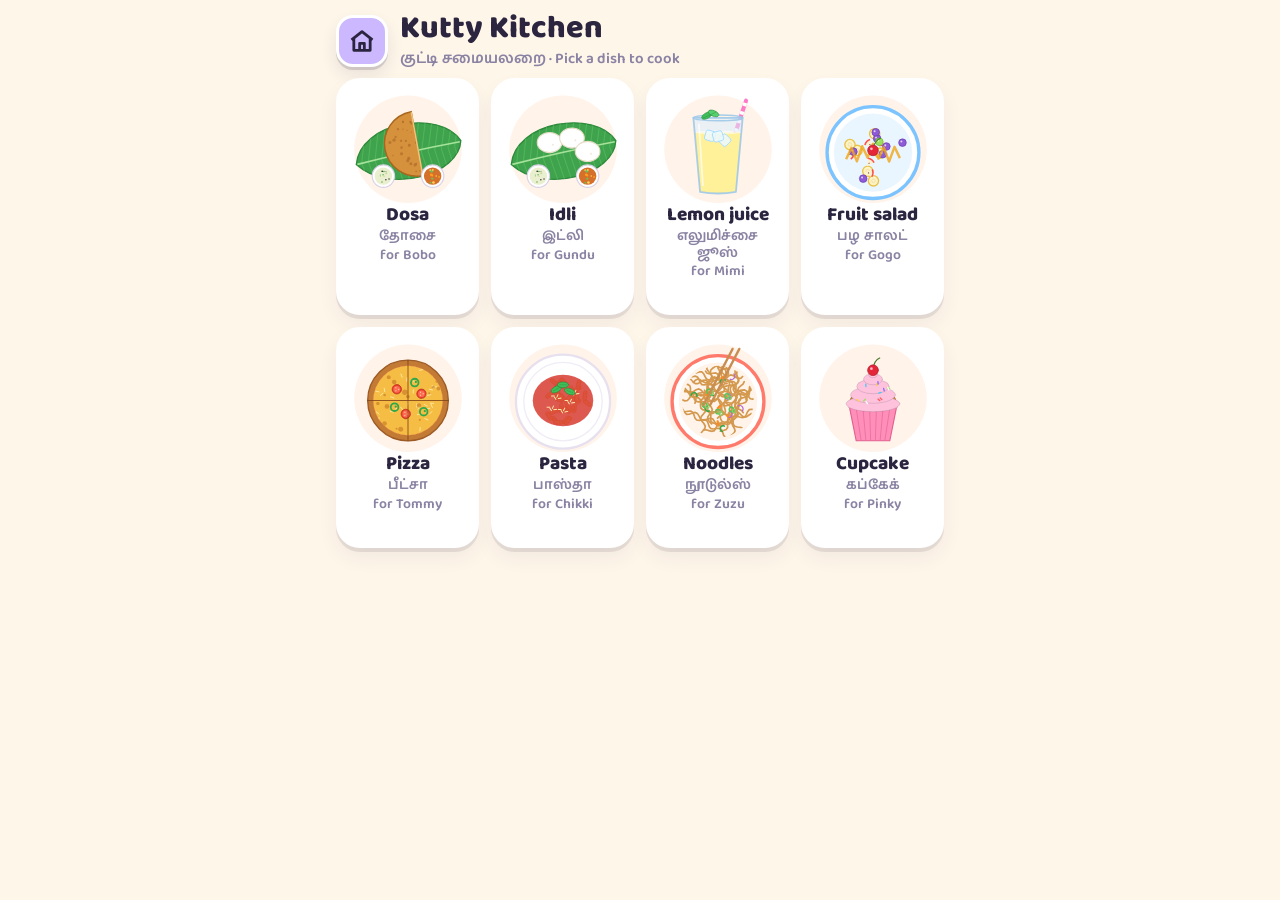
<file: kitchen/index.html>
<!doctype html>
<html lang="en">
<head>
<meta charset="utf-8">
<meta name="viewport" content="width=device-width,initial-scale=1,viewport-fit=cover,user-scalable=no">
<title>Kutty Kitchen</title>
<meta name="theme-color" content="#fff6ea">
<meta name="description" content="Cook dosa, lemon juice, fruit salad, pizza and cupcakes for hungry animal friends.">
<link rel="manifest" href="../manifest.webmanifest">
<link rel="icon" href="../icons/icon-192.png">
<link rel="apple-touch-icon" href="../icons/icon-192.png">
<meta name="apple-mobile-web-app-capable" content="yes">
<meta name="mobile-web-app-capable" content="yes">
<link rel="preconnect" href="https://fonts.googleapis.com">
<link rel="stylesheet" href="https://fonts.googleapis.com/css2?family=Baloo+Thambi+2:wght@500;600;700;800&display=swap">
<style>
/* Layout: one-screen game — instruction card on top, square kitchen counter in the middle, ingredient tray below. Single bright look on purpose. */
:root{
  --paper:#fff6ea; --sheet:#ffffff; --ink:#2b2540; --muted:#8a83a3;
  --sun:#ffd166; --pink:#ff8fb8; --mint:#7fe0c3; --sky:#8fd3ff; --lilac:#cbb8ff; --tomato:#ff6b5a;
  --font:"Baloo Thambi 2","Nirmala UI","Latha",system-ui,sans-serif;
  color-scheme:light;
}
html{box-sizing:border-box;height:100%;padding-top:env(safe-area-inset-top,0px);padding-bottom:env(safe-area-inset-bottom,0px)}
*,*::before,*::after{box-sizing:inherit}
[hidden]{display:none!important}
body{height:100%;margin:0;background:var(--paper);color:var(--ink);font-family:var(--font);overflow:hidden;-webkit-user-select:none;user-select:none;-webkit-tap-highlight-color:transparent}
.screen{height:100%;display:flex;flex-direction:column;gap:8px;padding-left:max(16px,env(safe-area-inset-left,0px));padding-right:max(16px,env(safe-area-inset-right,0px));padding-block:8px;max-width:640px;margin:0 auto}
#picker{overflow:auto}
button{font-family:inherit}
button:focus-visible,a:focus-visible{outline:3px solid var(--ink);outline-offset:2px}
.stk{width:52px;height:52px;border-radius:17px;border:3px solid #fff;background:var(--c,var(--sky));box-shadow:0 3px 0 rgba(43,37,64,.16),0 8px 16px rgba(43,37,64,.10);display:grid;place-items:center;cursor:pointer;padding:0;color:var(--ink);text-decoration:none;flex:none}
.stk:active{transform:translateY(2px) scale(.96)}
.stk svg{width:28px;height:28px}
.ph{display:flex;gap:12px;align-items:center;padding-top:4px}
.ph h1{margin:0;font-size:32px;font-weight:800;line-height:1}
.ph p{margin:3px 0 0;color:var(--muted);font-weight:600;font-size:15px}
.grid{display:grid;grid-template-columns:repeat(auto-fill,minmax(140px,1fr));gap:12px;padding-bottom:20px}
.dish{border:3px solid #fff;background:var(--sheet);border-radius:24px;padding:10px 8px 12px;display:flex;flex-direction:column;align-items:center;gap:2px;cursor:pointer;color:var(--ink);box-shadow:0 4px 0 rgba(43,37,64,.10),0 10px 20px rgba(43,37,64,.06)}
.dish:active{transform:scale(.97)}
.dish canvas{width:112px;height:112px}
.dish b{font-size:19px;font-weight:800;line-height:1.1}
.dish span{font-size:14px;color:var(--muted);font-weight:600;line-height:1.2}
.dish i{font-style:normal;color:#e7a500;font-size:15px;letter-spacing:2px;min-height:18px}
.gh{display:grid;grid-template-columns:52px 1fr 52px;gap:10px;align-items:center}
.card{display:flex;align-items:center;gap:10px;background:var(--sheet);border:3px solid #fde3cf;border-radius:20px;padding:6px 12px;box-shadow:0 6px 14px rgba(43,37,64,.08);min-width:0;min-height:66px}
.card>svg{flex:none;width:40px;height:40px}
.card .txt{min-width:0;flex:1}
#dishName{display:block;font-size:13px;color:var(--muted);font-weight:700;letter-spacing:.05em;text-transform:uppercase;line-height:1.2}
#say{margin:0;font-weight:800;font-size:17px;line-height:1.15;text-wrap:balance}
.pbar{height:6px;border-radius:6px;background:#f3ebff;overflow:hidden;margin-top:4px}
.pbar i{display:block;height:100%;width:0;background:linear-gradient(90deg,var(--tomato),var(--sun));border-radius:6px;transition:width .15s}
.dots{display:flex;justify-content:center;align-items:center;gap:10px;min-height:22px}
#dots{display:flex;gap:6px;flex-wrap:wrap;justify-content:center}
#dots i{width:10px;height:10px;border-radius:50%;background:#e6def3;transition:transform .2s}
#dots i.on{background:var(--mint)}
#dots i.cur{background:var(--tomato);transform:scale(1.35)}
.mini{border:0;background:#f3ecff;color:var(--muted);border-radius:999px;height:24px;padding:0 10px;font:700 12px/1 var(--font);cursor:pointer;display:flex;align-items:center;gap:4px}
.mini svg{width:14px;height:14px}
#stage{flex:1;min-height:0;position:relative;touch-action:none}
#cv{position:absolute;left:50%;top:50%;transform:translate(-50%,-50%);border-radius:28px;background:#fff;box-shadow:0 10px 30px rgba(43,37,64,.12),0 0 0 3px #fff}
#tray{min-height:100px;display:flex;align-items:center;justify-content:center;gap:12px;flex-wrap:wrap;padding-bottom:4px}
.tile{width:88px;height:94px;border-radius:22px;border:3px solid #fff;background:#fff;box-shadow:0 4px 0 rgba(43,37,64,.12),0 10px 16px rgba(43,37,64,.08);display:flex;flex-direction:column;align-items:center;justify-content:center;gap:0;font:700 13px/1.05 var(--font);color:var(--ink);touch-action:none;position:relative;cursor:grab;padding:0 4px;text-align:center}
.tile canvas{width:62px;height:62px;pointer-events:none}
.tile.drag{animation:nudge 1.8s ease-in-out infinite}
.tile.away{opacity:.3;animation:none}
@keyframes nudge{0%,65%,100%{transform:none}75%{transform:translateY(-7px) rotate(-5deg)}87%{transform:translateY(0) rotate(4deg)}}
.badge{position:absolute;top:-9px;right:-9px;background:var(--tomato);color:#fff;border-radius:999px;min-width:28px;height:28px;display:grid;place-items:center;font-size:15px;font-weight:800;border:3px solid #fff}
.hintTile{background:#f3ecff;cursor:default}
.hintTile svg{width:44px;height:44px;margin-bottom:4px}
.go{border:4px solid #fff;background:var(--tomato);color:#fff;font:800 24px/1 var(--font);border-radius:999px;padding:16px 36px;box-shadow:0 5px 0 #d84a3b,0 12px 20px rgba(43,37,64,.15);cursor:pointer;animation:pulse 1.4s ease-in-out infinite}
@keyframes pulse{50%{transform:scale(1.06)}}
.knob{display:flex;align-items:center;gap:10px;border:4px solid #fff;background:#ff9f1c;color:#fff;font:800 20px/1 var(--font);border-radius:999px;padding:10px 24px 10px 12px;box-shadow:0 5px 0 #d97c00,0 12px 20px rgba(43,37,64,.15);cursor:pointer;animation:pulse 1.4s ease-in-out infinite}
.knob svg{width:44px;height:44px}
.knob[disabled]{animation:none;background:#ffb85c;box-shadow:0 3px 0 #d97c00;cursor:default}
.chips{display:flex;gap:10px;align-items:center}
.chip{width:48px;height:48px;border-radius:50%;border:4px solid #fff;background:var(--c);box-shadow:0 3px 0 rgba(43,37,64,.16);cursor:pointer;padding:0;transition:transform .15s}
.chip[aria-pressed="true"]{transform:translateY(-5px) scale(1.08);box-shadow:0 0 0 3px var(--ink)}
.ghost{position:fixed;left:0;top:0;width:88px;height:88px;pointer-events:none;z-index:50;filter:drop-shadow(0 10px 10px rgba(43,37,64,.25));transition:none}
.ghost.back{transition:transform .3s ease,opacity .3s}
.toast{position:fixed;left:50%;top:40%;transform:translate(-50%,-50%) scale(.6);opacity:0;background:var(--sheet);border:4px solid var(--sun);border-radius:24px;padding:10px 20px;font-weight:800;font-size:22px;z-index:60;pointer-events:none;transition:all .3s cubic-bezier(.3,1.6,.5,1);text-align:center;box-shadow:0 12px 30px rgba(43,37,64,.18);max-width:80vw}
.toast.on{opacity:1;transform:translate(-50%,-50%) scale(1)}
.conf{position:fixed;top:-20px;width:10px;height:14px;border-radius:3px;z-index:70;pointer-events:none;animation:fall var(--d) cubic-bezier(.25,.6,.45,1) forwards}
@keyframes fall{to{transform:translate(var(--dx),110vh) rotate(var(--r))}}
.done{position:fixed;inset:0;z-index:55;background:#ffb48a;display:flex;flex-direction:column;align-items:center;overflow:auto;padding:calc(env(safe-area-inset-top,0px) + 12px) max(16px,env(safe-area-inset-right,0px)) calc(env(safe-area-inset-bottom,0px) + 20px) max(16px,env(safe-area-inset-left,0px))}
.done h1{margin:18px 0 10px;font-weight:800;font-size:46px;color:#fff6c9;letter-spacing:.03em;-webkit-text-stroke:2px #b2491f;paint-order:stroke fill;text-shadow:0 4px 0 #c45a2a;animation:pop .5s cubic-bezier(.3,1.6,.5,1)}
@keyframes pop{from{transform:scale(.3)}}
.plate{width:min(260px,72vw);aspect-ratio:1;border-radius:50%;background:#fff;box-shadow:0 14px 30px rgba(120,40,10,.25),inset 0 0 0 10px #fff3ea;display:grid;place-items:center;animation:pop .5s .1s both cubic-bezier(.3,1.6,.5,1)}
.plate canvas{width:82%;height:82%}
.done p{margin:14px 0 0;color:#fff;font-weight:800;font-size:20px;text-align:center;text-shadow:0 2px 0 rgba(150,50,10,.35)}
.done small{display:block;font-size:15px;font-weight:700;opacity:.9}
.stars{font-size:38px;color:#ffe066;letter-spacing:6px;text-shadow:0 3px 0 #c45a2a;margin-top:4px}
.btns{display:flex;gap:12px;margin-top:16px;flex-wrap:wrap;justify-content:center}
.pill{border:4px solid #fff;border-radius:999px;padding:10px 22px;font:800 19px/1 var(--font);color:#fff;cursor:pointer;box-shadow:0 4px 0 rgba(43,37,64,.25)}
.pill.a{background:#3a9df0}.pill.b{background:#3ccf6a}.pill.c{background:#8e6cff}
@media (prefers-reduced-motion:reduce){.tile.drag,.go,.knob{animation:none}.conf{display:none}}
</style>
</head>
<body>

<div id="picker" class="screen">
  <header class="ph">
    <a class="stk" href="../" style="--c:var(--lilac)" aria-label="All games"><svg viewBox="0 0 24 24" fill="none" stroke="currentColor" stroke-width="2.4" stroke-linejoin="round"><path d="M3 11l9-7 9 7"/><path d="M5 10v10h14V10"/><path d="M10 20v-6h4v6"/></svg></a>
    <div><h1>Kutty Kitchen</h1><p>குட்டி சமையலறை · Pick a dish to cook</p></div>
  </header>
  <div class="grid" id="dishGrid"></div>
</div>

<div id="game" class="screen" hidden>
  <header class="gh">
    <button class="stk" id="bBack" style="--c:var(--mint)" aria-label="Back to dishes"><svg viewBox="0 0 24 24" fill="none" stroke="currentColor" stroke-width="2.2" stroke-linejoin="round"><rect x="4" y="4" width="7" height="7" rx="2"/><rect x="13" y="4" width="7" height="7" rx="2"/><rect x="4" y="13" width="7" height="7" rx="2"/><rect x="13" y="13" width="7" height="7" rx="2"/></svg></button>
    <div class="card">
      <svg viewBox="0 0 48 48" aria-hidden="true"><circle cx="24" cy="24" r="22" fill="#ffe1cc"/><path d="M13 27c-5-1-6-9 0-10 1-6 9-8 11-3 3-5 11-3 11 3 6 1 5 9 0 10v6H13z" fill="#fff" stroke="#2b2540" stroke-width="2" stroke-linejoin="round"/><rect x="13" y="31" width="22" height="6" rx="2" fill="#fff" stroke="#2b2540" stroke-width="2"/></svg>
      <div class="txt"><span id="dishName"></span><p id="say"></p><div class="pbar"><i id="pfill"></i></div></div>
    </div>
    <button class="stk" id="bSound" style="--c:var(--sun)" aria-label="Sound on"></button>
  </header>
  <div class="dots"><div id="dots"></div><button class="mini" id="bSkip" aria-label="Skip this step"><svg viewBox="0 0 24 24" fill="currentColor"><path d="M3 5l9 7-9 7zM12 5l9 7-9 7z"/></svg>Skip</button></div>
  <div id="stage"><canvas id="cv"></canvas></div>
  <div id="tray"></div>
</div>

<div id="overlay"></div>
<div class="toast" id="toast"></div>

<script src="../shared/kit.js"></script>
<script>
(function(){
"use strict";
const $=s=>document.querySelector(s);
const store={get(k,d){try{const v=localStorage.getItem(k);return v==null?d:JSON.parse(v)}catch(e){return d}},set(k,v){try{localStorage.setItem(k,JSON.stringify(v))}catch(e){}}};
const PI=Math.PI,TAU=PI*2,INK="#2b2540";
const lerp=(a,b,t)=>a+(b-a)*t,clamp=(v,a,b)=>Math.max(a,Math.min(b,v));
function hex(c){const n=parseInt(c.slice(1),16);return[n>>16&255,n>>8&255,n&255]}
function mix(a,b,t){t=clamp(t,0,1);const x=hex(a),y=hex(b);return"rgb("+x.map((v,i)=>Math.round(lerp(v,y[i],t))).join(",")+")"}
function rng(seed){return function(){seed=seed+0x6D2B79F5|0;let t=Math.imul(seed^seed>>>15,1|seed);t=t+Math.imul(t^t>>>7,61|t)^t;return((t^t>>>14)>>>0)/4294967296}}
function rrect(c,x,y,w,h,r){c.beginPath();c.moveTo(x+r,y);c.arcTo(x+w,y,x+w,y+h,r);c.arcTo(x+w,y+h,x,y+h,r);c.arcTo(x,y+h,x,y,r);c.arcTo(x,y,x+w,y,r);c.closePath()}
function fs(c,fill,stroke,lw){if(fill){c.fillStyle=fill;c.fill()}if(stroke){c.strokeStyle=stroke;c.lineWidth=lw||1;c.stroke()}}
function circ(c,x,y,r,fill,stroke,lw){c.beginPath();c.arc(x,y,Math.max(.01,r),0,TAU);fs(c,fill,stroke,lw)}
function ell(c,x,y,rx,ry,fill,stroke,lw,rot){c.beginPath();c.ellipse(x,y,Math.max(.01,rx),Math.max(.01,ry),rot||0,0,TAU);fs(c,fill,stroke,lw)}
function seg(c,x1,y1,x2,y2,col,lw){c.beginPath();c.moveTo(x1,y1);c.lineTo(x2,y2);c.strokeStyle=col;c.lineWidth=lw;c.lineCap="round";c.stroke()}
function heart(c,x,y,s,col){c.beginPath();c.moveTo(x,y+s*.35);c.bezierCurveTo(x,y-s*.25,x-s,y-s*.25,x-s,y+s*.25);c.bezierCurveTo(x-s,y+s*.7,x,y+s,x,y+s*1.2);c.bezierCurveTo(x,y+s,x+s,y+s*.7,x+s,y+s*.25);c.bezierCurveTo(x+s,y-s*.25,x,y-s*.25,x,y+s*.35);c.closePath();c.fillStyle=col;c.fill()}
function star4(c,x,y,s,col){c.beginPath();for(let i=0;i<8;i++){const a=i*PI/4,r=i%2?s*.35:s;c.lineTo(x+Math.cos(a)*r,y+Math.sin(a)*r)}c.closePath();c.fillStyle=col;c.fill()}
const scratch=document.createElement("canvas").getContext("2d");

/* ================= backgrounds ================= */
function tiles(c,a,b){c.fillStyle=a;c.fillRect(0,0,100,100);c.strokeStyle=b;c.lineWidth=.5;c.beginPath();for(let i=12.5;i<100;i+=12.5){c.moveTo(i,0);c.lineTo(i,100);c.moveTo(0,i);c.lineTo(100,i)}c.stroke()}
function checker(c){c.fillStyle="#ffffff";c.fillRect(0,0,100,100);c.fillStyle="#e9f3ff";for(let y=0;y<10;y++)for(let x=0;x<10;x++)if((x+y)%2)c.fillRect(x*10,y*10,10,10)}
function wall(c,w){c.fillStyle=w;c.fillRect(0,0,100,100);c.fillStyle="#f5c98f";c.fillRect(0,86,100,14);c.fillStyle="#e5ad68";c.fillRect(0,86,100,2)}
function stoveBg(c,st,t){
  tiles(c,"#f6ecdc","#ead9bf");rrect(c,6,10,88,86,9);fs(c,"#463f5e","#2f2a42",1.2);
  for(const x of [16,84])circ(c,x,17,2.6,"#d9d0ec",INK,.6);
  circ(c,50,57,40,null,"#5d5679",2);
  if(st.fire){for(let i=0;i<22;i++){const a=i/22*TAU,fl=1+Math.sin(t*18+i*1.7)*.35;c.save();c.translate(50+Math.cos(a)*37.5,57+Math.sin(a)*37.5);c.rotate(a+PI/2);c.beginPath();c.moveTo(-2.3,0);c.quadraticCurveTo(0,-7.5*fl,2.3,0);c.closePath();fs(c,i%2?"#ff9f1c":"#5aa9ff");c.restore()}}
}
function boardBg(c){
  tiles(c,"#f6ecdc","#ead9bf");rrect(c,7,14,86,76,12);fs(c,"#e9b97c","#c98d4f",1.6);
  c.strokeStyle="rgba(170,110,50,.3)";c.lineWidth=.7;for(let i=0;i<6;i++){c.beginPath();c.moveTo(12,24+i*12);c.bezierCurveTo(35,20+i*12,60,30+i*12,88,24+i*12);c.stroke()}
  circ(c,83,22,3,"#f6ecdc","#c98d4f",1);
}
function counterBg(c){
  c.fillStyle="#ffe9f1";c.fillRect(0,0,100,100);
  rrect(c,6,8,26,20,4);fs(c,"#cdeeff","#ffffff",2);seg(c,19,8,19,28,"#fff",1.4);seg(c,6,18,32,18,"#fff",1.4);
  c.fillStyle="#f7d2df";c.fillRect(0,56,100,2);
}
function counterFront(c){c.fillStyle="#f2b56b";c.fillRect(0,72,100,28);c.fillStyle="#e09a4f";c.fillRect(0,72,100,3);c.fillStyle="rgba(255,255,255,.2)";c.fillRect(0,82,100,1.2)}
function drawOven(c,st,t,inner){
  tiles(c,"#f6ecdc","#ead9bf");rrect(c,6,8,88,88,9);fs(c,"#ece6f6","#cfc4e6",1.5);
  rrect(c,12,13,76,10,4);fs(c,"#dcd3ee");for(const x of [22,33])circ(c,x,18,3,"#fff",INK,.7);
  circ(c,78,18,2.4,st.fire?"#ff7a2e":"#b4adc6");
  rrect(c,14,28,72,60,7);fs(c,"#2b2540");
  c.save();rrect(c,14,28,72,60,7);c.clip();
  if(st.fire){const g=c.createRadialGradient(50,58,4,50,58,48);g.addColorStop(0,"rgba(255,170,60,"+(.6+.1*Math.sin(t*6))+")");g.addColorStop(1,"rgba(255,90,40,.15)");c.fillStyle=g;c.fillRect(14,28,72,60)}
  for(const y of [32,84]){c.beginPath();for(let x=16;x<=84;x+=2)c.lineTo(x,y+Math.sin(x*.6)*.8);c.strokeStyle=st.fire?"#ff5a2a":"#5a5470";c.lineWidth=1.2;c.stroke()}
  c.save();c.translate(50,60);c.scale(.62,.62);c.translate(-50,-58);inner();c.restore();
  c.fillStyle="rgba(255,255,255,.07)";c.beginPath();c.moveTo(14,70);c.lineTo(46,28);c.lineTo(58,28);c.lineTo(20,88);c.closePath();c.fill();
  c.restore();
  rrect(c,30,90,40,3,1.5);fs(c,"#b4adc6");
}
function bowlTop(c,x,y,r,fill,seed,dots){
  circ(c,x,y,r,"#ffffff","#d8d1e6",1);circ(c,x,y,r*.78,fill);
  const R=rng(seed);for(let i=0;i<dots.n;i++){const a=R()*TAU,d=Math.sqrt(R())*r*.65;circ(c,x+Math.cos(a)*d,y+Math.sin(a)*d,dots.r*(0.6+R()*.6),dots.cols[i%dots.cols.length])}
}

/* ================= animal friends ================= */
const ANIMALS={
  bear:{name:"Bobo the bear",short:"Bobo",col:"#b9845a",ear:"round",muzzle:"#ecd0ad"},
  cat:{name:"Mimi the cat",short:"Mimi",col:"#ffb04d",ear:"pointy",muzzle:"#fff1dc"},
  elephant:{name:"Gogo the elephant",short:"Gogo",col:"#a9b4cc",ear:"big",muzzle:null},
  puppy:{name:"Tommy the puppy",short:"Tommy",col:"#e3b98a",ear:"flop",muzzle:"#fff1dc"},
  bunny:{name:"Pinky the bunny",short:"Pinky",col:"#f4efff",ear:"long",muzzle:"#ffffff"},
  goat:{name:"Gundu the goat",short:"Gundu",col:"#efe7d8",kit:1},mouse:{name:"Chikki the mouse",short:"Chikki",col:"#b8b8c8",kit:1},zebra:{name:"Zuzu the zebra",short:"Zuzu",col:"#ffffff",kit:1}};
function animal(c,kind,x,y,s,happy,t){
  const A=ANIMALS[kind];c.save();c.translate(x,y+Math.sin(t*3)*.7);c.scale(s,s);
  const L=1.1;
  ell(c,0,24,21,12,A.col,INK,L);
  for(const k of [-1,1]){
    if(A.ear==="round"){circ(c,k*13,-13,6.5,A.col,INK,L);circ(c,k*13,-13,3.4,"#e7a98a")}
    if(A.ear==="pointy"){c.beginPath();c.moveTo(k*16,-6);c.lineTo(k*14,-23);c.lineTo(k*4,-15);c.closePath();fs(c,A.col,INK,L);c.beginPath();c.moveTo(k*13.5,-9);c.lineTo(k*12.8,-19);c.lineTo(k*7,-14);c.closePath();fs(c,"#ffb8c8")}
    if(A.ear==="big"){ell(c,k*20,2,11,14,A.col,INK,L);ell(c,k*20,2,7,10,"#f3bccb")}
    if(A.ear==="flop"){ell(c,k*16,0,6,12.5,"#b8875a",INK,L,k*.45)}
    if(A.ear==="long"){ell(c,k*6.5,-27,4.8,13.5,A.col,INK,L,k*.12);ell(c,k*6.5,-26,2.3,9.5,"#ffc2d6",null,0,k*.12)}
  }
  circ(c,0,0,18,A.col,INK,L);
  if(A.muzzle)ell(c,0,6,8.5,6.2,A.muzzle);
  if(kind==="cat"){for(const k of [-1,1]){seg(c,k*9,5,k*16,3,INK,.6);seg(c,k*9,7,k*16,8,INK,.6)}c.globalAlpha=.25;seg(c,-3,-17,-3,-12,"#c46d00",1.4);seg(c,3,-17,3,-12,"#c46d00",1.4);c.globalAlpha=1}
  if(happy){for(const k of [-1,1]){c.beginPath();c.arc(k*6.5,-1,2.6,PI*1.1,PI*1.9);c.strokeStyle=INK;c.lineWidth=1.3;c.lineCap="round";c.stroke()}
    c.globalAlpha=.6;circ(c,-11,5,3,"#ff8fb8");circ(c,11,5,3,"#ff8fb8");c.globalAlpha=1}
  else{for(const k of [-1,1]){circ(c,k*6.5,-2,2.4,INK);circ(c,k*6.5+.8,-2.8,.8,"#fff")}}
  if(kind==="elephant"){c.beginPath();c.moveTo(-3.5,2);c.quadraticCurveTo(-4,13,1,17);c.quadraticCurveTo(5,19,6,15);c.quadraticCurveTo(2,14,3.5,2);c.closePath();fs(c,A.col,INK,L)}
  else ell(c,0,3,2.4,1.7,INK);
  const mx=kind==="elephant"?-9:0,my=kind==="elephant"?9:8.5;
  if(happy){c.beginPath();c.moveTo(mx-4,my);c.quadraticCurveTo(mx,my+6,mx+4,my);c.closePath();fs(c,"#7a2e3a");ell(c,mx,my+2.6,2,1.2,"#ff8fa3")}
  else ell(c,mx,my+.5,1.6,2,"#7a2e3a");
  c.restore();
}

/* ================= particles & tweens ================= */
let parts=[],tweens=[];
function burst(x,y,n,kind,cols,speed){for(let i=0;i<n;i++){const a=Math.random()*TAU,s=(speed||22)*(.4+Math.random()*.8);parts.push({x,y,vx:Math.cos(a)*s,vy:Math.sin(a)*s-(kind==="heart"?14:0),life:1,max:.7+Math.random()*.5,kind,col:cols[i%cols.length],r:1.1+Math.random()*1.3,g:kind==="heart"?-6:kind==="drop"?70:18})}}
function tween(o,k,a,b,ms){o[k]=a;tweens.push({o,k,a,b,t0:performance.now(),ms})}

/* ================= recipes ================= */
function drawLayer(c,st,name,path,fullCol){
  if(st[name+"Full"]){c.fillStyle=fullCol;c.fill(path);return}
  c.save();c.clip(path);c.lineCap="round";c.lineJoin="round";
  for(const s of st[name]){c.strokeStyle=s.c;c.lineWidth=s.w;c.beginPath();c.moveTo(s.p[0][0],s.p[0][1]);if(s.p.length===1)c.lineTo(s.p[0][0]+.01,s.p[0][1]);for(let i=1;i<s.p.length;i++)c.lineTo(s.p[i][0],s.p[i][1]);c.stroke()}
  c.restore();
}

/* --- Dosa --- */
const dosaCol=k=>mix("#f7ecd2","#d6913d",k);
function holes(c,cx,cy,R,k,seed){const r=rng(seed);c.fillStyle="rgba(150,85,25,"+(.55*k)+")";for(let i=0;i<50;i++){const a=r()*TAU,d=Math.sqrt(r())*R*.88;c.beginPath();c.arc(cx+Math.cos(a)*d,cy+Math.sin(a)*d,.45+r()*1.1,0,TAU);c.fill()}}
function dosaStove(c,st){
  circ(c,50,57,35,"#2a2731","#16141b",2.5);rrect(c,84,53,11,8,3);fs(c,"#16141b");rrect(c,5,53,11,8,3);fs(c,"#16141b");
  c.beginPath();c.arc(50,57,29,PI*1.1,PI*1.45);c.strokeStyle="rgba(255,255,255,.1)";c.lineWidth=3;c.stroke();
  if(!st.batter)return;
  const R=(8+st.spread*25)*st.batter;
  const flat=()=>{circ(c,50,57,R,dosaCol(st.cook));if(st.cook>.15)holes(c,50,57,R,st.cook,7);c.globalAlpha=st.cook;circ(c,50,57,R,null,"#b8742c",1.2);c.globalAlpha=1;for(const g of st.ghee){circ(c,g[0],g[1],1.8,"#ffe27a");circ(c,g[0]-.5,g[1]-.6,.6,"#fff")}};
  const f=st.fold;
  if(!f){flat();return}
  c.save();c.beginPath();c.rect(0,0,50,100);c.clip();flat();c.restore();
  const k=1-2*f;c.save();c.translate(50,0);c.scale(Math.abs(k)<.01?.01:k,1);c.translate(-50,0);c.beginPath();c.rect(50,0,50,100);c.clip();
  if(k>0)flat();else{circ(c,50,57,R,"#c98538","#9c5f22",1.2);holes(c,50,57,R,.6,11)}c.restore();
}
function leaf(c){
  c.save();c.translate(50,55);c.rotate(-.1);
  c.beginPath();c.moveTo(-47,6);c.bezierCurveTo(-40,-32,32,-36,48,-6);c.bezierCurveTo(44,24,-20,36,-47,6);c.closePath();
  fs(c,"#3fa34d","#2e8a3c",1.2);c.save();c.clip();c.strokeStyle="#5cbf62";c.lineWidth=.55;c.beginPath();for(let x=-42;x<46;x+=6){c.moveTo(x,2-x*.08);c.lineTo(x+7,-30);c.moveTo(x,2-x*.08);c.lineTo(x+7,32)}c.stroke();c.restore();
  c.beginPath();c.moveTo(-46,6);c.quadraticCurveTo(0,-1,47,-5);c.strokeStyle="#a6e39a";c.lineWidth=1.5;c.stroke();
  c.restore();
}
function dosaLeaf(c,st){
  leaf(c);
  c.save();c.translate(58,47);c.rotate(-.18);c.beginPath();c.arc(0,0,29,PI/2,PI*1.5);c.closePath();fs(c,"#d6913d","#a8661f",1.3);
  c.save();c.clip();holes(c,0,0,29,.8,9);c.restore();seg(c,0,-28,0,28,"#f0c27a",1.4);c.restore();
  if(st.chutney)bowlTop(c,28,76,10,"#e9efcf",3,{n:12,r:.7,cols:["#5aa84a","#3b3b3b","#c9d79a"]});
  if(st.sambar)bowlTop(c,72,76,10,"#d5702a",5,{n:10,r:1.1,cols:["#ffcf5a","#ff9f1c","#6bbf59"]});
}
const DOSA={id:"dosa",name:"Dosa",ta:"தோசை",animal:"bear",dishView:"leaf",
  init:()=>({view:"counter",batter:0,spread:0,cook:0,ghee:[],fold:0,chutney:0,sambar:0}),
  demo:()=>({view:"leaf",chutney:1,sambar:1}),
  steps:[
    {type:"intro"},
    {type:"drag",view:"stove",item:"batter",zone:[50,57,30],say:"Pour the batter on the tawa",on:st=>tween(st,"batter",.2,1,350)},
    {type:"stir",zone:[50,57,30],turns:2,say:"Spread it round and round",on:(st,p)=>{st.spread=p}},
    {type:"wait",secs:4,say:"Turn on the fire. Let it cook!",on:(st,p)=>{st.cook=p}},
    {type:"tap",zone:[50,57,32],times:5,say:"Tap to add ghee drops",on:(st,x,y)=>st.ghee.push([x,y])},
    {type:"swipe",target:[15,22,85,92],times:1,say:"Swipe to fold the dosa",on:st=>tween(st,"fold",0,1,600)},
    {type:"drag",view:"leaf",item:"chutney",zone:[28,76,13],say:"Add coconut chutney",on:st=>{st.chutney=1}},
    {type:"drag",item:"sambar",zone:[72,76,13],say:"Add hot sambar",on:st=>{st.sambar=1}},
    {type:"serve"}],
  obj(c,st,v){if(v==="stove")dosaStove(c,st);else dosaLeaf(c,st)}};

/* --- Lemon juice --- */
function lemonHalf(c,x,y,r){circ(c,x,y,r,"#ffd93b","#e5b800",1);circ(c,x,y,r*.86,"#fff6c4");for(let i=0;i<8;i++){const a=i*TAU/8;c.beginPath();c.moveTo(x,y);c.arc(x,y,r*.76,a+.07,a+TAU/8-.07);c.closePath();fs(c,"#ffe55c")}circ(c,x,y,r*.12,"#fff6c4")}
function lemonBoard(c,st){
  if(!st.cut){ell(c,50,53,24,18,"#ffd93b","#e5b800",1.5);ell(c,26,53,3.5,3,"#ffd93b","#e5b800",1.2);ell(c,74,53,3.5,3,"#ffd93b","#e5b800",1.2);ell(c,42,45,8,3.5,"rgba(255,255,255,.5)",null,0,-.3);return}
  const o=st.cut*9;lemonHalf(c,36-o,53,17);lemonHalf(c,64+o,53,17);
}
const GL={top:24,bot:90};
function glassPath(){const p=new Path2D();p.moveTo(28,GL.top);p.lineTo(72,GL.top);p.lineTo(66,GL.bot);p.quadraticCurveTo(50,GL.bot+3,34,GL.bot);p.closePath();return p}
function lemonGlass(c,st,t){
  const gp=glassPath();
  if(st.mint){c.save();c.translate(58,60);c.rotate(.32);rrect(c,-1.8,-56,3.6,60,1.8);fs(c,"#ff7ac6");c.fillStyle="#fff";for(let y=-52;y<0;y+=8)c.fillRect(-1.8,y,3.6,3);c.restore()}
  c.fillStyle="rgba(215,238,255,.5)";c.fill(gp);
  c.save();c.clip(gp);
  const jH=st.juice*64,wH=st.water*64,L=jH+wH,yTop=GL.bot+2-L;
  if(L>0){
    const m=st.mix;c.fillStyle=mix("#ffd43b","#fff09a",m);c.fillRect(0,GL.bot+2-jH-wH*m,100,jH+wH*m+4);
    if(wH*(1-m)>0){c.fillStyle=mix("#e3f4ff","#fff09a",m);c.fillRect(0,yTop,100,wH*(1-m))}
    ell(c,50,yTop,22,1.6,"rgba(255,255,255,.55)");
    const r=rng(4);c.fillStyle="rgba(255,255,255,"+(1-m)+")";for(let i=0;i<st.sugar*14;i++){c.beginPath();c.arc(38+r()*24,GL.bot-1-r()*3,.6,0,TAU);c.fill()}
    st.ice.forEach((ic,i)=>{c.save();c.translate(ic[0],yTop+3+(i%2)*3.5+Math.sin(t*2+i)*.6);c.rotate(.3+i*.5);rrect(c,-4.5,-4.5,9,9,2);fs(c,"rgba(235,250,255,.85)","#a9dcff",.8);c.restore()});
  }
  c.restore();
  c.save();c.globalAlpha=.9;c.strokeStyle="#9fc9e8";c.lineWidth=1.6;c.stroke(gp);ell(c,50,GL.top,22,2.6,null,"#9fc9e8",1.2);seg(c,33,30,36.5,84,"rgba(255,255,255,.75)",1.6);c.restore();
  if(st.mint){ell(c,40,22,5,2.5,"#3fbf5a","#2e8a3c",.6,-.5);ell(c,46,20,5,2.5,"#56d06e","#2e8a3c",.6,.4);seg(c,37,24,48,19,"#2e8a3c",.4)}
  if(st.squeeze){const k=1-.25*(st.squish||0);c.save();c.translate(50,12);c.scale(1+.15*(st.squish||0),k);ell(c,0,0,12,7,"#ffd93b","#e5b800",1);ell(c,0,2,10,4,"#fff3b0");c.restore()}
}
const LEMON={id:"lemon",name:"Lemon juice",ta:"எலுமிச்சை ஜூஸ்",animal:"cat",dishView:"glass",
  init:()=>({view:"counter",cut:0,juice:0,sugar:0,water:0,mix:0,ice:[],mint:0,squeeze:0,squish:0}),
  demo:()=>({view:"glass",cut:1,juice:.24,sugar:2,water:.62,mix:1,ice:[[43,0],[56,1],[50,2]],mint:1}),
  steps:[
    {type:"intro"},
    {type:"swipe",view:"board",target:[20,30,80,78],times:1,say:"Swipe to cut the lemon",on:st=>tween(st,"cut",0,1,400)},
    {type:"tap",view:"glass",zone:[50,13,14],times:6,say:"Squeeze the lemon. Tap tap tap!",enter:st=>{st.squeeze=1},exit:st=>{st.squeeze=0},
      on:st=>{st.juice=Math.min(.24,st.juice+.04);tween(st,"squish",1,0,220);for(let i=0;i<4;i++)parts.push({x:46+Math.random()*8,y:18,vx:0,vy:12,life:1,max:.6,kind:"drop",col:"#ffe14d",r:1.2,g:90})}},
    {type:"drag",item:"sugar",zone:[50,58,26],times:2,say:"Add two spoons of sugar",on:st=>{st.sugar++;burst(50,40,10,"dot",["#ffffff","#fff6d6"],14)}},
    {type:"drag",item:"water",zone:[50,58,26],say:"Pour in some water",on:st=>tween(st,"water",0,.62,1200)},
    {type:"stir",zone:[50,62,20],turns:2,say:"Stir it well",on:(st,p)=>{st.mix=p}},
    {type:"tap",zone:[50,55,24],times:3,say:"Tap to drop in ice cubes",on:(st,x,y,i)=>st.ice.push([clamp(x,41,59),i])},
    {type:"drag",item:"mint",zone:[50,30,22],say:"Add mint and a straw",on:st=>{st.mint=1}},
    {type:"serve"}],
  obj(c,st,v,t){if(v==="board")lemonBoard(c,st);else lemonGlass(c,st,t)}};

/* --- Fruit salad --- */
const bananaY=x=>98-Math.sqrt(Math.max(0,46*46-(x-50)*(x-50)));
function slice(c,x,y,r){circ(c,x,y,r,"#fff3c4","#e8c34a",1.2);circ(c,x,y,r*.35,null,"#e9d9a0",.6)}
function wedge(c,x,y,s,a){c.save();c.translate(x,y);c.rotate(a);c.beginPath();c.moveTo(0,0);c.arc(0,0,s,-.5,.5);c.closePath();fs(c,"#fff1cf");c.beginPath();c.arc(0,0,s,-.5,.5);c.strokeStyle="#ff4d4d";c.lineWidth=s*.2;c.stroke();circ(c,s*.45,0,s*.07,"#5a3a1a");c.restore()}
function saladBoard(c,st){
  if(st.fruit==="banana"){
    if(st.bCuts.length>=3){[22,36,50,64,78].forEach(x=>slice(c,x,bananaY(x)+4,6.5));return}
    c.lineCap="round";c.beginPath();c.arc(50,98,46,PI*1.2,PI*1.8);c.strokeStyle="#d9ab25";c.lineWidth=19;c.stroke();c.strokeStyle="#ffd84d";c.lineWidth=16;c.stroke();
    c.beginPath();c.arc(50,98,51,PI*1.3,PI*1.6);c.strokeStyle="#fff1a8";c.lineWidth=2.5;c.stroke();
    circ(c,50+46*Math.cos(PI*1.2),98+46*Math.sin(PI*1.2),2.4,"#6b4a1a");circ(c,50+46*Math.cos(PI*1.8),98+46*Math.sin(PI*1.8),2.4,"#6b4a1a");
    for(const x of st.bCuts){const y=bananaY(x);seg(c,x-1,y-10,x+1,y+10,"#7a5a12",1.2)}
  }else{
    if(st.aCuts.length>=2){[0,1,2,3].forEach(i=>wedge(c,50+Math.cos(i*PI/2+.4)*13,56+Math.sin(i*PI/2+.4)*13,15,i*PI/2+.4+PI));return}
    circ(c,50,56,22,"#ff4d4d","#d93636",1.4);ell(c,42,47,6,3.5,"rgba(255,255,255,.4)",null,0,-.6);
    seg(c,50,36,52,28,"#6b4a1a",2);ell(c,57,30,5.5,2.6,"#4caf50","#2e8a3c",.6,-.4);
    c.save();c.beginPath();c.arc(50,56,22,0,TAU);c.clip();for(const k of st.aCuts)seg(c,k[0][0],k[0][1],k[1][0],k[1][1],"#fff3d6",1.6);c.restore();
  }
}
function addPieces(st,k,n){const r=rng(st.pieces.length*31+7);for(let i=0;i<n;i++)st.pieces.push({k,a:r()*TAU,d:5+r()*23,rot:r()*TAU,g:r()>.5})}
function saladBowl(c,st){
  circ(c,50,55,41,"#ffffff","#7cc4ff",3);circ(c,50,55,35,"#eaf6ff");
  const rot=st.mix*TAU*1.25;
  for(const p of st.pieces){const x=50+Math.cos(p.a+rot)*p.d,y=55+Math.sin(p.a+rot)*p.d;
    if(p.k==="banana")slice(c,x,y,4.6);else if(p.k==="apple")wedge(c,x,y,7,p.rot+rot);else{circ(c,x,y,3.4,p.g?"#9be15d":"#8e5bd6",p.g?"#6fb33a":"#6a3cb0",.6);circ(c,x-1,y-1,.9,"rgba(255,255,255,.7)")}}
  if(st.honey){c.save();c.translate(50,55);c.rotate(rot);c.beginPath();for(let i=0;i<=10;i++)c.lineTo(-24+i*4.8,(i%2?-6:6)+Math.sin(i)*2);c.strokeStyle="rgba(240,165,25,.8)";c.lineWidth=2.2;c.lineJoin="round";c.stroke();c.restore()}
  if(st.cherry){c.beginPath();c.moveTo(50,51);c.quadraticCurveTo(52,44,57,42);c.strokeStyle="#4a7a2a";c.lineWidth=1;c.stroke();circ(c,50,53,4.8,"#e3263a","#b01a2b",.6);circ(c,48.6,51.6,1.2,"rgba(255,255,255,.7)")}
}
const SALAD={id:"salad",name:"Fruit salad",ta:"பழ சாலட்",animal:"elephant",dishView:"bowl",
  init:()=>({view:"counter",fruit:"banana",bCuts:[],aCuts:[],pieces:[],honey:0,mix:0,cherry:0}),
  demo(){const s={view:"bowl",pieces:[],honey:1,mix:0,cherry:1};addPieces(s,"banana",6);addPieces(s,"apple",5);addPieces(s,"grape",8);return s},
  steps:[
    {type:"intro"},
    {type:"swipe",view:"board",enter:st=>{st.fruit="banana"},target:[8,38,92,84],times:3,say:"Chop the banana. Swipe 3 times!",on:(st,i,a,b)=>st.bCuts.push(clamp((a[0]+b[0])/2,18,82))},
    {type:"drag",view:"bowl",item:"banana",zone:[50,55,34],say:"Put the banana in the bowl",on:st=>addPieces(st,"banana",6)},
    {type:"swipe",view:"board",enter:st=>{st.fruit="apple"},target:[26,32,74,80],times:2,say:"Now chop the apple",on:(st,i,a,b)=>st.aCuts.push([a,b])},
    {type:"drag",view:"bowl",item:"apple",zone:[50,55,34],say:"Put the apple in the bowl",on:st=>addPieces(st,"apple",5)},
    {type:"drag",item:"grapes",zone:[50,55,34],say:"Add some grapes",on:st=>addPieces(st,"grape",8)},
    {type:"drag",item:"honey",zone:[50,55,34],say:"Add a little honey",on:st=>{st.honey=1}},
    {type:"stir",zone:[50,55,30],turns:2,say:"Mix it all up",on:(st,p)=>{st.mix=p}},
    {type:"drag",item:"cherry",zone:[50,55,22],say:"Put a cherry on top",on:st=>{st.cherry=1}},
    {type:"serve"}],
  obj(c,st,v){if(v==="board")saladBoard(c,st);else saladBowl(c,st)}};

/* --- Pizza --- */
const pizzaPath=()=>{const p=new Path2D();p.arc(50,54,31,0,TAU);return p};
function pizza(c,st){
  circ(c,50,54,36,mix("#e9b56a","#c27a35",st.baked),mix("#d89c4f","#9c5a24",st.baked),1.2);circ(c,50,54,31,"#f6dca8");
  const P=pizzaPath();drawLayer(c,st,"sauce",P,"#d9382e");drawLayer(c,st,"cheese",P,mix("#ffd65a","#f6bd45",st.baked));
  if(st.cheeseFull){c.save();c.clip(P);const r=rng(3);c.strokeStyle="rgba(255,244,190,.8)";c.lineWidth=.8;c.lineCap="round";for(let i=0;i<40;i++){const x=20+r()*60,y=24+r()*60,a=r()*TAU;c.beginPath();c.moveTo(x,y);c.lineTo(x+Math.cos(a)*3,y+Math.sin(a)*3);c.stroke()}
    if(st.baked>.2){c.fillStyle="rgba(190,110,30,"+(st.baked*.55)+")";for(let i=0;i<22;i++){c.beginPath();c.arc(22+r()*56,26+r()*56,.8+r()*1.6,0,TAU);c.fill()}}c.restore()}
  for(const o of st.tops){if(o.k==="tomato"){circ(c,o.x,o.y,4.2,"#e8412f","#b8281c",.6);circ(c,o.x,o.y,3,"#ff6a50");for(let i=0;i<3;i++)ell(c,o.x+Math.cos(i*2.1)*1.6,o.y+Math.sin(i*2.1)*1.6,.7,.45,"#ffd7a8",null,0,i*2.1)}
    else{circ(c,o.x,o.y,3.4,null,"#2fa84a",1.6);circ(c,o.x+1,o.y-.6,1,"#2fa84a")}}
  for(const a of st.cuts)seg(c,50-Math.cos(a)*36,54-Math.sin(a)*36,50+Math.cos(a)*36,54+Math.sin(a)*36,"rgba(130,70,25,.85)",.9);
}
const PIZZA={id:"pizza",name:"Pizza",ta:"பீட்சா",animal:"puppy",dishView:"table",
  init:()=>({view:"counter",sauce:[],cheese:[],sauceFull:0,cheeseFull:0,tops:[],baked:0,cuts:[]}),
  demo:()=>({view:"table",sauce:[],cheese:[],sauceFull:1,cheeseFull:1,baked:1,cuts:[0,PI/2],tops:[{k:"tomato",x:40,y:44},{k:"tomato",x:62,y:48},{k:"tomato",x:48,y:66},{k:"cap",x:56,y:38},{k:"cap",x:38,y:60},{k:"cap",x:64,y:64}]}),
  steps:[
    {type:"intro"},
    {type:"scrub",view:"table",layer:"sauce",path:pizzaPath,bbox:[19,23,81,85],w:12,col:"#d9382e",cover:.72,item:"sauce",say:"Rub to spread the tomato sauce"},
    {type:"scrub",layer:"cheese",path:pizzaPath,bbox:[19,23,81,85],w:11,col:"#ffd65a",cover:.7,item:"cheese",say:"Rub to sprinkle lots of cheese"},
    {type:"tap",zone:[50,54,30],times:5,say:"Tap to add tomatoes",on:(st,x,y)=>st.tops.push({k:"tomato",x,y})},
    {type:"tap",zone:[50,54,30],times:5,say:"Now tap to add capsicum",on:(st,x,y)=>st.tops.push({k:"cap",x,y})},
    {type:"wait",view:"oven",secs:4,oven:true,say:"Turn on the oven and bake it",on:(st,p)=>{st.baked=p}},
    {type:"swipe",view:"table",target:[14,18,86,90],times:2,say:"Swipe twice to cut the pizza",on:(st,i,a,b)=>st.cuts.push(Math.atan2(b[1]-a[1],b[0]-a[0]))},
    {type:"serve"}],
  obj(c,st){pizza(c,st)}};

/* --- Cupcake --- */
const CREAM=[[50,57,24,7],[50,49,20,7.5],[50,41.5,14.5,6.5],[50,35,8.5,5],[50,30.5,3.8,3.2]];
const creamPath=()=>{const p=new Path2D();for(const e of CREAM){p.moveTo(e[0]+e[2],e[1]);p.ellipse(e[0],e[1],e[2],e[3],0,0,TAU)}return p};
function cupcake(c,st){
  if(st.batter>0){const h=(3+st.baked*17)*st.batter;c.beginPath();c.ellipse(50,60,21.5,h,0,PI,TAU);c.closePath();fs(c,mix("#f7e3b5","#d08a45",st.baked),mix("#e3c58e","#a8662c",st.baked),.8)}
  c.beginPath();c.moveTo(29,60);c.lineTo(71,60);c.lineTo(65,90);c.lineTo(35,90);c.closePath();fs(c,"#ff8fb8","#e0608f",1);
  for(let i=1;i<7;i++){const x0=29+i*6,x1=35+i*30/7;seg(c,x0,61,x1,89,"#ec74a3",.9)}
  seg(c,29,60,71,60,"#ffb3d1",2);
  const any=st.creamFull||(st.cream&&st.cream.length);
  if(any){if(st.creamFull){for(const e of CREAM)ell(c,e[0],e[1],e[2],e[3],st.creamCol,"rgba(43,37,64,.18)",.7)}else drawLayer(c,st,"cream",creamPath(),st.creamCol)}
  for(const s of st.sprinkles){c.save();c.translate(s.x,s.y);c.rotate(s.a);rrect(c,-1.7,-.6,3.4,1.2,.6);fs(c,s.col);c.restore()}
  if(st.cherry){c.beginPath();c.moveTo(50,26);c.quadraticCurveTo(51,18,56,16);c.strokeStyle="#4a7a2a";c.lineWidth=1;c.stroke();circ(c,50,27,4.8,"#e3263a","#b01a2b",.6);circ(c,48.6,25.6,1.2,"rgba(255,255,255,.7)")}
}
const CREAMS=["#ffc2dc","#8a5634","#fff3d6","#b9f0d8","#cdb8ff"];
const SPR=["#ff5a5f","#ffd23f","#4cc9f0","#9be15d","#8e6cff","#ffffff"];
const CUPCAKE={id:"cupcake",name:"Cupcake",ta:"கப்கேக்",animal:"bunny",dishView:"cake",
  init:()=>({view:"counter",batter:0,baked:0,cream:[],creamFull:0,creamCol:CREAMS[0],sprinkles:[],cherry:0}),
  demo(){const r=rng(5),s={view:"cake",batter:1,baked:1,cream:[],creamFull:1,creamCol:CREAMS[0],sprinkles:[],cherry:1};for(let i=0;i<12;i++)s.sprinkles.push({x:36+r()*28,y:38+r()*20,a:r()*PI,col:SPR[i%6]});return s},
  steps:[
    {type:"intro"},
    {type:"drag",view:"cake",item:"cakebatter",zone:[50,70,22],say:"Pour the batter into the cup",on:st=>tween(st,"batter",0,1,500)},
    {type:"wait",view:"oven",secs:4,oven:true,say:"Turn on the oven and bake it",on:(st,p)=>{st.baked=p}},
    {type:"scrub",view:"cake",layer:"cream",path:creamPath,bbox:[26,27,74,64],w:10,colors:CREAMS,cover:.68,say:"Pick a colour and rub on the cream"},
    {type:"tap",zone:[50,46,24],times:8,inside:creamPath,say:"Tap to add sprinkles",on:(st,x,y,i)=>st.sprinkles.push({x,y,a:Math.random()*PI,col:SPR[i%6]})},
    {type:"drag",item:"cherry",zone:[50,30,16],say:"Put a cherry on top",on:st=>{st.cherry=1}},
    {type:"serve"}],
  obj(c,st){cupcake(c,st)}};


/* --- Idli --- */
const IDLI_CUPS=[[34,41],[66,41],[34,69],[66,69]];
function idliPlate(c,st){
  circ(c,50,55,42,"#d9d4e6","#a9a3bd",2);circ(c,50,55,38,"#e8e4f1");circ(c,50,55,4,"#a9a3bd");
  IDLI_CUPS.forEach((p,i)=>{const o=(st.out||0)*(i<2?-60:60);circ(c,p[0],p[1],13,"#cfc9de","#a9a3bd",1.2);
    if(st.filled>i){const k=st.cook||0;c.save();c.translate(0,o*0);ell(c,p[0],p[1]-k*1.5,11.5,11.5-k*1,mix("#efe6cf","#ffffff",k),k>.5?"#e6dcc6":null,1);
      if(k>.5){ell(c,p[0]-3.5,p[1]-5,5,2.6,"rgba(255,255,255,.95)");c.globalAlpha=.25;circ(c,p[0]+3,p[1]+2,1,"#c9b98f");circ(c,p[0]-2,p[1]+4,.8,"#c9b98f");c.globalAlpha=1}c.restore()}
    else for(let j=0;j<5;j++)circ(c,p[0]+Math.cos(j*1.26)*5,p[1]+Math.sin(j*1.26)*5,.9,"#a9a3bd")});
  if(st.out>0){c.globalAlpha=st.out;c.fillStyle="#ffffff";c.fillRect(0,0,100,100);c.globalAlpha=1}
}
function steamer(c,st){
  if(st.fire)for(let i=0;i<9;i++)ell(c,30+i*5,92,1.8,3.5+Math.sin(performance.now()/60+i)*1,i%2?"#ff9f1c":"#5aa9ff");
  rrect(c,20,44,60,44,9);fs(c,"#c9c4d6","#8d8a99",2);seg(c,24,58,76,58,"rgba(255,255,255,.45)",2);
  rrect(c,10,52,10,6,3);fs(c,"#8d8a99");rrect(c,80,52,10,6,3);fs(c,"#8d8a99");
  ell(c,50,44,32,8,"#d9d4e6","#8d8a99",2);rrect(c,45,30,10,8,3);fs(c,"#5d5679");
}
function idliLeaf(c,st){
  leaf(c);[[38,46],[58,42],[72,54]].forEach(p=>{ell(c,p[0],p[1],11,9,"#ffffff","#e6dcc6",1);ell(c,p[0]-3,p[1]-3.5,4.5,2.2,"rgba(255,255,255,.95)");c.globalAlpha=.3;circ(c,p[0]+3,p[1]+2,.9,"#c9b98f");c.globalAlpha=1});
  if(st.chutney)bowlTop(c,28,76,10,"#e9efcf",3,{n:12,r:.7,cols:["#5aa84a","#3b3b3b","#c9d79a"]});
  if(st.sambar)bowlTop(c,72,76,10,"#d5702a",5,{n:10,r:1.1,cols:["#ffcf5a","#ff9f1c","#6bbf59"]});
}
const IDLI={id:"idli",name:"Idli",ta:"இட்லி",animal:"goat",dishView:"idlileaf",
  init:()=>({view:"counter",filled:0,cook:0,out:0,chutney:0,sambar:0}),
  demo:()=>({view:"idlileaf",chutney:1,sambar:1}),
  steps:[
    {type:"intro"},
    {type:"tap",view:"idliplate",zone:[50,55,38],times:4,say:"Tap to fill each cup with batter",on:(st,x,y,i)=>{st.filled=i+1}},
    {type:"wait",view:"steam",secs:4,say:"Turn on the fire. Steam the idlis!",on:(st,p)=>{st.cook=p}},
    {type:"swipe",view:"idliplate",target:[10,15,90,95],times:1,say:"Swipe to take out the soft idlis",on:st=>tween(st,"out",0,1,500)},
    {type:"drag",view:"idlileaf",item:"chutney",zone:[28,76,13],say:"Add coconut chutney",on:st=>{st.chutney=1}},
    {type:"drag",item:"sambar",zone:[72,76,13],say:"Add hot sambar",on:st=>{st.sambar=1}},
    {type:"serve"}],
  obj(c,st,v){if(v==="steam")steamer(c,st);else if(v==="idliplate")idliPlate(c,st);else idliLeaf(c,st)}};

/* --- Pasta --- */
function penne(c,x,y,a,col){c.save();c.translate(x,y);c.rotate(a);rrect(c,-4.2,-1.7,8.4,3.4,1.7);fs(c,col,"rgba(160,110,20,.5)",.5);seg(c,-2,-1.4,-1.2,1.4,"rgba(160,110,20,.35)",.4);seg(c,1,-1.4,1.8,1.4,"rgba(160,110,20,.35)",.4);c.restore()}
function pastaPot(c,st,t){
  rrect(c,6,52,12,8,3);fs(c,"#8d8a99");rrect(c,82,52,12,8,3);fs(c,"#8d8a99");
  circ(c,50,57,35,"#bdb7cc","#8d8a99",2);circ(c,50,57,30,mix("#bfe6ff","#eaf6ff",st.boil||0));
  if(st.fire||st.boil>.2){const r=rng(9);for(let i=0;i<16;i++){const a=r()*TAU,d=r()*26,ph=(t*1.5+r())%1;c.globalAlpha=1-ph;circ(c,50+Math.cos(a)*d,57+Math.sin(a)*d,.8+ph*2.2,null,"#ffffff",.8);c.globalAlpha=1}}
  if(st.pasta>0){const r=rng(21),col=mix("#f2c45a","#ffe08a",st.boil||0),n=Math.round(18*st.pasta);for(let i=0;i<n;i++){const a=r()*TAU+(st.rot||0),d=4+r()*22;penne(c,50+Math.cos(a)*d,57+Math.sin(a)*d,r()*PI+(st.rot||0),col)}}
}
const pastaPath=()=>{const p=new Path2D();p.ellipse(50,54,27,23,0,0,TAU);return p};
function pastaPlate(c,st){
  circ(c,50,55,42,"#ffffff","#e6e0ef",2);circ(c,50,55,35,null,"#f0ecf6",1.2);
  const r=rng(5);for(let i=0;i<30;i++){const a=r()*TAU,d=Math.sqrt(r())*22;penne(c,50+Math.cos(a)*d*1.1,54+Math.sin(a)*d*.9,r()*PI,"#ffe08a")}
  drawLayer(c,st,"sauce",pastaPath(),"rgba(214,52,40,.82)");
  for(const p of st.cheese){c.fillStyle="#fff3b0";for(let j=0;j<4;j++){c.save();c.translate(p[0]+(j-1.5)*2,p[1]+(j%2)*2);c.rotate(j);c.fillRect(-1.6,-.4,3.2,.8);c.restore()}}
  if(st.basil)[[44,44,-.5],[56,46,.4],[50,40,0]].forEach(l=>{ell(c,l[0],l[1],5,2.6,"#3fbf5a","#2e8a3c",.6,l[2]);seg(c,l[0]-3*Math.cos(l[2]),l[1]-3*Math.sin(l[2]),l[0]+3*Math.cos(l[2]),l[1]+3*Math.sin(l[2]),"#2e8a3c",.4)});
}
const PASTA={id:"pasta",name:"Pasta",ta:"பாஸ்தா",animal:"mouse",dishView:"plate",
  init:()=>({view:"counter",pasta:0,boil:0,rot:0,sauce:[],sauceFull:0,cheese:[],basil:0}),
  demo:()=>({view:"plate",sauce:[],sauceFull:1,cheese:[[44,50],[56,54],[50,62],[40,60],[60,46]],basil:1}),
  steps:[
    {type:"intro"},
    {type:"drag",view:"pot",item:"pasta",zone:[50,57,30],say:"Put the pasta in the water",on:st=>tween(st,"pasta",.2,1,400)},
    {type:"wait",secs:4,say:"Turn on the fire. Boil the pasta!",on:(st,p)=>{st.boil=p}},
    {type:"stir",zone:[50,57,28],turns:2,say:"Stir the pasta",on:(st,p)=>{st.rot=p*TAU}},
    {type:"scrub",view:"plate",layer:"sauce",path:pastaPath,bbox:[23,31,77,77],w:11,col:"rgba(214,52,40,.82)",cover:.7,item:"sauce",say:"Rub on the tomato sauce"},
    {type:"tap",zone:[50,54,24],times:5,say:"Tap to sprinkle cheese",on:(st,x,y)=>st.cheese.push([x,y])},
    {type:"drag",item:"basil",zone:[50,50,24],say:"Add basil leaves on top",on:st=>{st.basil=1}},
    {type:"serve"}],
  obj(c,st,v,t){if(v==="pot")pastaPot(c,st,t);else pastaPlate(c,st)}};

/* --- Noodles --- */
function strands(c,cx,cy,R,col,rot,seed,n){c.save();c.beginPath();c.arc(cx,cy,R,0,TAU);c.clip();const r=rng(seed);c.strokeStyle=col;c.lineWidth=1.5;c.lineCap="round";
  for(let i=0;i<n;i++){const a=r()*PI+rot,ox=cx+(r()-.5)*R*1.4,oy=cy+(r()-.5)*R*1.4,L=R*1.6,ph=r()*6;c.beginPath();for(let k=0;k<=24;k++){const u=(k/24-.5)*L,w=Math.sin(k*.9+ph)*2.2;c.lineTo(ox+Math.cos(a)*u-Math.sin(a)*w,oy+Math.sin(a)*u+Math.cos(a)*w)}c.stroke()}c.restore()}
function vegBits(c,cx,cy,R,rot,seed){const r=rng(seed);for(let i=0;i<14;i++){const a=r()*TAU+rot,d=4+r()*R,x=cx+Math.cos(a)*d,y=cy+Math.sin(a)*d,k=i%3;c.save();c.translate(x,y);c.rotate(r()*PI+rot);
  if(k===0){rrect(c,-2.4,-1,4.8,2,.8);fs(c,"#ff8a1f")}else if(k===1){c.beginPath();c.arc(0,0,2.6,0,PI*1.2);c.strokeStyle="#2fa84a";c.lineWidth=1.3;c.stroke()}else{c.beginPath();c.arc(0,0,2.8,PI,TAU);c.strokeStyle="#b56ad0";c.lineWidth=1.1;c.stroke()}c.restore()}}
const noodleCol=st=>mix("#ffe9a8","#c98538",(st.sauce||0)*.8);
function kadai(c,st,t){
  for(const k of [-1,1]){c.beginPath();c.arc(50+k*38,57,6,0,TAU);c.strokeStyle="#16141b";c.lineWidth=2.6;c.stroke()}
  circ(c,50,57,35,"#2a2731","#16141b",2.5);circ(c,50,57,28,"#34303d");
  if(st.veg)vegBits(c,50,57,22,st.rot||0,4);
  if(st.noodles>0){const k=st.cook||0;c.globalAlpha=st.noodles*(1-k);c.save();c.translate(50,57);c.rotate((st.rot||0)*.5);rrect(c,-13,-13,26,26,4);fs(c,"#ffe08a","#d9ab25",1);c.strokeStyle="#e6c25a";c.lineWidth=1;for(let y=-10;y<=10;y+=3.4){c.beginPath();for(let x=-12;x<=12;x+=2)c.lineTo(x,y+Math.sin(x*.9)*1.1);c.stroke()}c.restore();c.globalAlpha=st.noodles*k;strands(c,50,57,27,noodleCol(st),st.rot||0,11,22);c.globalAlpha=1;if(k>.5&&st.veg)vegBits(c,50,57,20,(st.rot||0)+1,6)}
}
function noodleBowl(c,st){
  circ(c,50,55,41,"#ffffff","#ff7a6b",3);circ(c,50,55,35,"#fff3ea");strands(c,50,55,32,noodleCol(st),0,13,30);vegBits(c,50,55,24,.6,8);
  for(const o of st.onions){circ(c,o[0],o[1],2,null,"#56c25a",1.2);circ(c,o[0]+2.4,o[1]+1.6,1.6,null,"#7fd36a",1)}
  for(const k of [-1,1])seg(c,66+k*3,8,40+k*3,58,"#c98d4f",2.2);
}
const NOODLES={id:"noodles",name:"Noodles",ta:"நூடுல்ஸ்",animal:"zebra",dishView:"bowl2",
  init:()=>({view:"counter",veg:0,rot:0,noodles:0,cook:0,sauce:0,onions:[]}),
  demo:()=>({view:"bowl2",veg:1,noodles:1,cook:1,sauce:1,onions:[[42,46],[58,50],[50,64],[38,58],[62,62]]}),
  steps:[
    {type:"intro"},
    {type:"drag",view:"kadai",item:"veggies",zone:[50,57,28],say:"Put the vegetables in the pan",on:st=>{st.veg=1}},
    {type:"stir",zone:[50,57,28],turns:1,say:"Stir the vegetables",on:(st,p)=>{st.rot=p*TAU}},
    {type:"drag",item:"noodles",zone:[50,57,28],say:"Add the noodles",on:st=>tween(st,"noodles",0,1,400)},
    {type:"wait",secs:3.5,say:"Turn on the fire. Cook the noodles!",on:(st,p)=>{st.cook=p}},
    {type:"drag",item:"soysauce",zone:[50,57,28],say:"Add a little sauce",on:st=>tween(st,"sauce",0,1,700)},
    {type:"stir",zone:[50,57,28],turns:2,say:"Mix it all up",on:(st,p)=>{st.rot=TAU+p*TAU*2}},
    {type:"tap",view:"bowl2",zone:[50,55,28],times:4,say:"Tap to add spring onions",on:(st,x,y)=>st.onions.push([x,y])},
    {type:"serve"}],
  obj(c,st,v,t){if(v==="kadai")kadai(c,st,t);else noodleBowl(c,st)}};

const RECIPES=[DOSA,IDLI,LEMON,SALAD,PIZZA,PASTA,NOODLES,CUPCAKE];
const BGS={stove:stoveBg,board:boardBg,table:checker,leaf:checker,bowl:checker,glass:c=>wall(c,"#e6f5ff"),cake:c=>wall(c,"#fff0f6"),idliplate:checker,idlileaf:checker,steam:c=>wall(c,"#eef6ff"),pot:stoveBg,plate:checker,kadai:stoveBg,bowl2:checker};

/* ================= tray icons ================= */
function bowlSide(c,top,body){c.beginPath();c.moveTo(12,48);c.quadraticCurveTo(50,104,88,48);c.closePath();fs(c,body||"#8fd3ff",INK,2);ell(c,50,48,38,10,top,INK,2)}
const ICONS={
  batter(c){seg(c,58,44,86,12,"#a0643c",6);bowlSide(c,"#f7ecd2")},
  chutney(c){bowlTop(c,50,52,38,"#e9efcf",3,{n:16,r:2,cols:["#5aa84a","#3b3b3b"]})},
  sambar(c){bowlTop(c,50,52,38,"#d5702a",5,{n:14,r:3,cols:["#ffcf5a","#ff9f1c","#6bbf59"]})},
  sugar(c){bowlSide(c,"#ffffff","#ffc2dc");ell(c,50,44,26,10,"#fff",INK,1.5);seg(c,62,40,90,16,"#b4adc6",5)},
  water(c){c.beginPath();c.moveTo(30,22);c.lineTo(70,22);c.lineTo(74,88);c.lineTo(26,88);c.closePath();fs(c,"#d7efff",INK,2);c.save();c.clip();c.fillStyle="#7cc4ff";c.fillRect(0,46,100,50);c.restore();c.beginPath();c.moveTo(30,22);c.lineTo(70,22);c.lineTo(74,88);c.lineTo(26,88);c.closePath();fs(c,null,INK,2);c.beginPath();c.moveTo(72,34);c.quadraticCurveTo(94,40,73,72);c.strokeStyle=INK;c.lineWidth=5;c.stroke();c.beginPath();c.moveTo(30,22);c.lineTo(18,16);c.lineTo(32,32);fs(c,"#d7efff",INK,2)},
  mint(c){c.save();c.translate(62,52);c.rotate(.35);rrect(c,-4,-44,8,88,4);fs(c,"#ff7ac6",INK,1.5);c.restore();ell(c,34,52,16,8,"#3fbf5a","#2e8a3c",1.5,-.6);ell(c,42,70,16,8,"#56d06e","#2e8a3c",1.5,.3)},
  banana(c){slice(c,32,44,16);slice(c,66,46,16);slice(c,48,72,16)},
  apple(c){wedge(c,40,56,30,PI+.3);wedge(c,60,46,30,-.3)},
  grapes(c){seg(c,50,20,54,10,"#6b4a1a",4);[[40,32],[60,32],[50,32],[34,46],[50,46],[66,46],[42,60],[58,60],[50,74]].forEach(p=>{circ(c,p[0],p[1],10,"#9be15d","#6fb33a",1.5);circ(c,p[0]-3,p[1]-3,2.5,"rgba(255,255,255,.7)")})},
  honey(c){rrect(c,26,30,48,58,12);fs(c,"#f5a623",INK,2);rrect(c,28,18,44,14,5);fs(c,"#a0643c",INK,2);rrect(c,32,50,36,18,5);fs(c,"#fff3c4");heart(c,50,54,6,"#f5a623")},
  cherry(c){c.beginPath();c.moveTo(34,62);c.quadraticCurveTo(44,26,60,16);c.moveTo(66,66);c.quadraticCurveTo(64,36,60,16);c.strokeStyle="#4a7a2a";c.lineWidth=3;c.stroke();ell(c,66,16,9,4,"#4caf50",null,0,-.4);circ(c,34,68,14,"#e3263a","#b01a2b",1.5);circ(c,66,70,14,"#e3263a","#b01a2b",1.5);circ(c,29,63,3.5,"rgba(255,255,255,.7)");circ(c,61,65,3.5,"rgba(255,255,255,.7)")},
  pasta(c){const r=rng(3);for(let i=0;i<9;i++){c.save();c.translate(26+(i%3)*24+r()*6,30+Math.floor(i/3)*20+r()*6);c.rotate(r()*PI);c.scale(4,4);penne(c,0,0,0,"#f2c45a");c.restore()}},
  noodles(c){rrect(c,16,22,68,56,10);fs(c,"#ffe08a","#d9ab25",2);c.strokeStyle="#e6c25a";c.lineWidth=3;for(let y=30;y<=72;y+=8){c.beginPath();for(let x=20;x<=80;x+=4)c.lineTo(x,y+Math.sin(x*.4)*2.5);c.stroke()}},
  veggies(c){c.save();c.scale(3.2,3.2);vegBits(c,15.6,15.6,9,0,4);c.restore();circ(c,30,70,9,"#ff8a1f","#d96500",1.5);circ(c,70,28,8,null,"#2fa84a",4)},
  soysauce(c){rrect(c,32,34,36,56,9);fs(c,"#5a2e1a",INK,2);rrect(c,40,16,20,20,4);fs(c,"#ff5a5f",INK,2);rrect(c,36,52,28,18,4);fs(c,"#fff3d6")},
  basil(c){ell(c,36,50,18,9,"#3fbf5a","#2e8a3c",1.6,-.6);ell(c,62,40,18,9,"#56d06e","#2e8a3c",1.6,.5);ell(c,56,68,18,9,"#3fbf5a","#2e8a3c",1.6,-.2)},
  cakebatter(c){seg(c,60,44,84,10,"#b4adc6",4);bowlSide(c,"#f1d39b","#ffc2dc")},
  sauce(c){rrect(c,32,30,36,58,10);fs(c,"#d9382e",INK,2);rrect(c,40,14,20,18,4);fs(c,"#ffffff",INK,2);rrect(c,38,50,24,16,4);fs(c,"#ffd65a")},
  cheese(c){c.beginPath();c.moveTo(14,70);c.lineTo(86,70);c.lineTo(86,52);c.lineTo(30,30);c.closePath();fs(c,"#ffd65a",INK,2);circ(c,40,56,5,"#f2b23c");circ(c,62,60,4,"#f2b23c");circ(c,72,52,3,"#f2b23c")}};
const LABEL={batter:"Batter",chutney:"Chutney",sambar:"Sambar",sugar:"Sugar",water:"Water",mint:"Mint",banana:"Banana",apple:"Apple",grapes:"Grapes",honey:"Honey",cherry:"Cherry",cakebatter:"Batter",sauce:"Sauce",cheese:"Cheese",pasta:"Pasta",noodles:"Noodles",veggies:"Veggies",soysauce:"Sauce",basil:"Basil"};
const GEST={
  tap:'<svg viewBox="0 0 48 48" fill="none" stroke="#2b2540" stroke-width="3" stroke-linecap="round"><circle cx="24" cy="18" r="13" opacity=".3"/><circle cx="24" cy="18" r="6" fill="#ff6b5a" stroke="none"/><path d="M24 30v12"/></svg>',
  swipe:'<svg viewBox="0 0 48 48" fill="none" stroke="#2b2540" stroke-width="3.4" stroke-linecap="round" stroke-linejoin="round"><path d="M6 34L40 14"/><path d="M30 12l10 2-3 10"/></svg>',
  stir:'<svg viewBox="0 0 48 48" fill="none" stroke="#2b2540" stroke-width="3.4" stroke-linecap="round" stroke-linejoin="round"><path d="M38 24a14 14 0 1 1-6-11.5"/><path d="M33 4l-1 9 9 1"/></svg>',
  rub:'<svg viewBox="0 0 48 48" fill="none" stroke="#2b2540" stroke-width="3.4" stroke-linecap="round" stroke-linejoin="round"><path d="M6 36l8-24 8 24 8-24 8 24 6-16"/></svg>'};
function iconCanvas(draw,px){const cv=document.createElement("canvas"),d=Math.min(window.devicePixelRatio||1,2);cv.width=cv.height=Math.round(px*d);const c=cv.getContext("2d");c.setTransform(px*d/100,0,0,px*d/100,0,0);draw(c);return cv}

/* ================= audio & voice ================= */
let ac=null,sound=store.get("kk_sound",true),sizzleNode=null,noiseBuf=null;
function actx(){if(!ac){const AC=window.AudioContext||window.webkitAudioContext;if(!AC)return null;ac=new AC()}if(ac.state==="suspended")ac.resume();return ac}
function tone(f,d,type,v,delay){if(!sound)return;const a=actx();if(!a)return;try{const o=a.createOscillator(),g=a.createGain(),s=a.currentTime+(delay||0);o.type=type||"sine";o.frequency.value=f;g.gain.setValueAtTime(v||.12,s);g.gain.exponentialRampToValueAtTime(.001,s+d);o.connect(g).connect(a.destination);o.start(s);o.stop(s+d+.02)}catch(e){}}
function nbuf(a){if(!noiseBuf){noiseBuf=a.createBuffer(1,a.sampleRate,a.sampleRate);const d=noiseBuf.getChannelData(0);for(let i=0;i<d.length;i++)d[i]=Math.random()*2-1}return noiseBuf}
function noise(d,f,q,v){if(!sound)return;const a=actx();if(!a)return;try{const s=a.createBufferSource();s.buffer=nbuf(a);const fl=a.createBiquadFilter();fl.type="bandpass";fl.frequency.value=f;fl.Q.value=q;const g=a.createGain(),t=a.currentTime;g.gain.setValueAtTime(v,t);g.gain.exponentialRampToValueAtTime(.001,t+d);s.connect(fl).connect(g).connect(a.destination);s.start(t);s.stop(t+d+.02)}catch(e){}}
function sizzleStart(oven){if(!sound)return;const a=actx();if(!a)return;sizzleStop();try{const s=a.createBufferSource();s.buffer=nbuf(a);s.loop=true;const f=a.createBiquadFilter();f.type=oven?"lowpass":"highpass";f.frequency.value=oven?300:3500;const g=a.createGain();g.gain.value=oven?.12:.05;s.connect(f).connect(g).connect(a.destination);s.start();sizzleNode=s}catch(e){}}
function sizzleStop(){if(sizzleNode){try{sizzleNode.stop()}catch(e){}sizzleNode=null}}
const sfx={pop(){tone(520,.08,"triangle",.14);tone(780,.1,"triangle",.1,.05)},chop(){noise(.08,1700,1.4,.6)},tap(){tone(620+Math.random()*260,.07,"sine",.11)},
  ding(){tone(784,.2,"triangle",.12);tone(1046,.25,"triangle",.12,.08)},yay(){[523,659,784,1046,1318].forEach((f,i)=>tone(f,.25,"triangle",.13,i*.08))},
  whoosh(){noise(.18,700,.8,.25)},stir(){noise(.05,500,1,.12)},oops(){tone(260,.12,"sine",.1)}};
let voice=null;
function pickVoice(){try{const v=speechSynthesis.getVoices();voice=v.find(x=>/en[-_]IN/i.test(x.lang))||v.find(x=>/^en/i.test(x.lang))||null}catch(e){}}
if("speechSynthesis" in window){pickVoice();try{speechSynthesis.onvoiceschanged=pickVoice}catch(e){}}
function speak(t){if(window.Kit){Kit.sound=sound;Kit.speak(t)}}
function soundIcon(){$("#bSound").innerHTML=sound?'<svg viewBox="0 0 24 24" fill="none" stroke="currentColor" stroke-width="2.2" stroke-linecap="round" stroke-linejoin="round"><path d="M4 9h4l5-4v14l-5-4H4z" fill="currentColor"/><path d="M16 9a4 4 0 010 6M18.5 6.5a8 8 0 010 11"/></svg>':'<svg viewBox="0 0 24 24" fill="none" stroke="currentColor" stroke-width="2.2" stroke-linecap="round" stroke-linejoin="round"><path d="M4 9h4l5-4v14l-5-4H4z" fill="currentColor"/><path d="M17 9l5 6M22 9l-5 6"/></svg>';$("#bSound").setAttribute("aria-label",sound?"Sound on":"Sound off")}

/* ================= game engine ================= */
const cv=$("#cv"),ctx=cv.getContext("2d"),stage=$("#stage"),tray=$("#tray");
const dpr=Math.min(window.devicePixelRatio||1,2);
let S=0,R=null,ri=0,st=null,si=0,step=null,lock=false,count=0,stirAcc=0,stirLast=null,swipe=null,down=false,lastP=null,lastAct=0,waitT0=0,samples=null,covered=null,coverN=0,stroke=null,run=0,trail=[];
let done=store.get("kk_done",{});
const friend=()=>ANIMALS[R.animal];
function toU(e){const r=cv.getBoundingClientRect();return[(e.clientX-r.left)/r.width*100,(e.clientY-r.top)/r.height*100]}
const dist=(a,b)=>Math.hypot(a[0]-b[0],a[1]-b[1]);
function setBar(p){$("#pfill").style.width=Math.round(clamp(p,0,1)*100)+"%"}
function toast(t){const el=$("#toast");el.textContent=t;el.classList.add("on");clearTimeout(toast.t);toast.t=setTimeout(()=>el.classList.remove("on"),1300)}
function nudgeTray(){tray.querySelectorAll(".tile,.go,.knob").forEach(b=>{b.animate([{transform:"scale(1)"},{transform:"scale(1.15) rotate(-6deg)"},{transform:"scale(1)"}],{duration:450})})}

function startRecipe(i){
  ri=i;R=RECIPES[i];st=R.init();parts=[];tweens=[];trail=[];run++;
  $("#picker").hidden=true;$("#game").hidden=false;$("#dishName").textContent=R.name+" · "+R.ta;
  closeOverlay();requestAnimationFrame(()=>{layout();enterStep(0)});
}
function enterStep(i){
  si=i;step=R.steps[i];count=0;stirAcc=0;stirLast=null;swipe=null;lock=false;stroke=null;samples=null;
  if(step.view)st.view=step.view;if(step.type==="intro"||step.type==="serve")st.view="counter";
  if(step.enter)step.enter(st);
  if(step.type==="scrub")prepScrub();
  if(step.type==="wait"){st.fire=0;waitT0=0}
  const A=friend();
  const say=step.type==="intro"?`Hi, I'm ${A.short}! Please make ${R.name} for me`:step.type==="serve"?`Give the ${R.name} to ${A.short}`:step.say;
  $("#say").textContent=say;speak(say);setBar(0);renderTray();renderDots();lastAct=performance.now();
}
function completeStep(){
  if(lock)return;lock=true;if(step.exit)step.exit(st);sfx.ding();setBar(1);
  const z=step.zone||[50,55,20];burst(z[0],z[1],12,"star",["#ffd23f","#ff7ac6","#4cc9f0","#ffffff"],26);
  const my=run;setTimeout(()=>{if(my!==run)return;if(si+1<R.steps.length)enterStep(si+1)},800);
}
function renderDots(){$("#dots").innerHTML=R.steps.map((s,i)=>`<i class="${i<si?"on":i===si?"cur":""}"></i>`).join("");$("#bSkip").style.visibility=step.type==="intro"?"hidden":"visible"}

/* scrub coverage */
function prepScrub(){const P=step.path(),b=step.bbox,pts=[];for(let y=b[1];y<=b[3];y+=2)for(let x=b[0];x<=b[2];x+=2)if(scratch.isPointInPath(P,x,y))pts.push(x,y);samples=pts;covered=new Uint8Array(pts.length/2);coverN=0;st._row=0;if(step.colors&&!st[step.layer+"Col"])st.creamCol=step.colors[0]}
function scrubCol(){return step.colors?st.creamCol:step.col}
function scrubTo(a,b){
  const r=step.w/2+1,rr=r*r,n=Math.max(1,Math.ceil(dist(a,b)/1.5));let got=0;
  for(let s=0;s<=n;s++){const q=[lerp(a[0],b[0],s/n),lerp(a[1],b[1],s/n)];for(let j=0;j<covered.length;j++)if(!covered[j]){const dx=samples[j*2]-q[0],dy=samples[j*2+1]-q[1];if(dx*dx+dy*dy<rr){covered[j]=1;coverN++;got++}}}
  const p=coverN/covered.length;setBar(p/step.cover);if(got&&Math.random()<.35)sfx.stir();
  if(p>=step.cover){st[step.layer+"Full"]=1;completeStep()}
}

/* stage input */
stage.addEventListener("pointerdown",e=>{
  if(!step||lock)return;actx();const p=toU(e);down=true;lastP=p;lastAct=performance.now();try{stage.setPointerCapture(e.pointerId)}catch(_){}
  const t=step.type;
  if(t==="tap"){const z=step.zone;let ok=dist(p,z)<=z[2]*1.15;if(ok&&step.inside)ok=scratch.isPointInPath(step.inside(),p[0],p[1]);
    if(ok){step.on(st,p[0],p[1],count);count++;sfx.tap();burst(p[0],p[1],5,"dot",["#ffffff","#ffd23f"],14);setBar(count/step.times);if(count>=step.times)completeStep()}else sfx.oops()}
  else if(t==="swipe"){swipe=[p]}
  else if(t==="stir"){stirLast=null}
  else if(t==="scrub"){stroke={c:scrubCol(),w:step.w,p:[p]};st[step.layer].push(stroke);scrubTo(p,p)}
  else{down=false;nudgeTray();if(t==="intro")speak($("#say").textContent)}
});
stage.addEventListener("pointermove",e=>{
  if(!down||lock||!step)return;const p=toU(e),t=step.type;lastAct=performance.now();
  if(t==="swipe"&&swipe){swipe.push(p);trail.push({x:p[0],y:p[1],t:performance.now()})}
  else if(t==="stir"){const z=step.zone,d=dist(p,z);if(d<z[2]*1.6&&d>2.5){const a=Math.atan2(p[1]-z[1],p[0]-z[0]);if(stirLast!=null){let da=a-stirLast;if(da>PI)da-=TAU;if(da<-PI)da+=TAU;stirAcc+=Math.abs(da);const pr=clamp(stirAcc/(step.turns*TAU),0,1);step.on(st,pr);setBar(pr);if(Math.random()<.15)sfx.stir();if(pr>=1)completeStep()}stirLast=a}else stirLast=null}
  else if(t==="scrub"&&stroke){stroke.p.push(p);scrubTo(lastP,p)}
  lastP=p;
});
function endPointer(){
  if(down&&step&&!lock&&step.type==="swipe"&&swipe&&swipe.length>1){
    let L=0;for(let i=1;i<swipe.length;i++)L+=dist(swipe[i],swipe[i-1]);const T=step.target;
    const hit=swipe.some(q=>q[0]>=T[0]&&q[0]<=T[2]&&q[1]>=T[1]&&q[1]<=T[3]);
    if(L>=16&&hit){step.on(st,count,swipe[0],swipe[swipe.length-1]);count++;sfx.chop();setBar(count/step.times);if(count>=step.times)completeStep()}
  }
  down=false;swipe=null;stroke=null;stirLast=null;
}
stage.addEventListener("pointerup",endPointer);stage.addEventListener("pointercancel",endPointer);

/* tray */
function renderTray(){
  const t=step.type;tray.innerHTML="";
  if(t==="intro"){const b=document.createElement("button");b.className="go";b.id="bGo";b.textContent="Let's cook!";b.onclick=()=>{actx();sfx.pop();enterStep(1)};tray.append(b);return}
  if(t==="drag"||t==="serve"){
    const b=document.createElement("button");b.className="tile drag";b.id="tile_"+(step.item||"dish");
    const left=(step.times||1)-count;
    b.append(iconCanvas(t==="serve"?c=>R.obj(c,st,R.dishView,0):ICONS[step.item],62));
    b.append(document.createTextNode(t==="serve"?R.name:LABEL[step.item]));
    if(left>1){const s=document.createElement("span");s.className="badge";s.textContent="×"+left;b.append(s)}
    b.dataset.tvfirst="1";b.addEventListener("click",e=>{if(e.detail===0&&!lock)dropped()});b.addEventListener("pointerdown",e=>startDrag(e,b));tray.append(b);return}
  if(t==="wait"){const b=document.createElement("button");b.className="knob";b.id="bFire";
    b.innerHTML='<svg viewBox="0 0 48 48"><circle cx="24" cy="24" r="20" fill="#fff" stroke="#2b2540" stroke-width="3"/><rect x="21" y="7" width="6" height="17" rx="3" fill="#2b2540"/><path d="M24 30c-4 0-6 3-5 6 1 4 9 4 10 0 1-3-1-4-2-6-1 2-2 2-3 0z" fill="#ff6b5a"/></svg><span>'+(step.oven?"Turn on oven":"Turn on fire")+"</span>";
    b.onclick=()=>{if(st.fire||lock)return;actx();st.fire=1;waitT0=performance.now();sizzleStart(step.oven);b.disabled=true;b.querySelector("span").textContent="Cooking…";lastAct=performance.now()};tray.append(b);return}
  if(t==="scrub"&&step.colors){const w=document.createElement("div");w.className="chips";w.setAttribute("role","group");w.setAttribute("aria-label","Cream colours");
    step.colors.forEach((col,i)=>{const b=document.createElement("button");b.className="chip";b.id="chip"+i;b.style.setProperty("--c",col);b.setAttribute("aria-label","Colour "+(i+1));b.setAttribute("aria-pressed",String(st.creamCol===col));
      b.onclick=()=>{st.creamCol=col;w.querySelectorAll(".chip").forEach(x=>x.setAttribute("aria-pressed",String(x===b)));sfx.tap()};w.append(b)});
    tray.append(w);}
  else if(t==="scrub"&&step.item){const b=document.createElement("div");b.className="tile hintTile";b.append(iconCanvas(ICONS[step.item],62));b.append(document.createTextNode(LABEL[step.item]));tray.append(b)}
  const g=t==="scrub"?"rub":t;const h=document.createElement("button");h.className="tile hintTile";h.id="bAct";h.dataset.tvfirst="1";h.addEventListener("click",e=>{if(e.detail===0)remoteAct()});h.innerHTML=GEST[g]+"<span>"+({tap:"Tap",swipe:"Swipe",stir:"Stir",rub:"Rub"})[g]+"</span>";tray.append(h);
}
function startDrag(e,tile){
  if(lock)return;e.preventDefault();actx();const pid=e.pointerId,touch=e.pointerType==="touch";
  const g=iconCanvas(step.type==="serve"?c=>R.obj(c,st,R.dishView,0):ICONS[step.item],88);g.className="ghost";document.body.append(g);tile.classList.add("away");
  const off=touch?[0,-60]:[0,0];let cx=e.clientX+off[0],cy=e.clientY+off[1];
  const place=()=>{g.style.transform=`translate(${cx-44}px,${cy-44}px)`};place();lastAct=performance.now();
  const mv=ev=>{if(ev.pointerId!==pid)return;cx=ev.clientX+off[0];cy=ev.clientY+off[1];place()};
  const up=ev=>{if(ev.pointerId!==pid)return;removeEventListener("pointermove",mv);removeEventListener("pointerup",up);removeEventListener("pointercancel",up);
    const r=cv.getBoundingClientRect(),p=[(cx-r.left)/r.width*100,(cy-r.top)/r.height*100],z=step.type==="serve"?[44,46,26]:step.zone;
    if(!lock&&dist(p,z)<=z[2]*1.4){g.remove();tile.classList.remove("away");dropped(p)}
    else{const tr=tile.getBoundingClientRect();g.classList.add("back");g.style.transform=`translate(${tr.left+tr.width/2-44}px,${tr.top+tr.height/2-44}px) scale(.7)`;g.style.opacity="0";setTimeout(()=>{g.remove();tile.classList.remove("away")},300);sfx.oops();lastAct=0}};
  addEventListener("pointermove",mv);addEventListener("pointerup",up);addEventListener("pointercancel",up);
}
function dropped(p){
  lastAct=performance.now();
  if(step.type==="serve"){serve();return}
  step.on(st,count);count++;sfx.pop();const z=step.zone;burst(z[0],z[1],8,"dot",["#ffffff","#ffd23f","#ff7ac6"],18);
  if(step.item==="water")sfx.whoosh();
  setBar(count/(step.times||1));if(count>=(step.times||1))completeStep();else renderTray();
}
function serve(){
  lock=true;st.served=1;sfx.yay();speak(`Yummy! Thank you, chef!`);for(let i=0;i<3;i++)setTimeout(()=>burst(44,40,6,"heart",["#ff5a7a","#ff8fb8"],20),i*250);
  const my=run;setTimeout(()=>{if(my===run)showDone()},1900);
}
function skipStep(){
  if(lock||!step)return;const s=step,z=s.zone||[50,55,10];
  switch(s.type){
    case"intro":enterStep(1);return;
    case"drag":for(let i=count;i<(s.times||1);i++)s.on(st,i);break;
    case"tap":for(let i=count;i<s.times;i++){const a=Math.random()*TAU,d=Math.random()*z[2]*.55;s.on(st,z[0]+Math.cos(a)*d,z[1]+Math.sin(a)*d,i)}break;
    case"swipe":for(let i=count;i<s.times;i++)s.on(st,i,[22,44+i*10],[78,58-i*14]);break;
    case"stir":s.on(st,1);break;
    case"scrub":st[s.layer+"Full"]=1;break;
    case"wait":s.on(st,1);st.fire=0;sizzleStop();break;
    case"serve":serve();return;
  }
  completeStep();
}
$("#bSkip").onclick=skipStep;
/* TV remote: OK on the action button does one step of the gesture */
function remoteAct(){
  if(lock||!step)return;actx();lastAct=performance.now();const s=step,z=s.zone||[50,55,10];
  if(s.type==="tap"){let x=z[0],y=z[1];for(let k=0;k<40;k++){const a=Math.random()*TAU,d=Math.random()*z[2]*.8;x=z[0]+Math.cos(a)*d;y=z[1]+Math.sin(a)*d;if(!s.inside||scratch.isPointInPath(s.inside(),x,y))break}
    s.on(st,x,y,count);count++;sfx.tap();burst(x,y,5,"dot",["#ffffff","#ffd23f"],14);setBar(count/s.times);if(count>=s.times)completeStep()}
  else if(s.type==="stir"){stirAcc+=TAU/3;const pr=clamp(stirAcc/(s.turns*TAU),0,1);s.on(st,pr);setBar(pr);sfx.stir();if(pr>=1)completeStep()}
  else if(s.type==="swipe"){const T=s.target,a=[T[0]+2,lerp(T[1],T[3],.3+Math.random()*.4)],b=[T[2]-2,lerp(T[1],T[3],.3+Math.random()*.4)],now=performance.now();
    for(let i=0;i<=12;i++)trail.push({x:lerp(a[0],b[0],i/12),y:lerp(a[1],b[1],i/12),t:now+i*10});s.on(st,count,a,b);count++;sfx.chop();setBar(count/s.times);if(count>=s.times)completeStep()}
  else if(s.type==="scrub"){const b=s.bbox,gap=s.w*.75,rows=Math.max(1,Math.ceil((b[3]-b[1])/gap)),y=b[1]+gap*.5+(st._row++%rows)*gap,p1=[b[0],y],p2=[b[2],y];st[s.layer].push({c:scrubCol(),w:s.w,p:[p1,p2]});scrubTo(p1,p2)}
}

/* done screen */
function confetti(n){const cs=["#ff5a5f","#ffd23f","#4cc9f0","#8e6cff","#2ec27e","#ff7ac6"];for(let i=0;i<n;i++){const s=document.createElement("i");s.className="conf";s.style.left=Math.random()*100+"vw";s.style.background=cs[i%cs.length];s.style.setProperty("--d",(1.4+Math.random()*1.2)+"s");s.style.setProperty("--dx",(Math.random()*160-80)+"px");s.style.setProperty("--r",(Math.random()*900-450)+"deg");s.style.animationDelay=Math.random()*.3+"s";document.body.append(s);setTimeout(()=>s.remove(),3200)}}
function showDone(){
  done[R.id]=(done[R.id]||0)+1;store.set("kk_done",done);sizzleStop();
  const A=friend(),last=ri>=RECIPES.length-1;
  $("#overlay").innerHTML=`<div class="done" role="dialog" aria-label="Dish ready"><h1>YUMMY!</h1><div class="plate" id="plate"></div>
    <p>${A.short} loved your ${R.name}!<small>${R.ta}</small></p><div class="stars" aria-label="3 stars">★★★</div>
    <div class="btns"><button class="pill a" id="dAgain">Cook again</button><button class="pill b" id="dNext">${last?"All dishes":"Next dish"}</button></div></div>`;
  const view=R.dishView;$("#plate").append(iconCanvas(c=>{if(view==="glass"||view==="cake"){c.translate(0,2)}R.obj(c,st,view,0)},214));
  confetti(60);
  $("#dAgain").onclick=()=>startRecipe(ri);
  $("#dNext").onclick=()=>{if(last)showPicker();else startRecipe(ri+1)};
}
function closeOverlay(){$("#overlay").innerHTML=""}
function showPicker(){
  run++;sizzleStop();try{speechSynthesis.cancel()}catch(e){}closeOverlay();R=null;step=null;
  $("#game").hidden=true;$("#picker").hidden=false;
  const g=$("#dishGrid");g.innerHTML="";
  RECIPES.forEach((r,i)=>{const b=document.createElement("button");b.className="dish";b.id="dish_"+r.id;
    const demo=Object.assign(r.init(),r.demo());
    b.append(iconCanvas(c=>{circ(c,50,52,48,"#fff3ea");r.obj(c,demo,r.dishView,0)},112));
    b.insertAdjacentHTML("beforeend",`<b>${r.name}</b><span>${r.ta}</span><span>for ${ANIMALS[r.animal].short}</span><i>${done[r.id]?"★★★":""}</i>`);
    b.onclick=()=>{actx();startRecipe(i)};g.append(b)});
}
$("#bBack").onclick=showPicker;
$("#bSound").onclick=()=>{sound=!sound;store.set("kk_sound",sound);soundIcon();if(!sound){sizzleStop();try{speechSynthesis.cancel()}catch(e){}}else{if(st&&st.fire)sizzleStart(step&&step.oven);sfx.pop()}};
soundIcon();

/* ================= draw loop ================= */
function drawHints(c,t){
  if(!step||lock||down||performance.now()-lastAct<1400)return;
  const k=step.type,pulse=1+Math.sin(t*5)*.06;c.save();c.lineCap="round";
  if(k==="drag"||k==="serve"){const z=k==="serve"?[44,46,22]:step.zone;c.setLineDash([3,3]);c.lineDashOffset=-t*8;c.strokeStyle="rgba(255,255,255,.95)";c.lineWidth=1.8;c.beginPath();c.arc(z[0],z[1],z[2]*pulse,0,TAU);c.stroke();c.strokeStyle="rgba(255,107,90,.9)";c.lineWidth=1;c.stroke()}
  if(k==="tap"){const z=step.zone,ph=(t*1.2)%1;c.globalAlpha=1-ph;circ(c,z[0],z[1],3+ph*10,null,"#ffffff",2);c.globalAlpha=1;circ(c,z[0],z[1],2.4,"#ff6b5a","#fff",1)}
  if(k==="stir"){const z=step.zone,a=t*3;c.strokeStyle="rgba(255,255,255,.95)";c.lineWidth=2.2;c.beginPath();c.arc(z[0],z[1],z[2]*.6,a,a+PI*1.4);c.stroke();const ex=z[0]+Math.cos(a+PI*1.4)*z[2]*.6,ey=z[1]+Math.sin(a+PI*1.4)*z[2]*.6;circ(c,ex,ey,2.6,"#ff6b5a","#fff",1)}
  if(k==="swipe"){const T=step.target,y=(T[1]+T[3])/2,ph=(t*.8)%1,x0=T[0]+4,x1=T[2]-4,x=lerp(x0,x1,ph);c.strokeStyle="rgba(255,255,255,.9)";c.lineWidth=2.4;c.setLineDash([2.5,3]);c.beginPath();c.moveTo(x0,y+6);c.lineTo(x1,y-6);c.stroke();c.setLineDash([]);circ(c,x,lerp(y+6,y-6,ph),3,"#ff6b5a","#fff",1.2)}
  if(k==="scrub"){const b=step.bbox,ph=(t*.6)%1;c.strokeStyle="rgba(255,255,255,.9)";c.lineWidth=2.2;c.setLineDash([2.5,3]);c.beginPath();for(let i=0;i<=6;i++){const x=lerp(b[0]+6,b[2]-6,i/6),y=i%2?b[1]+8:b[3]-8;c.lineTo(x,y)}c.stroke();c.setLineDash([]);const i=Math.floor(ph*6),f=ph*6-i,xa=lerp(b[0]+6,b[2]-6,i/6),xb=lerp(b[0]+6,b[2]-6,(i+1)/6),ya=i%2?b[1]+8:b[3]-8,yb=(i+1)%2?b[1]+8:b[3]-8;circ(c,lerp(xa,xb,f),lerp(ya,yb,f),3,"#ff6b5a","#fff",1.2)}
  c.restore();
}
function draw(t){
  const c=ctx,K=S/100;c.setTransform(K*dpr,0,0,K*dpr,0,0);c.clearRect(0,0,100,100);
  const v=st.view;
  if(v==="counter"){counterBg(c);const A=ANIMALS[R.animal];if(A.kit)Kit.animal(c,R.animal,44,50,1.12,!!st.served,t);else animal(c,R.animal,44,50,1.12,!!st.served,t);counterFront(c);ell(c,33,75,6,4,A.col,INK,1);ell(c,55,75,6,4,A.col,INK,1);
    if(st.served){c.save();c.translate(30,62);c.scale(.28,.28);R.obj(c,st,R.dishView,t);c.restore()}
    else if(si>0||step.type==="intro"){rrect(c,66,6,31,30,8);fs(c,"#fff",INK,1);c.beginPath();c.moveTo(70,34);c.lineTo(64,42);c.lineTo(77,35);c.closePath();fs(c,"#fff");seg(c,70,35.4,64,42,INK,1);seg(c,64,42,77,35.4,INK,1);
      const demo=step.type==="serve"?st:Object.assign(R.init(),R.demo());c.save();c.translate(68,7);c.scale(.27,.27);R.obj(c,demo,R.dishView,t);c.restore()}}
  else if(v==="oven")drawOven(c,st,t,()=>R.obj(c,st,"oven",t));
  else{BGS[v](c,st,t);R.obj(c,st,v,t)}
  drawHints(c,t);
  if(step&&step.type==="stir"&&down&&lastP){c.save();c.translate(lastP[0],lastP[1]);c.rotate(-.55);ell(c,0,0,4,5.5,"#e2a865",INK,.8);rrect(c,-1.3,4.5,2.6,24,1.3);fs(c,"#e2a865",INK,.8);c.restore()}
  const now=performance.now();trail=trail.filter(p=>now-p.t<220);if(trail.length>1){c.lineCap="round";c.lineJoin="round";for(let i=1;i<trail.length;i++){const a=1-(now-trail[i].t)/220;c.strokeStyle="rgba(255,255,255,"+a+")";c.lineWidth=3.2*a;c.beginPath();c.moveTo(trail[i-1].x,trail[i-1].y);c.lineTo(trail[i].x,trail[i].y);c.stroke()}}
  for(const p of parts){c.globalAlpha=clamp(p.life,0,1);if(p.kind==="heart")heart(c,p.x,p.y,p.r*1.8,p.col);else if(p.kind==="star")star4(c,p.x,p.y,p.r*2,p.col);else if(p.kind==="drop")ell(c,p.x,p.y,p.r*.8,p.r*1.3,p.col);else if(p.kind==="steam")circ(c,p.x,p.y,p.r,"rgba(255,255,255,.45)");else circ(c,p.x,p.y,p.r,p.col)}
  c.globalAlpha=1;
}
let lastT=performance.now(),steamT=0;
let lastFrame=0;
function frame(now){
  lastFrame=performance.now();const dt=Math.min(.05,Math.max(0,(now-lastT)/1000));lastT=now;
  try{
  if(R&&st&&S){
    tweens=tweens.filter(w=>{const k=clamp((now-w.t0)/w.ms,0,1),e=1-Math.pow(1-k,3);w.o[w.k]=lerp(w.a,w.b,e);return k<1});
    if(step&&step.type==="wait"&&st.fire&&!lock){const p=clamp((now-waitT0)/(step.secs*1000),0,1);step.on(st,p);setBar(p);if(p>=1){st.fire=0;sizzleStop();completeStep()}}
    if(st.fire&&(steamT+=dt)>.12){steamT=0;const ov=st.view==="oven",sv=st.view==="steam";parts.push({x:(ov?40:38)+Math.random()*(ov?20:24),y:sv?32:ov?50:52,vx:(Math.random()-.5)*3,vy:-9,life:1,max:1.3,kind:"steam",col:"#fff",r:1.5,g:0,grow:2.2})}
    parts=parts.filter(p=>{p.life-=dt/p.max;p.vy+=p.g*dt;p.x+=p.vx*dt;p.y+=p.vy*dt;if(p.grow)p.r+=p.grow*dt;return p.life>0&&p.y<110});
    draw(now/1000);
  }
  }catch(err){console.error(err);try{cv.width=cv.width;ctx.setTransform(1,0,0,1,0,0)}catch(e){}}
  requestAnimationFrame(frame);
}
function layout(){const r=stage.getBoundingClientRect(),n=Math.floor(Math.min(r.width,r.height,560));if(n<60)return;S=n;cv.style.width=cv.style.height=S+"px";cv.width=cv.height=Math.round(S*dpr)}
new ResizeObserver(layout).observe(stage);
showPicker();requestAnimationFrame(frame);
setInterval(()=>{if(!document.hidden&&performance.now()-lastFrame>1500){lastT=performance.now();requestAnimationFrame(frame)}},1000);
const revive=()=>{if(document.hidden)return;S=0;layout();lastT=performance.now()};
document.addEventListener("visibilitychange",revive);addEventListener("pageshow",revive);addEventListener("focus",revive);
window.__kk={start:startRecipe,skip:skipStep,state:()=>({si,type:step&&step.type,view:st&&st.view,lock})};
if("serviceWorker" in navigator)addEventListener("load",()=>navigator.serviceWorker.register("../sw.js",{scope:"../"}).catch(()=>{}));
})();
</script>
</body>
</html>
</file>
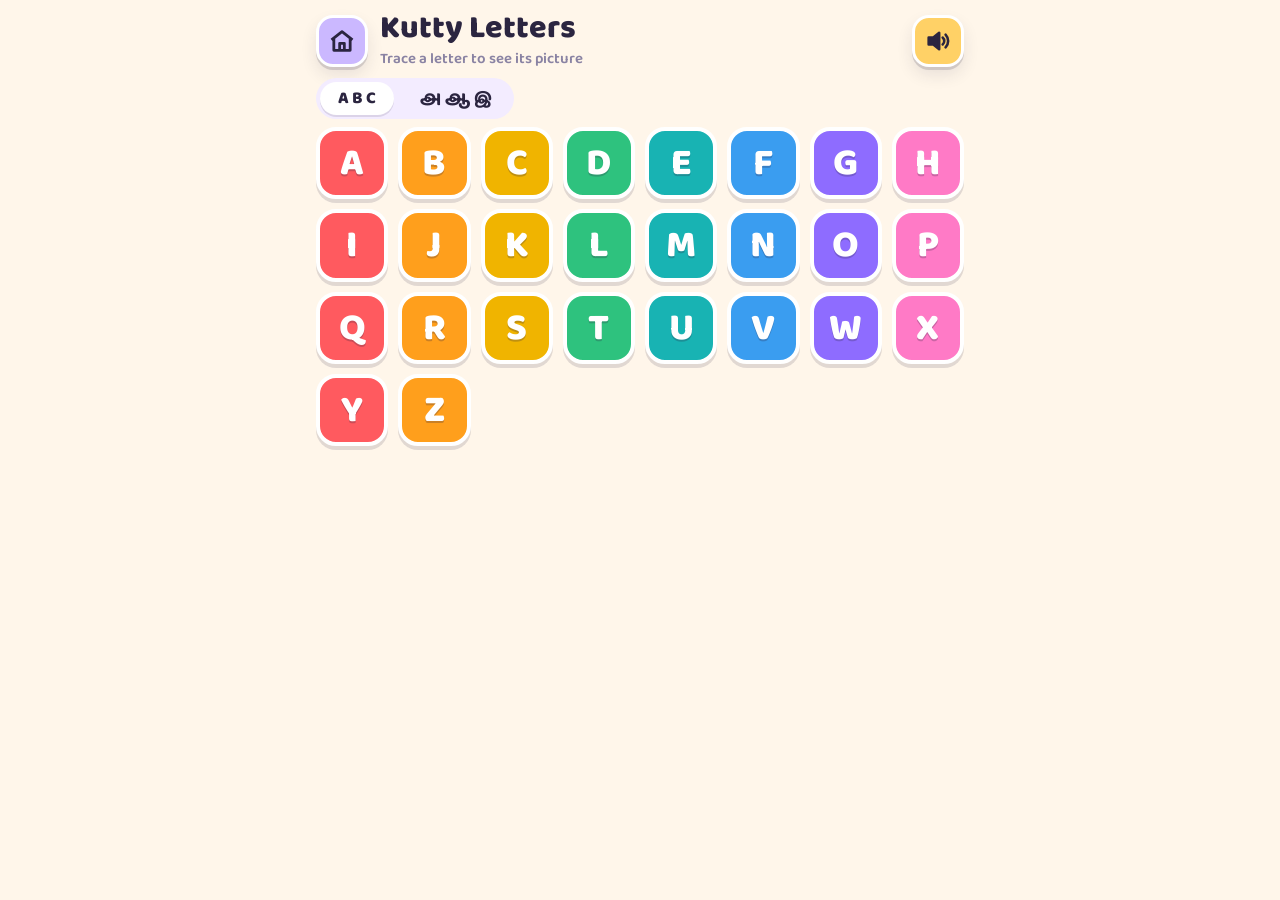
<file: letters/index.html>
<!doctype html>
<html lang="en">
<head>
<meta charset="utf-8">
<meta name="viewport" content="width=device-width,initial-scale=1,viewport-fit=cover,user-scalable=no">
<title>Kutty Letters</title>
<meta name="theme-color" content="#fff6ea">
<link rel="manifest" href="../manifest.webmanifest">
<link rel="icon" href="../icons/icon-192.png">
<link rel="apple-touch-icon" href="../icons/icon-192.png">
<meta name="apple-mobile-web-app-capable" content="yes">
<link rel="preconnect" href="https://fonts.googleapis.com">
<link rel="stylesheet" href="https://fonts.googleapis.com/css2?family=Baloo+Thambi+2:wght@500;600;700;800&display=swap">
<link rel="stylesheet" href="../shared/kit.css">
<style>
.lgrid{display:grid;grid-template-columns:repeat(auto-fill,minmax(72px,1fr));gap:10px;padding-bottom:20px}
.lt{aspect-ratio:1;border-radius:20px;border:4px solid #fff;background:var(--c);box-shadow:0 4px 0 rgba(43,37,64,.14);font:800 38px/1 var(--font);color:#fff;text-shadow:0 2px 0 rgba(43,37,64,.25);cursor:pointer;position:relative;padding:0}
.lt i{position:absolute;bottom:2px;left:0;right:0;font-style:normal;font-size:12px;color:#fff6c9;letter-spacing:1px;text-shadow:none}
.lt:active{transform:scale(.95)}
#stage{flex:1;min-height:0;display:flex;flex-direction:column;align-items:center;justify-content:center;gap:10px}
#tc{touch-action:none;background:#fff;border-radius:28px;box-shadow:0 10px 26px rgba(43,37,64,.12),0 0 0 3px #fff}
.reveal{display:flex;align-items:center;gap:14px;background:#fff;border-radius:24px;padding:8px 18px 8px 8px;box-shadow:0 6px 16px rgba(43,37,64,.10);min-height:96px;min-width:240px;justify-content:center}
.reveal.on{animation:bounceIn .45s}
.reveal canvas{width:84px;height:84px}
.reveal b{display:block;font-size:28px;line-height:1.05}
.reveal small{display:block;color:var(--muted);font-weight:700;font-size:15px}
.reveal .wait{color:var(--muted);font-weight:700;font-size:16px}
.nav{display:flex;gap:12px;justify-content:center;align-items:center}
.nav .stk{width:56px;height:56px}
#bNext.ready{animation:pulse 1.2s ease-in-out infinite;background:var(--mint)}
</style>
</head>
<body>
<div id="picker" class="screen scroll">
  <header class="ph">
    <a class="stk" href="../" style="--c:var(--lilac)" aria-label="All games" id="pHome"></a>
    <div style="flex:1"><h1>Kutty Letters</h1><p>Trace a letter to see its picture</p></div>
    <button class="stk" id="pSound" style="--c:var(--sun)"></button>
  </header>
  <div class="tabs" role="group" aria-label="Alphabet"><button id="tabEn" aria-pressed="true">A B C</button><button id="tabTa" aria-pressed="false">அ ஆ இ</button></div>
  <div class="lgrid" id="lgrid"></div>
</div>
<div id="game" class="screen" hidden>
  <header class="gh">
    <button class="stk" id="bBack" style="--c:var(--mint)" aria-label="All letters"></button>
    <div class="card"><div class="txt"><span class="lbl" id="lbl"></span><p class="say" id="say"></p></div><button class="hear" id="bHear" aria-label="Say it again"></button></div>
    <button class="stk" id="bSound" style="--c:var(--sun)"></button>
  </header>
  <div id="stage">
    <canvas id="tc" tabindex="0" data-tvfirst="1" aria-label="Trace the letter"></canvas>
    <div class="reveal" id="reveal"></div>
    <div class="nav"><button class="stk" id="bPrev" style="--c:#fff" aria-label="Previous letter"><svg viewBox="0 0 24 24" fill="none" stroke="currentColor" stroke-width="3" stroke-linecap="round" stroke-linejoin="round"><path d="M15 5l-7 7 7 7"/></svg></button>
      <button class="stk" id="bRedo" style="--c:#fff" aria-label="Trace again"><svg viewBox="0 0 24 24" fill="none" stroke="currentColor" stroke-width="2.6" stroke-linecap="round" stroke-linejoin="round"><path d="M4 12a8 8 0 1 0 2.5-5.8"/><path d="M4 4v5h5"/></svg></button>
      <button class="stk" id="bNext" style="--c:#fff" aria-label="Next letter"><svg viewBox="0 0 24 24" fill="none" stroke="currentColor" stroke-width="3" stroke-linecap="round" stroke-linejoin="round"><path d="M9 5l7 7-7 7"/></svg></button></div>
  </div>
</div>
<div id="overlay"></div>
<script src="../shared/kit.js"></script>
<script>
(function(){
"use strict";
const K=Kit,$=K.$;
$("#pHome").innerHTML=K.HOME;$("#bBack").innerHTML=K.GRID;$("#bHear").innerHTML=K.HEAR;K.soundButton($("#bSound"));K.soundButton($("#pSound"));
const EN=[["A","apple"],["B","ball"],["C","cat"],["D","puppy","Dog"],["E","elephant"],["F","fish"],["G","grapes"],["H","house"],["I","icecream"],["J","jug"],["K","kite"],["L","lemon"],["M","mango"],["N","nest"],["O","orange"],["P","bird","Parrot"],["Q","crown","Queen's crown"],["R","bunny","Rabbit"],["S","sun"],["T","tree"],["U","umbrella"],["V","van"],["W","watermelon"],["X","xylophone"],["Y","yoyo"],["Z","zebra"]];
const TA=[["அ","pineapple","அன்னாசி","annaasi","a"],["ஆ","goat","ஆடு","aadu","aa"],["இ","leaf","இலை","ilai","i"],["ஈ","fly","ஈ","ee","ee"],["உ","ural","உரல்","ural","u"],["ஊ","swing","ஊஞ்சல்","oonjal","oo"],["எ","mouse","எலி","eli","e"],["ஏ","ladder","ஏணி","aeni","ae"],["ஐ","five","ஐந்து","ainthu","ai"],["ஒ","one","ஒன்று","ondru","o"],["ஓ","boat","ஓடம்","odam","oh"],["ஔ","bottle","ஔடதம்","audatham","au"]];
const COLS=["#ff5a5f","#ff9f1c","#f0b400","#2ec27e","#18b3b3","#3a9df0","#8e6cff","#ff7ac6"];
let tab=K.store.get("kl_tab","en"),done=K.store.get("kl_done",{en:{},ta:{}}),idx=0,tr=null,ok=false,down=false,last=null,col="#ff5a5f",S=0,run=0,sayParts="";
const list=()=>tab==="en"?EN:TA;
const cv=$("#tc"),ctx=cv.getContext("2d"),dpr=Math.min(window.devicePixelRatio||1,2);

function picker(){
  run++;K.hush();$("#game").hidden=true;$("#picker").hidden=false;$("#overlay").innerHTML="";
  $("#tabEn").setAttribute("aria-pressed",String(tab==="en"));$("#tabTa").setAttribute("aria-pressed",String(tab==="ta"));
  const g=$("#lgrid");g.innerHTML="";
  list().forEach((L,i)=>{const b=document.createElement("button");b.className="lt";b.id="lt"+i;b.style.setProperty("--c",COLS[i%COLS.length]);b.textContent=L[0];
    if(done[tab][L[0]]){const s=document.createElement("i");s.textContent="★★★";b.append(s)}
    b.onclick=()=>{K.actx();open(i)};g.append(b)});
}
$("#tabEn").onclick=()=>{tab="en";K.store.set("kl_tab",tab);picker()};
$("#tabTa").onclick=()=>{tab="ta";K.store.set("kl_tab",tab);picker()};
$("#bBack").onclick=picker;

function word(L){return tab==="en"?(L[2]||K.label(L[1])):L[2]}
function intro(L){return tab==="en"?[{t:L[0]+"."},{t:"Trace the letter "+L[0]}]:[{t:L[0],ta:L[4]},{t:"Trace this letter"}]}
function outro(L){return tab==="en"?[{t:`${L[0]} for ${word(L)}!`}]:[{t:L[0],ta:L[4]},{t:L[2],ta:L[3]}]}
function open(i){
  idx=i;run++;ok=false;down=false;const L=list()[i];col=COLS[i%COLS.length];
  $("#picker").hidden=true;$("#game").hidden=false;
  $("#lbl").textContent=(tab==="en"?"English":"தமிழ் உயிர் எழுத்து")+" · "+(i+1)+" of "+list().length;
  $("#say").textContent=tab==="en"?`Trace the letter ${L[0]}`:`Trace ${L[0]}`;sayParts=intro(L);K.speak(sayParts);
  $("#reveal").className="reveal";$("#reveal").innerHTML='<span class="wait">Trace the letter to see the picture</span>';
  $("#bNext").classList.remove("ready");$("#bPrev").style.visibility=i>0?"visible":"hidden";
  layout();tr=new K.Trace(L[0]);if(K.tv)setTimeout(()=>K.focus(cv),50);
  const my=run;const loop=t=>{if(my!==run)return;try{draw(t/1000)}catch(e){console.error(e);cv.width=cv.width}requestAnimationFrame(loop)};requestAnimationFrame(loop);
}
function draw(t){if(!S||!tr)return;ctx.setTransform(S*dpr/100,0,0,S*dpr/100,0,0);ctx.clearRect(0,0,100,100);tr.draw(ctx,col,ok,t)}
function layout(){const st=$("#stage").getBoundingClientRect(),n=Math.floor(Math.min(st.width,st.height-190,460));if(n<80)return;S=n;cv.style.width=cv.style.height=S+"px";cv.width=cv.height=Math.round(S*dpr)}
new ResizeObserver(()=>{if(!$("#game").hidden)layout()}).observe($("#stage"));
addEventListener("pageshow",()=>{if(!$("#game").hidden)layout()});
const toU=e=>{const b=cv.getBoundingClientRect();return[(e.clientX-b.left)/b.width*100,(e.clientY-b.top)/b.height*100]};
cv.addEventListener("pointerdown",e=>{if(ok||!tr)return;K.actx();down=true;last=toU(e);tr.strokes.push([last]);tr.add(last,last);try{cv.setPointerCapture(e.pointerId)}catch(_){}});
cv.addEventListener("pointermove",e=>{if(!down||ok)return;const p=toU(e);tr.strokes[tr.strokes.length-1].push(p);if(tr.add(last,p)&&Math.random()<.25)K.sfx.tap();last=p;if(tr.progress()>=.74)finish()});
K.onOK(cv,()=>{if(ok||!tr)return;K.actx();tr.auto(10);K.sfx.tap();if(tr.progress()>=.74)finish()});
const up=()=>{if(down&&!ok&&tr&&tr.off>tr.on*1.2&&tr.off>40){K.toast("Stay on the letter!");tr.off=0;tr.on=0}down=false};
cv.addEventListener("pointerup",up);cv.addEventListener("pointercancel",up);
function finish(){
  ok=true;down=false;const L=list()[idx];K.sfx.yay();K.confetti(26);
  done[tab][L[0]]=1;K.store.set("kl_done",done);
  const rv=$("#reveal");rv.innerHTML="";rv.append(K.art(L[1],84));const d=document.createElement("div");
  d.innerHTML=tab==="en"?`<b>${L[0]}${L[0].toLowerCase()} · ${word(L)}</b><small>${L[0]} for ${word(L)}</small>`:`<b>${L[0]} · ${L[2]}</b><small>${L[0]} for ${L[3]}</small>`;
  rv.append(d);rv.classList.add("on");$("#say").textContent=tab==="en"?`${L[0]} for ${word(L)}!`:`${L[0]} - ${L[2]}`;sayParts=outro(L);K.speak(sayParts);
  $("#bNext").classList.add("ready");if(K.tv)K.focus($("#bNext"));
  if(Object.keys(done[tab]).length===list().length&&!K.store.get("kl_cheer_"+tab,0)){K.store.set("kl_cheer_"+tab,1);setTimeout(allDone,2600)}
}
function allDone(){K.confetti(70);K.speak(tab==="en"?"Wow! You traced all the letters!":"Super! All Tamil letters done!");
  $("#overlay").innerHTML=`<div class="done" style="--doneBg:#3a9df0"><h1>${tab==="en"?"A TO Z!":"அ முதல் ஔ!"}</h1><div class="big" id="bigArt"></div><p>You traced every letter!<small>எல்லா எழுத்துகளும் முடிந்தது</small></p><div class="stars">★★★</div><div class="btns"><button class="pill b" id="dOk">Keep playing</button></div></div>`;
  $("#bigArt").append(K.art("crown",200));$("#dOk").onclick=()=>{$("#overlay").innerHTML=""}}
$("#bHear").onclick=()=>K.speak(sayParts);
$("#bRedo").onclick=()=>open(idx);
$("#bPrev").onclick=()=>{if(idx>0)open(idx-1)};
$("#bNext").onclick=()=>{if(idx<list().length-1)open(idx+1);else picker()};
K.fontsReady().then(picker);
window.__kl={open,finish,setTab:t=>{tab=t}};
K.sw();
})();
</script>
</body>
</html>
</file>
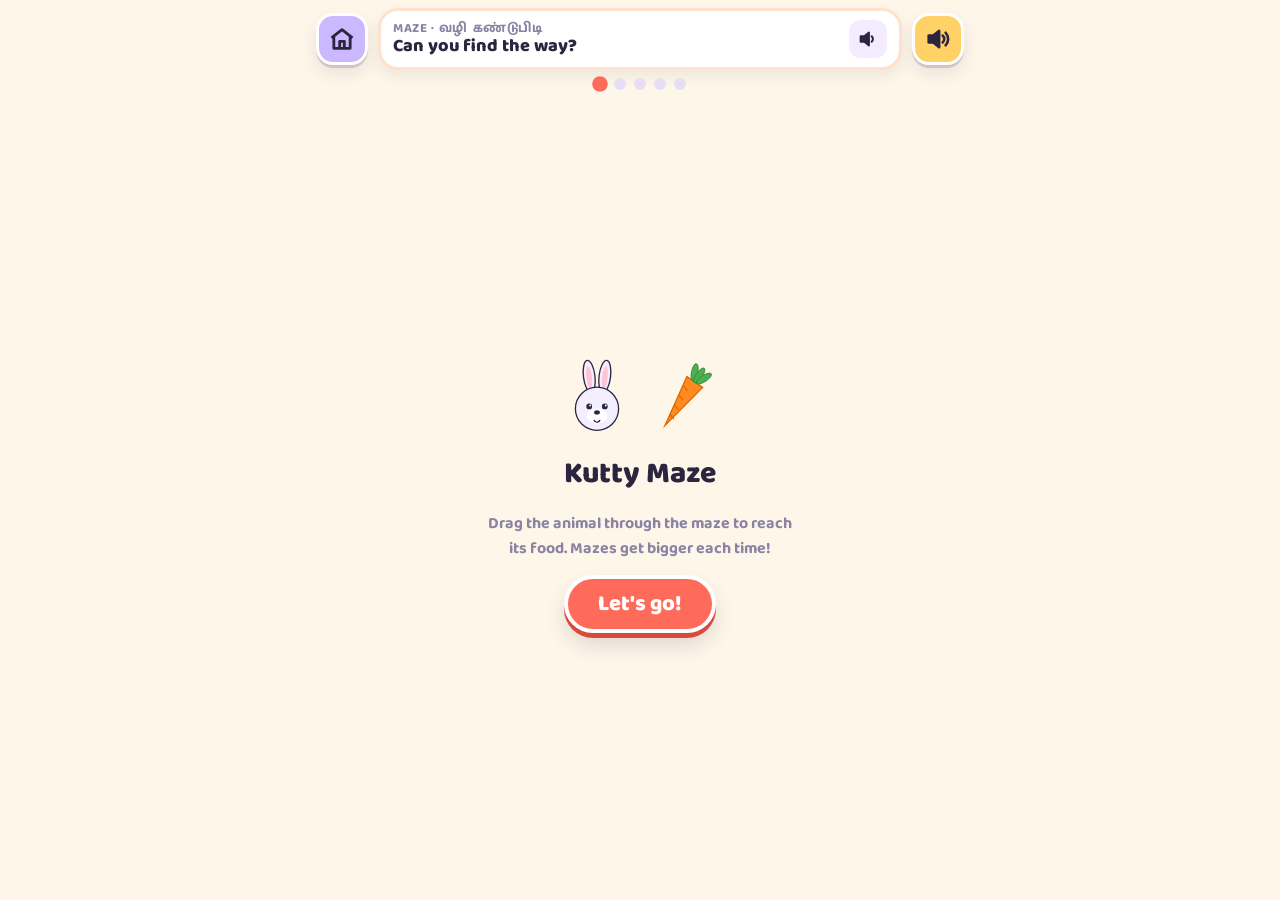
<file: maze/index.html>
<!doctype html>
<html lang="en">
<head>
<meta charset="utf-8">
<meta name="viewport" content="width=device-width,initial-scale=1,viewport-fit=cover,user-scalable=no">
<title>Kutty Maze</title>
<meta name="theme-color" content="#fff6ea">
<link rel="manifest" href="../manifest.webmanifest">
<link rel="icon" href="../icons/icon-192.png">
<link rel="apple-touch-icon" href="../icons/icon-192.png">
<meta name="apple-mobile-web-app-capable" content="yes">
<link rel="preconnect" href="https://fonts.googleapis.com">
<link rel="stylesheet" href="https://fonts.googleapis.com/css2?family=Baloo+Thambi+2:wght@500;600;700;800&display=swap">
<link rel="stylesheet" href="../shared/kit.css">
<style>
#area{flex:1;min-height:0;display:flex;flex-direction:column;align-items:center;justify-content:center;gap:14px;padding-bottom:8px}
.start{display:flex;flex-direction:column;align-items:center;gap:14px;text-align:center}
.start h2{margin:0;font-size:30px;font-weight:800}
.start p{margin:0;color:var(--muted);font-weight:700;font-size:16px;max-width:32ch}
.start .art{display:flex;gap:6px;align-items:flex-end}
#mz{border-radius:22px;background:#fff;box-shadow:0 8px 20px rgba(43,37,64,.12),0 0 0 4px #fff;touch-action:none}
</style>
</head>
<body>
<div class="screen">
  <header class="gh">
    <a class="stk" href="../" style="--c:var(--lilac)" aria-label="All games" id="bHome"></a>
    <div class="card"><div class="txt"><span class="lbl" id="lbl">Maze · வழி கண்டுபிடி</span><p class="say" id="say"></p></div><button class="hear" id="bHear" aria-label="Say it again"></button></div>
    <button class="stk" id="bSound" style="--c:var(--sun)"></button>
  </header>
  <div class="rounds" id="rounds"></div>
  <div id="area"></div>
</div>
<div id="overlay"></div>
<script src="../shared/kit.js"></script>
<script>
(function(){
"use strict";
const K=Kit,$=K.$,area=$("#area"),{circ,ell,rrect,fs,seg,poly}=K,PI=Math.PI,TAU=PI*2;
$("#bHome").innerHTML=K.HOME;$("#bHear").innerHTML=K.HEAR;K.soundButton($("#bSound"));
let sayText="",run=0,round=0,mistakes=0,TOTAL=5;
function say(t,parts){sayText=parts||t;$("#say").textContent=t;K.speak(sayText)}
$("#bHear").onclick=()=>K.speak(sayText);
function dots(){$("#rounds").innerHTML=Array.from({length:TOTAL},(_,i)=>`<i class="${i<round?"on":i===round?"cur":""}"></i>`).join("")}
function finishScreen(title,line,small,artName){K.confetti(70);K.speak(title.toLowerCase()+"! "+line);
  $("#overlay").innerHTML=`<div class="done" style="--doneBg:#5b4bb7"><h1>${title}</h1><div class="big" id="bigArt"></div><p>${line}<small>${small}</small></p><div class="stars">★★★</div><div class="btns"><button class="pill b" id="dAgain">Play again</button><a class="pill a" href="../" style="text-decoration:none">All games</a></div></div>`;
  $("#bigArt").append(K.art(artName,200));$("#dAgain").onclick=()=>{$("#overlay").innerHTML="";begin()};}

let N=4,walls=[],cur=[0,0],path=[],goal=[3,3],S=0,cv=null,ctx=null,hero="bunny",prize="carrot",won=false;
const PAIRS=[["bunny","carrot"],["mouse","cupcake"],["cat","fish"],["elephant","banana"],["bear","apple"],["puppy","ball"]];
function gen(n){const W=[];for(let y=0;y<n;y++){W.push([]);for(let x=0;x<n;x++)W[y].push({n:1,e:1,s:1,w:1,v:0})}
  const st=[[0,0]];W[0][0].v=1;const D=[[0,-1,"n","s"],[1,0,"e","w"],[0,1,"s","n"],[-1,0,"w","e"]];
  while(st.length){const[x,y]=st[st.length-1];const nb=K.shuffle(D).filter(([dx,dy])=>{const a=x+dx,b=y+dy;return a>=0&&b>=0&&a<n&&b<n&&!W[b][a].v});
    if(!nb.length){st.pop();continue}const[dx,dy,s1,s2]=nb[0];W[y][x][s1]=0;W[y+dy][x+dx][s2]=0;W[y+dy][x+dx].v=1;st.push([x+dx,y+dy])}return W}
function open(a,b){const dx=b[0]-a[0],dy=b[1]-a[1];if(Math.abs(dx)+Math.abs(dy)!==1)return false;const c=walls[a[1]][a[0]];return dx===1?!c.e:dx===-1?!c.w:dy===1?!c.s:!c.n}
function bfs(a,b,lim){const key=p=>p[0]+","+p[1],prev={},q=[a];prev[key(a)]=null;while(q.length){const p=q.shift();if(p[0]===b[0]&&p[1]===b[1])break;for(const d of [[1,0],[-1,0],[0,1],[0,-1]]){const n=[p[0]+d[0],p[1]+d[1]];if(n[0]<0||n[1]<0||n[0]>=N||n[1]>=N||key(n) in prev||!open(p,n))continue;prev[key(n)]=p;q.push(n)}}
  if(!(key(b) in prev))return null;const out=[];let p=b;while(p&&!(p[0]===a[0]&&p[1]===a[1])){out.unshift(p);p=prev[key(p)]}return out.length<=lim?out:null}
function draw(t){if(!cv||!cv.isConnected)return;const d=Math.min(window.devicePixelRatio||1,2),c=ctx,cs=100/N;c.setTransform(S*d/100,0,0,S*d/100,0,0);c.fillStyle="#f4fbff";c.fillRect(0,0,100,100);
  c.strokeStyle="#ffd166";c.lineWidth=cs*.35;c.lineCap="round";c.lineJoin="round";c.beginPath();path.forEach((p,i)=>{const x=(p[0]+.5)*cs,y=(p[1]+.5)*cs;i?c.lineTo(x,y):c.moveTo(x,y)});c.stroke();
  c.strokeStyle="#5b4bb7";c.lineWidth=Math.max(1.2,cs*.12);c.beginPath();
  for(let y=0;y<N;y++)for(let x=0;x<N;x++){const w=walls[y][x],X=x*cs,Y=y*cs;if(w.n){c.moveTo(X,Y);c.lineTo(X+cs,Y)}if(w.w){c.moveTo(X,Y);c.lineTo(X,Y+cs)}if(y===N-1&&w.s){c.moveTo(X,Y+cs);c.lineTo(X+cs,Y+cs)}if(x===N-1&&w.e){c.moveTo(X+cs,Y);c.lineTo(X+cs,Y+cs)}}c.stroke();
  const gs=cs*.85,bob=Math.sin(t*4)*cs*.04;c.save();c.translate((goal[0]+.5)*cs-gs/2,(goal[1]+.5)*cs-gs/2+bob);c.scale(gs/100,gs/100);K.drawArt(c,prize);c.restore();
  const hs=cs*.9;c.save();c.translate((cur[0]+.5)*cs-hs/2,(cur[1]+.5)*cs-hs/2);c.scale(hs/100,hs/100);K.drawArt(c,hero);c.restore();
  requestAnimationFrame(x=>draw(x/1000))}
function step(to){if(won)return;if(path.length>1&&to[0]===path[path.length-2][0]&&to[1]===path[path.length-2][1]){path.pop();cur=to;return}
  if(!path.some(p=>p[0]===to[0]&&p[1]===to[1]))path.push(to);else{while(path.length&&!(path[path.length-1][0]===to[0]&&path[path.length-1][1]===to[1]))path.pop()}cur=to;K.sfx.tap();
  if(cur[0]===goal[0]&&cur[1]===goal[1]){won=true;K.sfx.yay();K.toast(K.praise());K.speak(`Yummy! You found the ${K.label(prize).toLowerCase()}!`);const my=run;setTimeout(()=>{if(my!==run)return;round++;if(round>=TOTAL){dots();finishScreen("MAZE MASTER!","You solved every maze!","எல்லா வழிகளையும் கண்டுபிடித்தாய்!","crown")}else next()},1600)}}
function moveTo(cell){if(cell[0]===cur[0]&&cell[1]===cur[1])return;if(open(cur,cell)){step(cell);return}const p=bfs(cur,cell,4);if(p)for(const c of p)step(c)}
function begin(){round=0;next()}
function next(){run++;won=false;dots();N=[4,5,6,7,8][round];walls=gen(N);cur=[0,0];goal=[N-1,N-1];path=[[0,0]];[hero,prize]=K.pick(PAIRS);
  const r=area.getBoundingClientRect();S=Math.floor(Math.min(r.width,r.height-10,520));
  area.innerHTML="";cv=document.createElement("canvas");cv.id="mz";const d=Math.min(window.devicePixelRatio||1,2);cv.width=cv.height=Math.round(S*d);cv.style.width=cv.style.height=S+"px";cv.tabIndex=0;cv.dataset.tvfirst="1";cv.setAttribute("data-arrows","");cv.setAttribute("aria-label","Maze. Use the arrow keys to move.");ctx=cv.getContext("2d");area.append(cv);
  let down=false;const cell=e=>{const b=cv.getBoundingClientRect();return[Math.floor((e.clientX-b.left)/b.width*N),Math.floor((e.clientY-b.top)/b.height*N)].map(v=>Math.max(0,Math.min(N-1,v)))};
  cv.onpointerdown=e=>{K.actx();down=true;try{cv.setPointerCapture(e.pointerId)}catch(_){}moveTo(cell(e))};cv.onpointermove=e=>{if(down)moveTo(cell(e))};cv.onpointerup=cv.onpointercancel=()=>{down=false};
  cv.addEventListener("keydown",e=>{const m={ArrowRight:[1,0],ArrowLeft:[-1,0],ArrowUp:[0,-1],ArrowDown:[0,1]}[e.key];if(!m)return;e.preventDefault();const to=[cur[0]+m[0],cur[1]+m[1]];if(to[0]>=0&&to[1]>=0&&to[0]<N&&to[1]<N&&open(cur,to))step(to);else K.sfx.oops()});
  requestAnimationFrame(x=>draw(x/1000));if(K.tv)setTimeout(()=>K.focus(cv),60);
  say(`Help ${K.label(hero).toLowerCase()} get the ${K.label(prize).toLowerCase()}!`);}
function intro(){area.innerHTML=`<div class="start"><div class="art" id="sArt"></div><h2>Kutty Maze</h2><p>Drag the animal through the maze to reach its food. Mazes get bigger each time!</p><button class="go pulse" id="bGo">Let's go!</button></div>`;
  ["bunny","carrot"].forEach(n=>$("#sArt").append(K.art(n,80)));dots();say("Can you find the way?");$("#bGo").onclick=()=>{K.actx();K.sfx.pop();begin()}}
intro();

K.sw();
})();
</script>
</body>
</html>
</file>
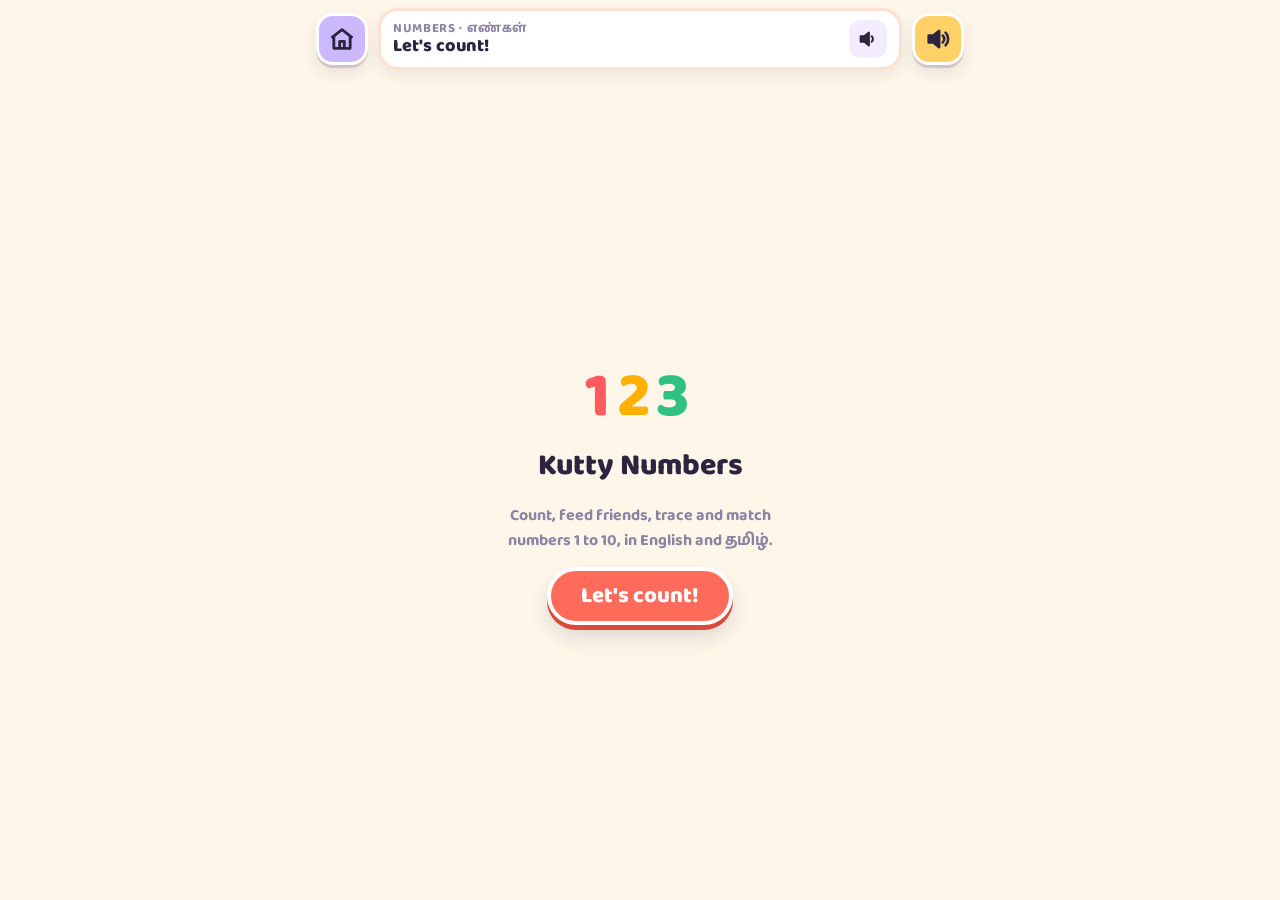
<file: numbers/index.html>
<!doctype html>
<html lang="en">
<head>
<meta charset="utf-8">
<meta name="viewport" content="width=device-width,initial-scale=1,viewport-fit=cover,user-scalable=no">
<title>Kutty Numbers</title>
<meta name="theme-color" content="#fff6ea">
<link rel="manifest" href="../manifest.webmanifest">
<link rel="icon" href="../icons/icon-192.png">
<link rel="apple-touch-icon" href="../icons/icon-192.png">
<meta name="apple-mobile-web-app-capable" content="yes">
<link rel="preconnect" href="https://fonts.googleapis.com">
<link rel="stylesheet" href="https://fonts.googleapis.com/css2?family=Baloo+Thambi+2:wght@500;600;700;800&display=swap">
<link rel="stylesheet" href="../shared/kit.css">
<style>
#area{flex:1;min-height:0;display:flex;flex-direction:column;align-items:center;justify-content:center;gap:16px;padding-bottom:8px}
.objs{display:flex;flex-wrap:wrap;gap:6px;justify-content:center;max-width:460px;background:#fff;border-radius:26px;padding:12px;box-shadow:0 6px 16px rgba(43,37,64,.08)}
.obj{position:relative;width:var(--os);height:var(--os);display:grid;place-items:center}
.obj canvas{width:100%;height:100%}
.obj.hl{animation:bounceIn .35s}
.obj b{position:absolute;top:-6px;right:-6px;background:var(--tomato);color:#fff;border:3px solid #fff;border-radius:999px;min-width:28px;height:28px;display:grid;place-items:center;font-size:16px}
.nums{display:flex;gap:14px;justify-content:center;flex-wrap:wrap}
.num{width:clamp(76px,22vw,104px);height:clamp(76px,22vw,104px);border-radius:28px;border:4px solid #fff;background:var(--c);box-shadow:0 5px 0 rgba(43,37,64,.18);font:800 clamp(42px,12vw,58px)/1 var(--font);color:#fff;text-shadow:0 2px 0 rgba(43,37,64,.25);cursor:pointer;padding:0}
.num:active{transform:scale(.95)}
.bigNum{font:800 clamp(64px,17vw,104px)/1 var(--font);color:var(--c,#3a9df0);text-shadow:0 5px 0 rgba(43,37,64,.15);animation:bounceIn .45s}
.frames{display:flex;flex-direction:column;gap:10px;align-items:center}
.frame{border:4px solid #fff;background:#fff;border-radius:22px;box-shadow:0 4px 0 rgba(43,37,64,.12);padding:6px;cursor:pointer}
.frame canvas{display:block}
.feed{display:flex;flex-direction:column;align-items:center;gap:10px;width:100%}
.friend{position:relative;display:grid;place-items:center}
.friend .goal{position:absolute;right:-10px;top:0;background:var(--tomato);color:#fff;font:800 34px/1 var(--font);width:58px;height:58px;border-radius:50%;display:grid;place-items:center;border:4px solid #fff;box-shadow:0 4px 0 rgba(43,37,64,.2)}
.plate{min-height:52px;min-width:200px;background:#fff;border-radius:999px;border:4px dashed #ffc2a8;display:flex;gap:2px;align-items:center;justify-content:center;padding:4px 12px;flex-wrap:wrap}
.plate canvas{width:40px;height:40px;animation:bounceIn .35s}
.plate span{font:800 26px/1 var(--font);color:var(--tomato);margin-left:6px}
.basketRow{display:flex;flex-wrap:wrap;gap:6px;justify-content:center;background:#ffe9cf;border-radius:24px;padding:10px;max-width:440px}
.food{width:58px;height:58px;border:0;background:none;padding:0;cursor:grab}
.food canvas{width:100%;height:100%;pointer-events:none}
#tc{touch-action:none;background:#fff;border-radius:28px;box-shadow:0 10px 26px rgba(43,37,64,.12),0 0 0 3px #fff}
.start{display:flex;flex-direction:column;align-items:center;gap:14px;text-align:center}
.start h2{margin:0;font-size:30px;font-weight:800}
.start p{margin:0;color:var(--muted);font-weight:700;font-size:16px;max-width:30ch}
.start .digits{font:800 64px/1 var(--font);letter-spacing:6px}
.start .digits span:nth-child(1){color:#ff5a5f}.start .digits span:nth-child(2){color:#ffb000}.start .digits span:nth-child(3){color:#2ec27e}
</style>
</head>
<body>
<div class="screen">
  <header class="gh">
    <a class="stk" href="../" style="--c:var(--lilac)" aria-label="All games" id="bHome"></a>
    <div class="card"><div class="txt"><span class="lbl" id="lbl">Numbers · எண்கள்</span><p class="say" id="say">Let's count!</p></div><button class="hear" id="bHear" aria-label="Say it again"></button></div>
    <button class="stk" id="bSound" style="--c:var(--sun)"></button>
  </header>
  <div class="rounds" id="rounds"></div>
  <div id="area"></div>
</div>
<div id="overlay"></div>
<script src="../shared/kit.js"></script>
<script>
(function(){
"use strict";
const K=Kit,$=K.$,area=$("#area");
$("#bHome").innerHTML=K.HOME;$("#bHear").innerHTML=K.HEAR;K.soundButton($("#bSound"));
let max=K.store.get("kn_max",5),order=[],round=0,mistakes=0,run=0,sayParts="";
const COLS=["#ff5a5f","#ff9f1c","#2ec27e","#3a9df0","#8e6cff","#ff7ac6"];
const OBJS=["apple","mango","banana","orange","strawberry","star","ball","balloon","fish","flower","cat","car","cupcake","tomato"];
const FRIENDS=[{a:"elephant",name:"Gogo",food:"banana"},{a:"bunny",name:"Pinky",food:"carrot"},{a:"cat",name:"Mimi",food:"fish"},{a:"bear",name:"Bobo",food:"apple"},{a:"puppy",name:"Tommy",food:"cupcake"}];
const plural=n=>{const l=K.label(n).toLowerCase();return l==="fish"?"fish":l==="strawberry"?"strawberries":l==="cherry"?"cherries":l==="tomato"?"tomatoes":l+"s"};
function say(t,parts){$("#say").textContent=t;sayParts=parts||t;K.speak(sayParts)}
$("#bHear").onclick=()=>K.speak(sayParts);
function dots(){$("#rounds").innerHTML=order.map((_,i)=>`<i class="${i<round?"on":i===round?"cur":""}"></i>`).join("")}
const rn=()=>K.rint(1,max);
function choices(n){const s=new Set([n]);while(s.size<3){const d=K.rint(Math.max(1,n-3),Math.min(10,Math.max(n+3,4)));s.add(d)}return K.shuffle([...s])}
function countWords(n){return K.EN_NUM.slice(1,n+1).join(", ")}

function start(){
  area.innerHTML=`<div class="start"><div class="digits"><span>1</span><span>2</span><span>3</span></div><h2>Kutty Numbers</h2><p>Count, feed friends, trace and match numbers 1 to 10, in English and தமிழ்.</p><button class="go pulse" id="bGo">Let's count!</button></div>`;
  order=[];round=0;dots();
  $("#bGo").onclick=()=>{K.actx();K.sfx.pop();order=K.shuffle(["count","feed","trace","match"]).concat(K.shuffle(["count","feed","match"]).slice(0,2));round=0;next()};
}
function next(){run++;mistakes=0;dots();area.innerHTML="";$("#lbl").textContent="Numbers 1–"+max+" · எண்கள்";GAMES[order[round]]()}
function miss(el){mistakes++;K.sfx.oops();if(el)K.shake(el);K.speak("Try again")}
function win(n){
  const my=run;K.sfx.yay();K.toast(K.praise());
  if(mistakes===0&&max<10){max++;K.store.set("kn_max",max)}
  setTimeout(()=>{if(my!==run)return;round++;if(round>=order.length)finish();else next()},n||1800);
}
function finish(){
  dots();K.confetti(70);K.speak("You are a number star!");
  $("#overlay").innerHTML=`<div class="done" style="--doneBg:#2ec27e"><h1>NUMBER STAR!</h1><div class="big" id="bigArt"></div><p>You can count up to ${max}!<small>எண்களில் நீ ஒரு நட்சத்திரம்!</small></p><div class="stars">★★★</div><div class="btns"><button class="pill c" id="dAgain">Play again</button><a class="pill a" href="../" style="text-decoration:none">All games</a></div></div>`;
  $("#bigArt").append(K.canvas(c=>{c.fillStyle="#2ec27e";c.font='800 60px "Baloo Thambi 2",sans-serif';c.textAlign="center";c.textBaseline="middle";c.fillText(String(max),50,46);K.star5(c,50,86,10,4.5,"#ffd23f","#e0a800",1)},200));
  $("#dAgain").onclick=()=>{$("#overlay").innerHTML="";start();$("#bGo").click()};
}
function tenFrame(n,px){const cv=document.createElement("canvas"),d=Math.min(window.devicePixelRatio||1,2),h=px*.58;cv.width=Math.round(px*d);cv.height=Math.round(h*d);cv.style.width=px+"px";cv.style.height=h+"px";const c=cv.getContext("2d");c.setTransform(px*d/100,0,0,px*d/100,0,-20*px*d/100);K.rrect(c,4,22,92,56,8);K.fs(c,"#fff7ec","#e9d9bf",1.5);for(let i=0;i<10;i++){const x=13+(i%5)*18.5,y=36+Math.floor(i/5)*28;K.circ(c,x,y,7.5,i<n?"#ff5a5f":"#f1e6d6",i<n?"#c93232":null,1.2)}return cv}
async function countAlong(tiles,n,obj){
  const my=run;for(let i=0;i<n;i++){if(my!==run)return;const t=tiles[i];t.classList.remove("hl");void t.offsetWidth;t.classList.add("hl");const b=document.createElement("b");b.textContent=i+1;t.append(b);K.sfx.count(i);await new Promise(r=>setTimeout(r,420))}
  K.speak([{t:countWords(n)},{t:K.EN_NUM[n]+" "+plural(obj)+"!"},{t:K.TA_NUM[n][0],ta:K.TA_NUM[n][1]}]);
}

const GAMES={
  count(){
    const n=rn(),obj=K.pick(OBJS),r=area.getBoundingClientRect(),os=Math.floor(Math.min(84,(Math.min(r.width,460)-40)/Math.min(5,Math.max(3,n))));
    const box=document.createElement("div");box.className="objs";const tiles=[];
    for(let i=0;i<n;i++){const o=document.createElement("div");o.className="obj";o.style.setProperty("--os",os+"px");o.append(K.art(obj,os));box.append(o);tiles.push(o)}
    const nums=document.createElement("div");nums.className="nums";
    choices(n).forEach((v,i)=>{const b=document.createElement("button");b.className="num";b.id="n"+v;b.style.setProperty("--c",COLS[i*2%6]);b.textContent=v;
      b.onclick=async()=>{if(nums.dataset.done)return;if(v===n){nums.dataset.done=1;b.style.background="#2ec27e";await countAlong(tiles,n,obj);win(1600)}else miss(b)};nums.append(b)});
    area.append(box,nums);say(`How many ${plural(obj)}?`);
  },
  feed(){
    const f=K.pick(FRIENDS),n=rn();let got=0;
    const wrap=document.createElement("div");wrap.className="feed";
    const fr=document.createElement("div");fr.className="friend";fr.tabIndex=0;fr.setAttribute("aria-label",f.name);const draw=h=>K.canvas(c=>{K.animal(c,f.a,50,f.a==="bunny"?60:52,1.55,h,0,false)},150);
    let face=draw(false);fr.append(face);const goal=document.createElement("div");goal.className="goal";goal.textContent=n;fr.append(goal);
    const plate=document.createElement("div");plate.className="plate";plate.id="plate";
    const bk=document.createElement("div");bk.className="basketRow";
    for(let i=0;i<10;i++){const b=document.createElement("button");b.className="food";b.id="food"+i;b.setAttribute("aria-label",K.label(f.food));b.append(K.art(f.food,58));
      K.drag(b,{targets:()=>[fr],start:()=>!b.dataset.done&&got<n,make:()=>K.art(f.food,72),
        drop:(x,y)=>{if(!(K.hit(fr,x,y,20)||K.hit(plate,x,y,20))||got>=n)return false;b.dataset.done=1;b.style.visibility="hidden";got++;
          plate.querySelector("span")?.remove();plate.append(K.art(f.food,40));const s=document.createElement("span");s.textContent=got;plate.append(s);K.sfx.count(got);K.sayNumber(got);
          if(got===n){const h=draw(true);fr.replaceChild(h,face);face=h;setTimeout(()=>K.speak([{t:`Yummy! ${n} ${plural(f.food)}. Thank you!`}]),900);win(2600)}return true},
        miss:()=>{}});bk.append(b)}
    wrap.append(fr,plate,bk);area.append(wrap);
    say(`Give ${f.name} ${n} ${n===1?K.label(f.food).toLowerCase():plural(f.food)}`,[{t:`Give ${f.name} ${K.EN_NUM[n]} ${n===1?K.label(f.food).toLowerCase():plural(f.food)}`}]);
  },
  trace(){
    const n=rn(),tr=new K.Trace(String(n)),col=K.pick(COLS);let done=false,down=false,last=null;
    const r=area.getBoundingClientRect(),S=Math.floor(Math.min(r.width,r.height-10,420)),d=Math.min(window.devicePixelRatio||1,2);
    const cv=document.createElement("canvas");cv.id="tc";cv.tabIndex=0;cv.dataset.tvfirst="1";cv.setAttribute("aria-label","Trace the number "+n);cv.width=cv.height=Math.round(S*d);cv.style.width=cv.style.height=S+"px";const c=cv.getContext("2d");area.append(cv);
    const my=run;let stars=[];
    const draw=t=>{if(my!==run)return;try{c.setTransform(S*d/100,0,0,S*d/100,0,0);c.clearRect(0,0,100,100);tr.draw(c,col,done,t);
      stars.forEach((s,i)=>{const k=Math.min(1,(t-s.t)*3);K.star5(c,s.x,s.y,5*k,2.2*k,"#ffd23f","#e0a800",.6)});}catch(e){console.error(e);cv.width=cv.width}requestAnimationFrame(x=>draw(x/1000))};requestAnimationFrame(x=>draw(x/1000));
    const toU=e=>{const b=cv.getBoundingClientRect();return[(e.clientX-b.left)/b.width*100,(e.clientY-b.top)/b.height*100]};
    cv.onpointerdown=e=>{if(done)return;K.actx();down=true;last=toU(e);tr.strokes.push([last]);tr.add(last,last);try{cv.setPointerCapture(e.pointerId)}catch(_){}};
    cv.onpointermove=e=>{if(!down||done)return;const p=toU(e);tr.strokes[tr.strokes.length-1].push(p);if(tr.add(last,p)&&Math.random()<.3)K.sfx.tap();last=p;
      check()};
    const check=()=>{if(!done&&tr.progress()>=.72){done=true;down=false;K.sfx.ding();const now=performance.now()/1000;
        for(let i=0;i<n;i++){const a=-Math.PI/2+i*Math.PI*2/n;stars.push({x:50+Math.cos(a)*44,y:50+Math.sin(a)*44,t:now+i*.25})}
        setTimeout(()=>{if(my===run)K.speak([{t:K.EN_NUM[n]+"!"},{t:K.TA_NUM[n][0],ta:K.TA_NUM[n][1]}])},300);win(2400)}};
    K.onOK(cv,()=>{if(done)return;K.actx();tr.auto(10);K.sfx.tap();check()});
    cv.onpointerup=cv.onpointercancel=()=>{down=false};
    say(`Trace the number ${n}`,[{t:`Trace the number ${K.EN_NUM[n]}`}]);
  },
  match(){
    const n=rn(),big=document.createElement("div");big.className="bigNum";big.style.setProperty("--c",K.pick(COLS));big.textContent=n;
    const fr=document.createElement("div");fr.className="frames";const r=area.getBoundingClientRect(),px=Math.floor(Math.min(230,(r.height-140)/3/.58-24,r.width-40));
    choices(n).forEach(v=>{const b=document.createElement("button");b.className="frame";b.id="f"+v;b.setAttribute("aria-label",v+" dots");b.append(tenFrame(v,px));
      b.onclick=()=>{if(fr.dataset.done)return;if(v===n){fr.dataset.done=1;b.style.background="#e6fbef";K.sfx.ding();K.speak([{t:countWords(n)},{t:K.TA_NUM[n][0],ta:K.TA_NUM[n][1]}]);win(2200)}else miss(b)};fr.append(b)});
    area.append(big,fr);say(`Find ${n} dots`,[{t:`Which one has ${K.EN_NUM[n]} dots?`}]);
  }
};
start();
window.__kn={next:()=>{run++;round++;if(round>=order.length)finish();else next()},state:()=>({round,type:order[round]})};
K.sw();
})();
</script>
</body>
</html>
</file>
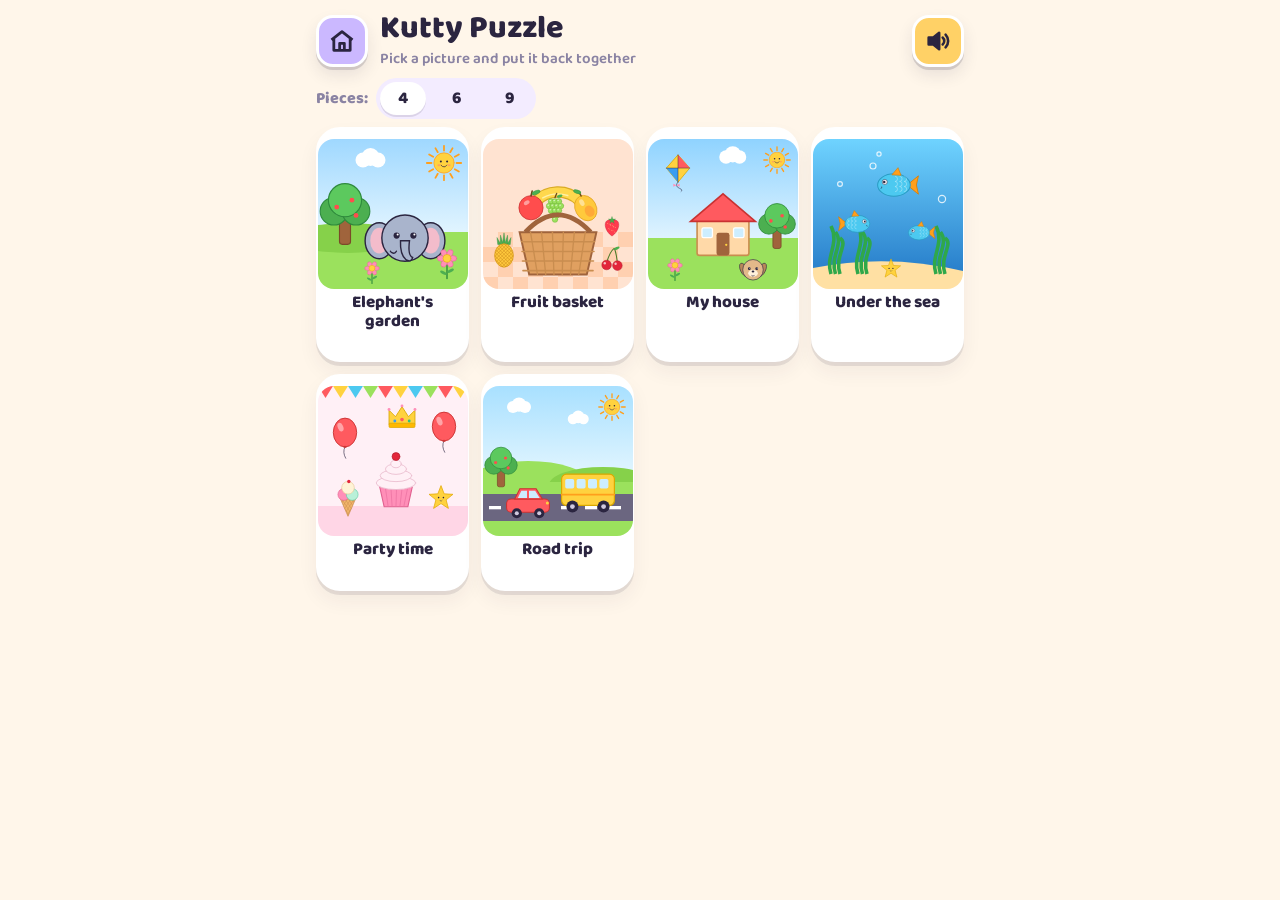
<file: puzzle/index.html>
<!doctype html>
<html lang="en">
<head>
<meta charset="utf-8">
<meta name="viewport" content="width=device-width,initial-scale=1,viewport-fit=cover,user-scalable=no">
<title>Kutty Puzzle</title>
<meta name="theme-color" content="#fff6ea">
<link rel="manifest" href="../manifest.webmanifest">
<link rel="icon" href="../icons/icon-192.png">
<link rel="apple-touch-icon" href="../icons/icon-192.png">
<meta name="apple-mobile-web-app-capable" content="yes">
<link rel="preconnect" href="https://fonts.googleapis.com">
<link rel="stylesheet" href="https://fonts.googleapis.com/css2?family=Baloo+Thambi+2:wght@500;600;700;800&display=swap">
<link rel="stylesheet" href="../shared/kit.css">
<style>
.pgrid{display:grid;grid-template-columns:repeat(auto-fill,minmax(140px,1fr));gap:12px;padding-bottom:20px}
.pc{border:4px solid #fff;background:#fff;border-radius:24px;padding:8px;display:flex;flex-direction:column;align-items:center;gap:4px;cursor:pointer;box-shadow:0 4px 0 rgba(43,37,64,.10),0 10px 20px rgba(43,37,64,.06)}
.pc canvas{width:100%;height:auto;aspect-ratio:1;border-radius:16px}
.pc b{font-size:17px;font-weight:800;line-height:1.1}
.pc i{font-style:normal;color:#e7a500;font-size:13px;font-weight:700;min-height:16px}
.pc:active{transform:scale(.97)}
.sizes{display:flex;gap:8px;align-items:center;flex-wrap:wrap}
.sizes span{font-weight:800;color:var(--muted)}
#area{flex:1;min-height:0;display:flex;flex-direction:column;align-items:center;gap:12px}
#board{position:relative;border-radius:22px;box-shadow:0 10px 26px rgba(43,37,64,.12),0 0 0 4px #fff;background:#fff;flex:none}
#board canvas{display:block;border-radius:22px}
.slot{position:absolute;border:0;background:transparent;pointer-events:none;border-radius:6px;padding:0}
#tray{display:flex;flex-wrap:wrap;gap:8px;justify-content:center;align-content:flex-start;overflow:auto;flex:1;min-height:0;width:100%;padding:4px}
.piece{border:0;padding:0;background:none;cursor:grab;filter:drop-shadow(0 4px 5px rgba(43,37,64,.2));touch-action:none}
.piece canvas{display:block;pointer-events:none;border-radius:8px}
</style>
</head>
<body>
<div id="picker" class="screen scroll">
  <header class="ph">
    <a class="stk" href="../" style="--c:var(--lilac)" aria-label="All games" id="pHome"></a>
    <div style="flex:1"><h1>Kutty Puzzle</h1><p>Pick a picture and put it back together</p></div>
    <button class="stk" id="pSound" style="--c:var(--sun)"></button>
  </header>
  <div class="sizes"><span>Pieces:</span><div class="tabs" role="group" aria-label="Number of pieces"><button id="sz4">4</button><button id="sz6">6</button><button id="sz9">9</button></div></div>
  <div class="pgrid" id="pgrid"></div>
</div>
<div id="game" class="screen" hidden>
  <header class="gh">
    <button class="stk" id="bBack" style="--c:var(--mint)" aria-label="All puzzles"></button>
    <div class="card"><div class="txt"><span class="lbl" id="lbl"></span><p class="say" id="say"></p></div><button class="hear" id="bHear" aria-label="Say it again"></button></div>
    <button class="stk" id="bSound" style="--c:var(--sun)"></button>
  </header>
  <div id="area"><div id="board"><canvas id="bc"></canvas></div><div id="tray"></div></div>
</div>
<div id="overlay"></div>
<script src="../shared/kit.js"></script>
<script>
(function(){
"use strict";
const K=Kit,$=K.$,{circ,ell,rrect,fs,seg}=K;
$("#pHome").innerHTML=K.HOME;$("#bBack").innerHTML=K.GRID;$("#bHear").innerHTML=K.HEAR;K.soundButton($("#bSound"));K.soundButton($("#pSound"));
const place=(c,n,x,y,s,flip)=>{c.save();c.translate(x,y);if(flip)c.scale(-1,1);c.translate(-s/2,-s/2);c.scale(s/100,s/100);K.drawArt(c,n);c.restore()};
const sky=(c,a,b,h)=>{const g=c.createLinearGradient(0,0,0,h);g.addColorStop(0,a);g.addColorStop(1,b);c.fillStyle=g;c.fillRect(0,0,100,h)};
const cloud=(c,x,y,s)=>{circ(c,x,y,5*s,"#fff");circ(c,x+5*s,y-2*s,6*s,"#fff");circ(c,x+10*s,y,5*s,"#fff")};
const SCENES=[
  {id:"garden",name:"Elephant's garden",draw(c){sky(c,"#9fd8ff","#e3f5ff",64);cloud(c,30,14,1);c.fillStyle="#9be15d";c.fillRect(0,62,100,38);ell(c,20,66,40,10,"#86d14a");place(c,"sun",84,16,26);place(c,"tree",18,50,46);place(c,"elephant",58,64,52);place(c,"flower",86,82,24);place(c,"flower",36,88,18)}},
  {id:"fruits",name:"Fruit basket",draw(c){c.fillStyle="#ffe3d1";c.fillRect(0,0,100,100);c.fillStyle="#ffd0b0";for(let y=0;y<4;y++)for(let x=0;x<10;x++)if((x+y)%2)c.fillRect(x*10,62+y*10,10,10);place(c,"banana",50,36,32);place(c,"apple",32,44,26);place(c,"mango",68,44,26);place(c,"grapes",48,46,22);place(c,"basket",50,66,64);place(c,"pineapple",14,74,26);place(c,"cherry",86,80,20);place(c,"strawberry",86,58,16)}},
  {id:"house",name:"My house",draw(c){sky(c,"#8fd3ff","#dff3ff",66);cloud(c,52,12,.9);c.fillStyle="#9be15d";c.fillRect(0,66,100,34);place(c,"house",50,56,54);place(c,"tree",86,58,34);place(c,"kite",20,22,26);place(c,"sun",86,14,20);place(c,"flower",18,86,18);place(c,"puppy",70,86,20)}},
  {id:"sea",name:"Under the sea",draw(c){sky(c,"#6fd3ff","#1f74c4",100);c.fillStyle="#ffe0a3";c.beginPath();c.moveTo(0,86);c.quadraticCurveTo(50,76,100,88);c.lineTo(100,100);c.lineTo(0,100);c.fill();
    for(const x of [12,30,82])for(let i=0;i<3;i++){c.beginPath();c.moveTo(x+i*3,90);c.bezierCurveTo(x-4+i*3,78,x+6+i*3,70,x+i*3,58+i*4);c.strokeStyle="#2fa84a";c.lineWidth=2.4;c.stroke()}
    place(c,"fish",56,30,34);place(c,"fish",28,56,26,true);place(c,"fish",72,62,22);place(c,"star",52,86,16);for(const[x,y,r]of[[40,18,2],[44,10,1.4],[86,40,2.4],[18,30,1.6]])circ(c,x,y,r,null,"rgba(255,255,255,.8)",.8)}},
  {id:"party",name:"Party time",draw(c){c.fillStyle="#fff0f6";c.fillRect(0,0,100,100);for(let i=0;i<10;i++)K.poly(c,[[i*10,0],[i*10+10,0],[i*10+5,8]],["#ff5a5f","#ffd23f","#4cc9f0","#9be15d"][i%4]);c.fillStyle="#ffd6e6";c.fillRect(0,80,100,20);
    place(c,"balloon",18,34,30);place(c,"balloon",84,30,30);place(c,"cupcake",52,62,44);place(c,"icecream",20,74,28);place(c,"star",82,74,20);place(c,"crown",56,20,24)}},
  {id:"road",name:"Road trip",draw(c){sky(c,"#a8e0ff","#e6f7ff",64);cloud(c,20,14,.8);cloud(c,60,22,.7);ell(c,30,64,40,14,"#9be15d");ell(c,80,66,36,12,"#86d14a");c.fillStyle="#9be15d";c.fillRect(0,64,100,36);c.fillStyle="#6b6680";c.fillRect(0,72,100,18);for(let x=4;x<100;x+=16)c.fillRect(x,80,8,2.2),c.fillStyle="#fff",c.fillRect(x,80,8,2.2),c.fillStyle="#6b6680";
    place(c,"sun",86,14,20);place(c,"tree",12,54,30);place(c,"bus",70,70,40);place(c,"car",30,76,34)}}];
let size=K.store.get("kp_size",4),done=K.store.get("kp_done",{}),si=0,run=0,sayText="",B=0,full=null,pieces=[],placed=0;
const dpr=Math.min(window.devicePixelRatio||1,2);
const GRID={4:[2,2],6:[3,2],9:[3,3]};
function sizes(){[4,6,9].forEach(n=>$("#sz"+n).setAttribute("aria-pressed",String(size===n)))}
[4,6,9].forEach(n=>$("#sz"+n).onclick=()=>{size=n;K.store.set("kp_size",n);sizes();K.sfx.tap()});
function picker(){
  run++;K.hush();$("#game").hidden=true;$("#picker").hidden=false;$("#overlay").innerHTML="";sizes();
  const g=$("#pgrid");g.innerHTML="";
  SCENES.forEach((s,i)=>{const b=document.createElement("button");b.className="pc";b.id="pc_"+s.id;b.append(K.canvas(c=>s.draw(c),150));
    b.insertAdjacentHTML("beforeend",`<b>${s.name}</b><i>${done[s.id]?"★ done with "+done[s.id]+" pieces":""}</i>`);b.onclick=()=>{K.actx();play(i)};g.append(b)});
}
$("#bBack").onclick=picker;
function say(t){sayText=t;$("#say").textContent=t;K.speak(t)}
$("#bHear").onclick=()=>K.speak(sayText);
function play(i){
  si=i;run++;placed=0;const S=SCENES[i];$("#picker").hidden=true;$("#game").hidden=false;$("#overlay").innerHTML="";
  $("#lbl").textContent=S.name+" · "+size+" pieces";say(`Build the ${S.name.toLowerCase()}!`);
  requestAnimationFrame(()=>build(S));
}
function build(S){
  const a=$("#area").getBoundingClientRect();B=Math.floor(Math.min(a.width,a.height*.58,440));
  const [cols,rows]=GRID[size],pw=B/cols,ph=B/rows;
  full=document.createElement("canvas");full.width=full.height=Math.round(B*dpr);const fc=full.getContext("2d");fc.setTransform(B*dpr/100,0,0,B*dpr/100,0,0);S.draw(fc);
  const bc=$("#bc");bc.width=bc.height=Math.round(B*dpr);bc.style.width=bc.style.height=B+"px";$("#board").style.width=$("#board").style.height=B+"px";
  pieces=[];for(let r=0;r<rows;r++)for(let c=0;c<cols;c++)pieces.push({c,r,x:c*pw,y:r*ph,w:pw,h:ph,done:false});
  drawBoard();
  $("#board").querySelectorAll(".slot").forEach(x=>x.remove());const slots=pieces.map((p,k)=>{const b=document.createElement("button");b.className="slot";b.setAttribute("aria-label","Space "+(k+1));b.style.cssText=`left:${p.x}px;top:${p.y}px;width:${p.w}px;height:${p.h}px`;p.slot=b;$("#board").append(b);return b});
  const tray=$("#tray");tray.innerHTML="";const tScale=Math.min(.72,(a.height-B-30)/(ph+8)*.95,1);
  K.shuffle(pieces).forEach((p,k)=>{
    const mk=sc=>{const cv=document.createElement("canvas");cv.width=Math.round(p.w*dpr);cv.height=Math.round(p.h*dpr);cv.style.width=p.w*sc+"px";cv.style.height=p.h*sc+"px";const x=cv.getContext("2d");
      x.drawImage(full,p.x*dpr,p.y*dpr,p.w*dpr,p.h*dpr,0,0,cv.width,cv.height);x.strokeStyle="rgba(255,255,255,.95)";x.lineWidth=3*dpr;x.strokeRect(0,0,cv.width,cv.height);return cv};
    const b=document.createElement("button");b.className="piece";b.id="piece"+k;b.setAttribute("aria-label","Puzzle piece");b.append(mk(Math.max(.4,tScale)));
    K.drag(b,{targets:()=>pieces.filter(q=>!q.done).map(q=>q.slot),start:()=>!p.done,make:()=>mk(1),
      drop:(x,y)=>{const br=$("#bc").getBoundingClientRect(),lx=x-br.left,ly=y-br.top;if(lx<-20||ly<-20||lx>B+20||ly>B+20)return false;
        if(Math.hypot(lx-(p.x+p.w/2),ly-(p.y+p.h/2))<Math.min(p.w,p.h)*.42){p.done=true;p.slot.remove();b.remove();placed++;drawBoard();K.sfx.ding();if(placed===pieces.length)complete();return true}
        K.sfx.oops();return false},miss:()=>{}});
    tray.append(b)});
}
function drawBoard(){
  const c=$("#bc").getContext("2d");c.setTransform(dpr,0,0,dpr,0,0);c.clearRect(0,0,B,B);
  c.globalAlpha=.22;c.drawImage(full,0,0,B,B);c.globalAlpha=1;
  c.strokeStyle="rgba(43,37,64,.25)";c.setLineDash([5,5]);c.lineWidth=1.5;for(const p of pieces)c.strokeRect(p.x+1,p.y+1,p.w-2,p.h-2);c.setLineDash([]);
  for(const p of pieces)if(p.done)c.drawImage(full,p.x*dpr,p.y*dpr,p.w*dpr,p.h*dpr,p.x,p.y,p.w,p.h);
}
function complete(){
  const S=SCENES[si],my=run;done[S.id]=Math.max(done[S.id]||0,size);K.store.set("kp_done",done);K.sfx.yay();K.confetti(60);K.speak(`You made the ${S.name.toLowerCase()}!`);
  if(size<9&&K.store.get("kp_wins",0)+1>=3){}
  K.store.set("kp_wins",K.store.get("kp_wins",0)+1);
  setTimeout(()=>{if(my!==run)return;const last=si>=SCENES.length-1;
    $("#overlay").innerHTML=`<div class="done" style="--doneBg:#ff9f1c"><h1>PUZZLE DONE!</h1><div class="big" id="bigArt"></div><p>${S.name}<small>${size} pieces</small></p><div class="stars">★★★</div><div class="btns"><button class="pill a" id="dAgain">Again</button><button class="pill b" id="dNext">${last?"All puzzles":"Next puzzle"}</button>${size<9?'<button class="pill c" id="dHard">More pieces</button>':""}</div></div>`;
    $("#bigArt").append(K.canvas(c=>S.draw(c),200));
    $("#dAgain").onclick=()=>play(si);$("#dNext").onclick=()=>{if(last)picker();else play(si+1)};
    if($("#dHard"))$("#dHard").onclick=()=>{size=size===4?6:9;K.store.set("kp_size",size);play(si)};
  },900);
}
document.addEventListener("visibilitychange",()=>{if(!document.hidden&&!$("#game").hidden&&full)drawBoard()});
picker();
window.__kp={play,solve:()=>{pieces.forEach(p=>p.done=true);placed=pieces.length;drawBoard();complete()}};
K.sw();
})();
</script>
</body>
</html>
</file>
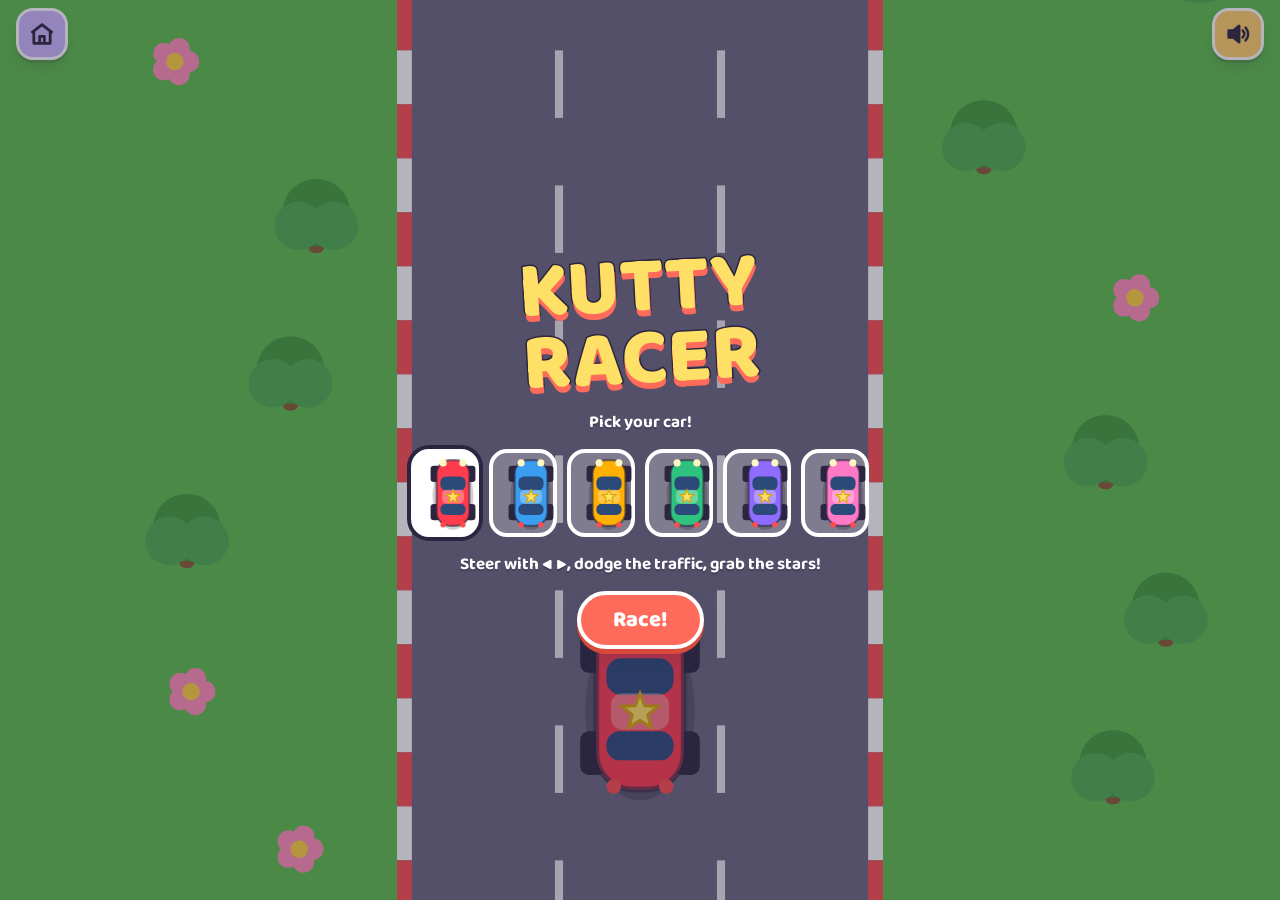
<file: race/index.html>
<!doctype html>
<html lang="en">
<head>
<meta charset="utf-8">
<meta name="viewport" content="width=device-width,initial-scale=1,viewport-fit=cover,user-scalable=no">
<title>Kutty Racer</title>
<meta name="theme-color" content="#5cbf4a">
<link rel="manifest" href="../manifest.webmanifest">
<link rel="icon" href="../icons/icon-192.png">
<link rel="apple-touch-icon" href="../icons/icon-192.png">
<meta name="apple-mobile-web-app-capable" content="yes">
<link rel="preconnect" href="https://fonts.googleapis.com">
<link rel="stylesheet" href="https://fonts.googleapis.com/css2?family=Baloo+Thambi+2:wght@500;600;700;800&display=swap">
<link rel="stylesheet" href="../shared/kit.css">
<style>
/* Sunny race-track look on purpose: single bright theme. */
body{background:#5cbf4a}
#cv{position:fixed;inset:0;width:100%;height:100%;touch-action:none;display:block}
.bar{display:flex;align-items:center;gap:10px;padding:8px max(16px,env(safe-area-inset-right,0px)) 8px max(16px,env(safe-area-inset-left,0px));position:fixed;top:env(safe-area-inset-top,0px);left:0;right:0;z-index:5;pointer-events:none}
.bar>*{pointer-events:auto}.bar .sp{flex:1}
.steer{position:fixed;bottom:calc(env(safe-area-inset-bottom,0px) + 14px);z-index:6;width:84px;height:84px;border-radius:50%;border:5px solid #fff;background:rgba(43,37,64,.35);color:#fff;display:grid;place-items:center;cursor:pointer;padding:0;backdrop-filter:blur(2px)}
.steer svg{width:44px;height:44px}
.steer:active{background:rgba(43,37,64,.6);transform:scale(.95)}
#bL{left:max(16px,env(safe-area-inset-left,0px))}#bR{right:max(16px,env(safe-area-inset-right,0px))}
.menu{position:fixed;inset:0;z-index:20;display:flex;flex-direction:column;align-items:center;justify-content:center;gap:min(14px,2.4vh);padding:24px;text-align:center;overflow:auto;background:rgba(43,37,64,.35)}
.menu h1{margin:0;font-size:clamp(40px,min(13vw,12vh),80px);font-weight:800;line-height:.9;color:#ffe066;-webkit-text-stroke:3px #2b2540;paint-order:stroke fill;text-shadow:0 6px 0 #ff6b5a;transform:rotate(-3deg)}
.menu p{margin:0;color:#fff;font-weight:700;font-size:17px;text-shadow:0 2px 0 rgba(43,37,64,.4)}
.cars{display:flex;gap:10px;flex-wrap:wrap;justify-content:center}
.car{width:68px;height:88px;border-radius:18px;border:4px solid #fff;background:rgba(255,255,255,.25);padding:0;cursor:pointer;display:grid;place-items:center}
.car canvas{width:44px;height:76px;pointer-events:none}
.car[aria-pressed="true"]{background:#fff;box-shadow:0 0 0 4px #2b2540}
.menu .pill{font-size:22px;padding:14px 32px}
.menu .res{font-size:clamp(40px,10vw,64px);font-weight:800;color:#fff;-webkit-text-stroke:2px #2b2540;paint-order:stroke fill;line-height:1}
.menu .trophy canvas{width:150px;height:150px}
@media (max-height:520px){.menu p{font-size:15px}.car{width:56px;height:72px}.car canvas{width:36px;height:62px}}
</style>
</head>
<body>
<canvas id="cv" tabindex="0" data-arrows aria-label="Race track. Left and right arrows steer."></canvas>
<div class="bar"><a class="stk" href="../" style="--c:var(--lilac)" aria-label="All games" id="bHome"></a><span class="sp"></span><button class="stk" id="bPause" style="--c:#fff" aria-label="Pause" hidden></button><button class="stk" id="bSound" style="--c:var(--sun)"></button></div>
<button class="steer" id="bL" aria-label="Steer left" hidden><svg viewBox="0 0 24 24" fill="none" stroke="currentColor" stroke-width="3.4" stroke-linecap="round" stroke-linejoin="round"><path d="M15 5l-7 7 7 7"/></svg></button>
<button class="steer" id="bR" aria-label="Steer right" hidden><svg viewBox="0 0 24 24" fill="none" stroke="currentColor" stroke-width="3.4" stroke-linecap="round" stroke-linejoin="round"><path d="M9 5l7 7-7 7"/></svg></button>
<div id="menu"></div>
<script src="../shared/kit.js"></script>
<script>
(function(){
"use strict";
const K=Kit,$=K.$,{circ,ell,rrect,fs,seg,poly,star5}=K,PI=Math.PI,TAU=PI*2,INK=K.INK;
$("#bHome").innerHTML=K.HOME;K.soundButton($("#bSound"),()=>{if(!K.sound)engineStop()});
const cv=$("#cv"),ctx=cv.getContext("2d"),dpr=Math.min(window.devicePixelRatio||1,2);
const COLORS=["#ff3b4e","#3a9df0","#ffb000","#2ec27e","#8e6cff","#ff7ac6"];
const RIVALS=[{name:"Bobo",col:"#b9845a"},{name:"Mimi",col:"#ff9f1c"},{name:"Zuzu",col:"#5b5670"}];
let Wpx=0,Hpx=0,u=1,WW=100,H=100,state="menu",paused=false,run=0;
let myCol=K.store.get("kr_col",COLORS[0]),lane=1,px=0,dist=0,speed=0,boost=0,hitT=0,stars=0,objs=[],parts=[],pops=[],rivals=[],nextSpawn=0,countT=0,finishT=0,scroll=0,deco=[];
const D=2600,LANES=3;
function resize(){Wpx=innerWidth;Hpx=innerHeight;cv.width=Math.round(Wpx*dpr);cv.height=Math.round(Hpx*dpr);u=Math.min(Wpx,Hpx*0.75)/100;WW=Wpx/u;H=Hpx/u}
addEventListener("resize",resize);resize();
const roadW=()=>Math.min(WW*.86,72),roadL=()=>WW/2-roadW()/2,laneX=l=>roadL()+roadW()*(l+.5)/LANES,PY=()=>H*.78;

/* ---------- engine hum ---------- */
let eng=null;
function engineStart(){if(!K.sound||eng)return;const a=K.actx();if(!a)return;try{const o=a.createOscillator(),f=a.createBiquadFilter(),g=a.createGain();o.type="sawtooth";o.frequency.value=60;f.type="lowpass";f.frequency.value=380;g.gain.value=.035;o.connect(f).connect(g).connect(a.destination);o.start();eng={o,g}}catch(e){}}
function engineStop(){if(eng){try{eng.o.stop()}catch(e){}eng=null}}
function engineSet(){if(eng)try{eng.o.frequency.setTargetAtTime(50+speed*1.3,K.actx().currentTime,.1)}catch(e){}}
const beep=(f,d)=>{const a=K.actx();if(!a||!K.sound)return;try{const o=a.createOscillator(),g=a.createGain(),t=a.currentTime;o.type="square";o.frequency.value=f;g.gain.setValueAtTime(.08,t);g.gain.exponentialRampToValueAtTime(.001,t+d);o.connect(g).connect(a.destination);o.start(t);o.stop(t+d+.02)}catch(e){}};

/* ---------- drawing ---------- */
function car(c,x,y,col,s,player,tilt){c.save();c.translate(x,y);c.rotate(tilt||0);c.scale(s,s);
  ell(c,0,1,7.5,12.5,"rgba(0,0,0,.18)");
  for(const[wx,wy]of[[-6.4,-7],[6.4,-7],[-6.4,7],[6.4,7]]){rrect(c,wx-1.8,wy-3,3.6,6,1.2);fs(c,"#2b2540")}
  rrect(c,-6,-12,12,24,5);fs(c,col,"rgba(43,37,64,.55)",.8);
  rrect(c,-4.6,-6,9.2,5,2);fs(c,"#2b4a7a");rrect(c,-4.6,4,9.2,4,1.8);fs(c,"#2b4a7a");
  rrect(c,-4,-1.2,8,5,1.6);fs(c,"rgba(255,255,255,.3)");
  circ(c,-3.6,-11,1.3,"#fff7c2");circ(c,3.6,-11,1.3,"#fff7c2");circ(c,-3.6,11.6,1,"#ff4d4d");circ(c,3.6,11.6,1,"#ff4d4d");
  if(player)star5(c,0,1.4,2.6,1.1,"#ffe066","#d9a800",.4);
  c.restore()}
function carIcon(col){return K.canvas(c=>{c.translate(50,50);car(c,0,0,col,3.6,true)},76)}
function cone(c,x,y){ell(c,x,y+3,4.5,1.6,"rgba(0,0,0,.18)");poly(c,[[x-4,y+3],[x+4,y+3],[x,y-6]],"#ff8a1f","#c96400",.6);rrect(c,x-2.6,y-1.6,5.2,1.6,.6);fs(c,"#fff");rrect(c,x-5,y+2.4,10,1.8,.8);fs(c,"#ff8a1f")}
function starCoin(c,x,y,t){const s=1+Math.sin(t*6+x)*.08;circ(c,x,y,4.4*s,"#ffd23f","#e0a800",.8);star5(c,x,y,3*s,1.3*s,"#fff3a0")}
function boostPad(c,x,y,t){rrect(c,x-7,y-6,14,12,3);fs(c,"rgba(58,157,240,.85)","#fff",.8);const o=(t*20)%6;c.save();c.beginPath();c.rect(x-7,y-6,14,12);c.clip();for(let k=-1;k<3;k++){const yy=y+4-k*6+o-6;poly(c,[[x-4,yy+2],[x,yy-2],[x+4,yy+2],[x+4,yy+4],[x,yy],[x-4,yy+4]],"#fff")}c.restore()}
function tree(c,x,y,k){if(k===0){rrect(c,x-1.2,y,2.4,5,1);fs(c,"#8a5a34");circ(c,x,y-1,5,"#3f9e3a");circ(c,x-2.6,y+1,3.6,"#4caf50");circ(c,x+2.6,y+1,3.6,"#4caf50")}else if(k===1){for(let i=0;i<5;i++)circ(c,x+Math.cos(i*1.26)*2,y+Math.sin(i*1.26)*2,1.6,"#ff8fb8");circ(c,x,y,1.3,"#ffd23f")}else{ell(c,x,y,5,3,"#4caf50");ell(c,x+3,y-1,3.5,2.5,"#5cc95e")}}
function drawRoad(c,t){
  c.fillStyle="#5cbf4a";c.fillRect(0,0,WW,H);
  const L=roadL(),R=L+roadW();
  for(const d of deco){const y=(d.y+scroll)%(H+30)-15;tree(c,d.side<0?L*d.f:R+(WW-R)*d.f,y,d.k)}
  c.fillStyle="#6b6680";c.fillRect(L,0,roadW(),H);
  const seg2=8,off=scroll%(seg2*2);
  for(const x of [L,R-2.2])for(let y=-seg2*2+off;y<H;y+=seg2*2){c.fillStyle="#ff4d4d";c.fillRect(x,y,2.2,seg2);c.fillStyle="#fff";c.fillRect(x,y+seg2,2.2,seg2)}
  c.fillStyle="rgba(255,255,255,.85)";const dl=10,doff=scroll%(dl*2);
  for(let l=1;l<LANES;l++){const x=L+roadW()*l/LANES-.6;for(let y=-dl*2+doff;y<H;y+=dl*2)c.fillRect(x,y,1.2,dl)}
  const fy=PY()-(D-dist);if(fy>-12&&fy<H+12){for(let i=0;i<14;i++)for(let j=0;j<2;j++){c.fillStyle=(i+j)%2?"#fff":"#2b2540";c.fillRect(L+i*roadW()/14,fy+j*2.6,roadW()/14+.1,2.6)}}
}
function hud(c,t){
  const top=(parseFloat(getComputedStyle(document.documentElement).paddingTop)||0)/u+16;
  const pos=place();c.save();c.textAlign="center";c.textBaseline="middle";c.font="800 10px 'Baloo Thambi 2',sans-serif";c.lineWidth=2;c.strokeStyle=INK;c.fillStyle="#ffe066";
  const ord=["1st","2nd","3rd","4th"][pos-1];c.strokeText(ord,WW/2,top);c.fillText(ord,WW/2,top);
  c.font="800 4.2px 'Baloo Thambi 2',sans-serif";c.fillStyle="#fff";c.lineWidth=1;c.strokeText("★ "+stars,WW/2,top+8);c.fillText("★ "+stars,WW/2,top+8);
  const bx=WW-7,by0=top+6,bh=Math.min(H*.5,60);rrect(c,bx-1.6,by0,3.2,bh,1.6);fs(c,"rgba(255,255,255,.6)");
  for(let k=0;k<6;k++){c.fillStyle=k%2?"#fff":INK;c.fillRect(bx-1.6,by0+k*1,3.2,1)}
  for(const r of rivals)circ(c,bx,by0+bh*(1-Math.min(1,r.d/D)),2,r.col,"#fff",.6);
  circ(c,bx,by0+bh*(1-Math.min(1,dist/D)),2.6,myCol,"#fff",1);
  c.restore()}
function place(){return 1+rivals.filter(r=>r.d>dist).length}
function draw(t){
  const c=ctx;c.setTransform(dpr*u,0,0,dpr*u,0,0);drawRoad(c,t);
  for(const o of objs){if(o.k==="car")car(c,o.x,o.y,o.col,1,false);else if(o.k==="cone")cone(c,o.x,o.y);else if(o.k==="star")starCoin(c,o.x,o.y,t);else boostPad(c,o.x,o.y,t)}
  for(const r of rivals){r.x=r.x==null?laneX(r.lane):r.x+(laneX(r.lane)-r.x)*.12;const y=PY()-(r.d-dist);if(y>-20&&y<H+20)car(c,r.x,y,r.col,1,false,(laneX(r.lane)-r.x)*.03)}
  const blink=hitT>0&&Math.floor(t*12)%2;if(!blink)car(c,px,PY(),myCol,1.08,true,hitT>0?Math.sin(t*25)*.25:(laneX(lane)-px)*.03);
  if(boost>0){for(let i=0;i<2;i++)parts.push({x:px+(Math.random()-.5)*6,y:PY()+14,vx:0,vy:30+Math.random()*20,life:.4,col:K.pick(["#ffd23f","#ff9f1c","#fff"]),r:1+Math.random()})}
  for(const p of parts){c.globalAlpha=Math.max(0,p.life*2);circ(c,p.x,p.y,p.r,p.col)}c.globalAlpha=1;
  for(const p of pops){c.globalAlpha=Math.min(1,p.life);c.font=`800 ${p.big?22:5}px 'Baloo Thambi 2',sans-serif`;c.textAlign="center";c.textBaseline="middle";c.lineWidth=p.big?3.5:1.2;c.strokeStyle=INK;c.strokeText(p.t,p.x,p.y);c.fillStyle=p.col||"#ffe066";c.fillText(p.t,p.x,p.y)}c.globalAlpha=1;
  if(state!=="menu")hud(c,t);
}

/* ---------- game flow ---------- */
function steer(d){if(state!=="race"||paused)return;const n=Math.max(0,Math.min(LANES-1,lane+d));if(n!==lane){lane=n;K.sfx.tap()}}
function spawn(){
  const busy=new Set(objs.filter(o=>o.y<20).map(o=>o.lane));const free=[0,1,2].filter(l=>!busy.has(l));if(free.length<2){nextSpawn=performance.now()+300;return}
  const l=K.pick(free),r=Math.random(),y=-20;
  if(r<.42)objs.push({k:"car",lane:l,x:laneX(l),y,v:speed*.45,col:K.pick(["#ffffff","#9aa0b3","#ffd23f","#7fd8ff","#c9b48f","#ff9f1c"])});
  else if(r<.58)objs.push({k:"cone",lane:l,x:laneX(l),y,v:0});
  else if(r<.9){const l2=free.length>1?l:l;for(let i=0;i<3;i++)objs.push({k:"star",lane:l2,x:laneX(l2),y:y-i*9,v:0})}
  else objs.push({k:"boost",lane:l,x:laneX(l),y,v:0});
  const gap=Math.max(.55,1.25-dist/D*.6);nextSpawn=performance.now()+gap*1000*(55/Math.max(30,speed));
}
function start(){
  K.actx();$("#menu").innerHTML="";run++;state="count";paused=false;lane=1;px=laneX(1);dist=0;speed=0;boost=0;hitT=0;stars=0;objs=[];parts=[];pops=[];scroll=0;
  rivals=RIVALS.map((r,i)=>({...r,d:30+i*26,lane:[0,2,0][i],v:52+i*3+Math.random()*4}));
  deco=Array.from({length:14},(_,i)=>({y:i*(H+30)/14,side:i%2?1:-1,f:.2+Math.random()*.6,k:K.rint(0,2)}));
  $("#bL").hidden=$("#bR").hidden=false;pauseBtn();
  const my=run;let n=3;const tick=()=>{if(my!==run)return;if(n>0){pops.push({t:String(n),x:WW/2,y:H*.42,life:.9,big:1});beep(440,.18);K.speak(K.EN_NUM[n]);n--;setTimeout(tick,900)}else{pops.push({t:"GO!",x:WW/2,y:H*.42,life:1,big:1,col:"#9be15d"});beep(880,.35);K.speak("Go!");state="race";engineStart();nextSpawn=performance.now()+900}};tick();
  setTimeout(()=>cv.focus(),50);
}
function finish(){
  state="done";engineStop();$("#bL").hidden=$("#bR").hidden=true;$("#bPause").hidden=true;const pos=place();const my=run;
  K.store.set("kr_best",Math.min(K.store.get("kr_best",9),pos));const total=K.store.get("kr_stars",0)+stars;K.store.set("kr_stars",total);
  pops.push({t:"FINISH!",x:WW/2,y:H*.42,life:1.6,big:1,col:"#ffffff"});K.sfx.yay();
  setTimeout(()=>{if(my!==run)return;const word=["1st","2nd","3rd","4th"][pos-1],cup=["#ffd23f","#d9dde8","#e0a060","#b4adc6"][pos-1];
    $("#menu").innerHTML=`<div class="menu" role="dialog" aria-label="Race result"><div class="trophy" id="tro"></div><div class="res">${word} place!</div><p>You collected ★ ${stars} stars</p><div class="btns"><button class="pill b" id="bAgain">Race again</button><button class="pill a" id="bCar">Change car</button><a class="pill c" href="../" style="text-decoration:none">All games</a></div></div>`;
    $("#tro").append(K.canvas(c=>{rrect(c,36,78,28,10,3);fs(c,"#8a5a34");rrect(c,44,62,12,18,2);fs(c,cup,"rgba(43,37,64,.4)",1);c.beginPath();c.moveTo(24,16);c.lineTo(76,16);c.quadraticCurveTo(74,62,50,64);c.quadraticCurveTo(26,62,24,16);c.closePath();fs(c,cup,"rgba(43,37,64,.4)",1.4);
      for(const k of [-1,1]){c.beginPath();c.arc(50+k*28,30,9,k<0?PI*.5:-PI*.5,k<0?PI*1.5:PI*.5,k<0);c.strokeStyle=cup;c.lineWidth=4;c.stroke()}c.fillStyle=INK;c.font="800 22px 'Baloo Thambi 2',sans-serif";c.textAlign="center";c.fillText(String(pos),50,44)},150));
    $("#bAgain").onclick=start;$("#bCar").onclick=menu;if(pos===1)K.confetti(70);
    K.speak(pos===1?"Wow! You came first! You are the champion!":`You came ${word}! Great driving!`)},1500);
}
function menu(){
  state="menu";run++;engineStop();$("#bL").hidden=$("#bR").hidden=true;$("#bPause").hidden=true;objs=[];rivals=[];pops=[];
  deco=Array.from({length:14},(_,i)=>({y:i*(H+30)/14,side:i%2?1:-1,f:.2+Math.random()*.6,k:K.rint(0,2)}));px=laneX(1);
  $("#menu").innerHTML=`<div class="menu"><h1>KUTTY<br>RACER</h1><p>Pick your car!</p><div class="cars" id="cars" role="group" aria-label="Car colour"></div><p>Steer with ◀ ▶, dodge the traffic, grab the stars!</p><button class="pill c go pulse" id="bGo">Race!</button></div>`;
  COLORS.forEach((col,i)=>{const b=document.createElement("button");b.className="car";b.id="car"+i;b.setAttribute("aria-label","Car colour "+(i+1));b.setAttribute("aria-pressed",String(col===myCol));b.append(carIcon(col));b.onclick=()=>{myCol=col;K.store.set("kr_col",col);document.querySelectorAll(".car").forEach(x=>x.setAttribute("aria-pressed",String(x===b)));K.sfx.pop()};$("#cars").append(b)});
  $("#bGo").onclick=start;K.speak("Pick your car and let's race!");
}
function pauseBtn(){const b=$("#bPause");b.hidden=false;const ic=()=>{b.innerHTML=paused?'<svg viewBox="0 0 24 24" fill="currentColor"><path d="M7 4l13 8-13 8z"/></svg>':'<svg viewBox="0 0 24 24" fill="currentColor"><rect x="6" y="4" width="4" height="16" rx="1.5"/><rect x="14" y="4" width="4" height="16" rx="1.5"/></svg>';b.setAttribute("aria-label",paused?"Resume":"Pause")};ic();
  b.onclick=()=>{if(state!=="race"&&state!=="count")return;paused=!paused;ic();if(paused){engineStop();K.toast("Paused")}else{engineStart();lastT=performance.now();nextSpawn=performance.now()+600}}}
document.addEventListener("visibilitychange",()=>{if(document.hidden&&(state==="race")&&!paused)$("#bPause").click()});

/* ---------- controls ---------- */
$("#bL").addEventListener("pointerdown",e=>{e.preventDefault();K.actx();steer(-1)});$("#bR").addEventListener("pointerdown",e=>{e.preventDefault();K.actx();steer(1)});
$("#bL").addEventListener("click",e=>{if(e.detail===0)steer(-1)});$("#bR").addEventListener("click",e=>{if(e.detail===0)steer(1)});
let sx=null;cv.addEventListener("pointerdown",e=>{sx=e.clientX;K.actx()});cv.addEventListener("pointerup",e=>{if(sx==null)return;const dx=e.clientX-sx;if(Math.abs(dx)>30)steer(dx>0?1:-1);else steer(e.clientX<Wpx/2?-1:1);sx=null});
cv.addEventListener("keydown",e=>{if(e.key==="ArrowLeft"){e.preventDefault();steer(-1)}else if(e.key==="ArrowRight"){e.preventDefault();steer(1)}else if(e.key==="ArrowUp"||e.key==="ArrowDown")e.preventDefault()});

/* ---------- loop ---------- */
let lastT=performance.now(),lastFrame=0;
function frame(now){
  lastFrame=performance.now();const dt=Math.min(.04,Math.max(0,(now-lastT)/1000));lastT=now;
  try{
    if(!paused){
      const racing=state==="race";
      if(racing){const target=(55+dist/D*20)+(boost>0?35:0);speed+=(target-speed)*Math.min(1,dt*(hitT>0?.6:1.4));if(hitT>0)speed=Math.min(speed,28);
        dist+=speed*dt;boost=Math.max(0,boost-dt);hitT=Math.max(0,hitT-dt);engineSet();
        for(const r of rivals){r.d+=r.v*dt*(dist>D*.85&&r.d<dist?1.08:1);const ry=PY()-(r.d-dist);
          const blocked=l=>(l===lane&&Math.abs(ry-PY())<28)||objs.some(o=>o.lane===l&&(o.k==="car"||o.k==="cone")&&Math.abs(o.y-ry)<26)||rivals.some(q=>q!==r&&q.lane===l&&Math.abs(q.d-r.d)<24);
          if(blocked(r.lane)||Math.random()<dt*.08){const opts=[0,1,2].filter(l=>!blocked(l));if(opts.length)r.lane=opts.includes(r.lane)&&Math.random()<.7?r.lane:K.pick(opts)}}
        if(performance.now()>nextSpawn)spawn();if(dist>=D)finish()}
      else if(state==="menu"){speed=40;}
      else if(state==="done"){speed*=Math.pow(.3,dt)}
      else speed=0;
      scroll+=speed*dt;
      px+=(laneX(lane)-px)*Math.min(1,dt*12);
      const py=PY();
      for(const o of objs){o.y+=(speed-o.v)*dt;
        if(state==="race"&&!o.hit&&Math.abs(o.y-py)<(o.k==="car"?20:o.k==="cone"?11:10)&&Math.abs(o.x-px)<(o.k==="star"?8:9)){
          if(o.k==="star"){o.hit=1;stars++;K.sfx.tap();parts.push(...Array.from({length:6},()=>({x:o.x,y:o.y,vx:(Math.random()-.5)*30,vy:(Math.random()-.5)*30,life:.5,col:"#ffe066",r:1})))}
          else if(o.k==="boost"){o.hit=1;boost=2.2;K.sfx.whoosh();pops.push({t:"BOOST!",x:px,y:py-22,life:1,col:"#7fd8ff"})}
          else if(hitT<=0){o.hit=1;hitT=1.4;K.sfx.oops();parts.push(...Array.from({length:14},()=>({x:px,y:py-8,vx:(Math.random()-.5)*50,vy:(Math.random()-.5)*50,life:.6,col:K.pick(["#ffd23f","#fff","#ff9f1c"]),r:1.2})));pops.push({t:"BUMP!",x:px,y:py-22,life:1,col:"#ff9f9f"})}}}
      objs=objs.filter(o=>o.y<H+30&&!(o.hit&&o.k!=="car"&&o.k!=="cone"));
      for(const p of parts){p.x+=p.vx*dt;p.y+=p.vy*dt;p.life-=dt}parts=parts.filter(p=>p.life>0);
      for(const p of pops){p.life-=dt;if(!p.big)p.y-=8*dt}pops=pops.filter(p=>p.life>0);
    }
    draw(now/1000);
  }catch(err){console.error(err);try{cv.width=cv.width}catch(e){}}
  requestAnimationFrame(frame);
}
setInterval(()=>{if(!document.hidden&&performance.now()-lastFrame>1500){lastT=performance.now();requestAnimationFrame(frame)}},1000);
addEventListener("pageshow",resize);
menu();requestAnimationFrame(frame);
window.__kr={start,state:()=>({state,dist:Math.round(dist),speed:Math.round(speed),lane,stars,place:place(),objs:objs.length}),steer,finishNow:()=>{dist=D}};
K.sw();
})();
</script>
</body>
</html>
</file>
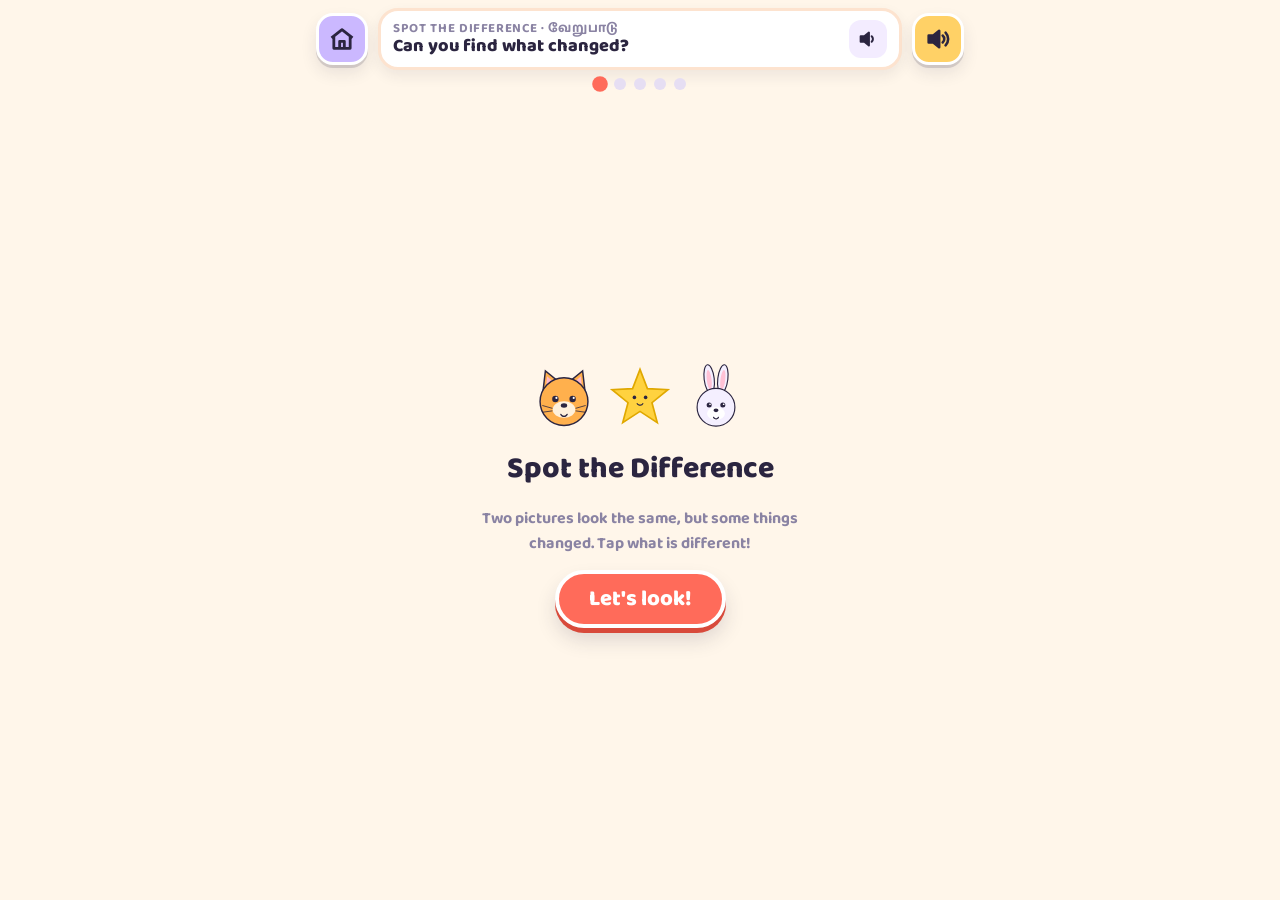
<file: spot/index.html>
<!doctype html>
<html lang="en">
<head>
<meta charset="utf-8">
<meta name="viewport" content="width=device-width,initial-scale=1,viewport-fit=cover,user-scalable=no">
<title>Spot the Difference</title>
<meta name="theme-color" content="#fff6ea">
<link rel="manifest" href="../manifest.webmanifest">
<link rel="icon" href="../icons/icon-192.png">
<link rel="apple-touch-icon" href="../icons/icon-192.png">
<meta name="apple-mobile-web-app-capable" content="yes">
<link rel="preconnect" href="https://fonts.googleapis.com">
<link rel="stylesheet" href="https://fonts.googleapis.com/css2?family=Baloo+Thambi+2:wght@500;600;700;800&display=swap">
<link rel="stylesheet" href="../shared/kit.css">
<style>
#area{flex:1;min-height:0;display:flex;flex-direction:column;align-items:center;justify-content:center;gap:14px;padding-bottom:8px}
.start{display:flex;flex-direction:column;align-items:center;gap:14px;text-align:center}
.start h2{margin:0;font-size:30px;font-weight:800}
.start p{margin:0;color:var(--muted);font-weight:700;font-size:16px;max-width:32ch}
.start .art{display:flex;gap:6px;align-items:flex-end}
.pics{display:flex;gap:12px;align-items:center;justify-content:center;flex-wrap:wrap}
.pics canvas{border-radius:22px;box-shadow:0 8px 20px rgba(43,37,64,.12),0 0 0 4px #fff;touch-action:manipulation;cursor:pointer}
.found{display:flex;gap:6px}.found i{width:22px;height:22px;border-radius:50%;background:#e6def3;display:grid;place-items:center;font-style:normal;color:#fff;font-weight:800;font-size:13px}.found i.on{background:#3ccf6a}
</style>
</head>
<body>
<div class="screen">
  <header class="gh">
    <a class="stk" href="../" style="--c:var(--lilac)" aria-label="All games" id="bHome"></a>
    <div class="card"><div class="txt"><span class="lbl" id="lbl">Spot the Difference · வேறுபாடு</span><p class="say" id="say"></p></div><button class="hear" id="bHear" aria-label="Say it again"></button></div>
    <button class="stk" id="bSound" style="--c:var(--sun)"></button>
  </header>
  <div class="rounds" id="rounds"></div>
  <div id="area"></div>
</div>
<div id="overlay"></div>
<script src="../shared/kit.js"></script>
<script>
(function(){
"use strict";
const K=Kit,$=K.$,area=$("#area"),{circ,ell,rrect,fs,seg,poly}=K,PI=Math.PI,TAU=PI*2;
$("#bHome").innerHTML=K.HOME;$("#bHear").innerHTML=K.HEAR;K.soundButton($("#bSound"));
let sayText="",run=0,round=0,mistakes=0,TOTAL=5;
function say(t,parts){sayText=parts||t;$("#say").textContent=t;K.speak(sayText)}
$("#bHear").onclick=()=>K.speak(sayText);
function dots(){$("#rounds").innerHTML=Array.from({length:TOTAL},(_,i)=>`<i class="${i<round?"on":i===round?"cur":""}"></i>`).join("")}
function finishScreen(title,line,small,artName){K.confetti(70);K.speak(title.toLowerCase()+"! "+line);
  $("#overlay").innerHTML=`<div class="done" style="--doneBg:#ff9f1c"><h1>${title}</h1><div class="big" id="bigArt"></div><p>${line}<small>${small}</small></p><div class="stars">★★★</div><div class="btns"><button class="pill b" id="dAgain">Play again</button><a class="pill a" href="../" style="text-decoration:none">All games</a></div></div>`;
  $("#bigArt").append(K.art(artName,200));$("#dAgain").onclick=()=>{$("#overlay").innerHTML="";begin()};}

const OBJS=["apple","banana","sun","star","flower","tree","ball","balloon","cat","fish","bird","car","house","kite","umbrella","cupcake","bunny","icecream","boat","moon","crown","mango"];
const BGS={garden(c){c.fillStyle="#bfe6ff";c.fillRect(0,0,100,60);c.fillStyle="#9be15d";c.fillRect(0,60,100,40);ell(c,20,62,30,6,"#86d14a")},
  sea(c){const g=c.createLinearGradient(0,0,0,100);g.addColorStop(0,"#8fe0ff");g.addColorStop(1,"#2a86d0");c.fillStyle=g;c.fillRect(0,0,100,100);c.fillStyle="#ffe0a3";c.fillRect(0,88,100,12)},
  room(c){c.fillStyle="#ffe9f1";c.fillRect(0,0,100,66);c.fillStyle="#f2c494";c.fillRect(0,66,100,34);c.fillStyle="#e0a868";c.fillRect(0,66,100,2)}};
const SLOTS=[[18,20],[50,18],[82,22],[20,50],[50,48],[80,50],[18,80],[50,80],[82,80]];
let scene=null,diffs=[],found=0,cvs=[],S=0,idle=0;
function pickScene(n){
  const bg=K.pick(Object.keys(BGS)),slots=K.shuffle(SLOTS.map((p,i)=>i)),used=slots.slice(0,7),free=slots.slice(7);
  const objs=used.map(i=>({n:K.pick(OBJS),x:SLOTS[i][0]+K.rint(-3,3),y:SLOTS[i][1]+K.rint(-3,3),s:22+K.rint(0,4)}));
  const right=objs.map(o=>Object.assign({},o));diffs=[];
  const order=K.shuffle(objs.map((_,i)=>i));let fi=0;
  for(let k=0;k<n;k++){const type=k%3===2&&free[fi]!==undefined?"add":k%2?"swap":"remove";
    if(type==="add"){const sl=SLOTS[free[fi++]],o={n:K.pick(OBJS),x:sl[0],y:sl[1],s:22};right.push(o);diffs.push({x:o.x,y:o.y,f:false})}
    else{const i=order.pop(),o=right[i];if(type==="remove")o.hide=true;else{let m;do{m=K.pick(OBJS)}while(m===o.n);o.n=m}diffs.push({x:o.x,y:o.y,f:false})}}
  scene={bg,left:objs,right};
}
function drawPic(cv,list){const d=Math.min(window.devicePixelRatio||1,2),c=cv.getContext("2d");c.setTransform(S*d/100,0,0,S*d/100,0,0);BGS[scene.bg](c);
  for(const o of list){if(o.hide)continue;c.save();c.translate(o.x-o.s/2,o.y-o.s/2);c.scale(o.s/100,o.s/100);K.drawArt(c,o.n);c.restore()}
  for(const df of diffs)if(df.f){circ(c,df.x,df.y,13,null,"#ffffff",3.2);circ(c,df.x,df.y,13,null,"#3ccf6a",2)}}
function redraw(){drawPic(cvs[0],scene.left);drawPic(cvs[1],scene.right);$("#found").innerHTML=diffs.map(d=>`<i class="${d.f?"on":""}">${d.f?"✓":""}</i>`).join("")}
function begin(){round=0;mistakes=0;next()}
function next(){
  run++;dots();const n=[3,3,4,4,5][round];pickScene(n);found=0;idle=performance.now();
  const r=area.getBoundingClientRect(),land=r.width>r.height*1.15;S=Math.floor(land?Math.min((r.width-14)/2,r.height-50):Math.min(r.width,(r.height-60)/2));
  area.innerHTML=`<div class="pics" id="pics"></div><div class="found" id="found"></div>`;cvs=[];
  for(let i=0;i<2;i++){const d=Math.min(window.devicePixelRatio||1,2),cv=document.createElement("canvas");cv.width=cv.height=Math.round(S*d);cv.style.width=cv.style.height=S+"px";cv.tabIndex=0;cv.setAttribute("aria-label",i?"Changed picture":"First picture");if(i)cv.dataset.tvfirst="1";
    cv.addEventListener("pointerdown",e=>tap(cv,e));K.onOK(cv,hint);$("#pics").append(cv);cvs.push(cv)}
  redraw();say(`Find ${n} differences!`);
}
function tap(cv,e){const b=cv.getBoundingClientRect(),x=(e.clientX-b.left)/b.width*100,y=(e.clientY-b.top)/b.height*100;idle=performance.now();
  const df=diffs.find(d=>!d.f&&Math.hypot(d.x-x,d.y-y)<14);
  if(df){df.f=true;found++;K.sfx.ding();redraw();if(found===diffs.length){K.sfx.yay();K.toast(K.praise());K.speak(K.praise());const my=run;setTimeout(()=>{if(my!==run)return;round++;if(round>=TOTAL){dots();finishScreen("SHARP EYES!","You found all the differences!","வேறுபாடுகளைக் கண்டுபிடித்தாய்!","star")}else next()},1500)}else K.speak(`${diffs.length-found} more!`)}
  else{mistakes++;K.sfx.oops()}}
function hint(){const df=diffs.find(d=>!d.f);if(!df)return;df.f=true;found++;K.sfx.ding();redraw();if(found===diffs.length){const my=run;setTimeout(()=>{if(my!==run)return;round++;if(round>=TOTAL)finishScreen("SHARP EYES!","You found all the differences!","","star");else next()},1300)}}
setInterval(()=>{if(scene&&found<diffs.length&&performance.now()-idle>25000&&cvs[1]&&cvs[1].isConnected){idle=performance.now();const df=diffs.find(d=>!d.f),c=cvs[1].getContext("2d");c.save();c.globalAlpha=.6;circ(c,df.x,df.y,15,null,"#ffd23f",3);c.restore();K.speak("Look here!");setTimeout(redraw,1200)}},2000);
function intro(){area.innerHTML=`<div class="start"><div class="art" id="sArt"></div><h2>Spot the Difference</h2><p>Two pictures look the same, but some things changed. Tap what is different!</p><button class="go pulse" id="bGo">Let's look!</button></div>`;
  ["cat","star","cat"].forEach((n,i)=>$("#sArt").append(K.art(i===2?"bunny":n,70)));dots();say("Can you find what changed?");$("#bGo").onclick=()=>{K.actx();K.sfx.pop();begin()}}
intro();

K.sw();
})();
</script>
</body>
</html>
</file>
<file: shared/kit.css>
/* Kutty Games shared look: cream paper, sticker buttons, chunky rounded type. Single bright look on purpose. */
:root{
  --paper:#fff6ea; --sheet:#ffffff; --ink:#2b2540; --muted:#8a83a3;
  --sun:#ffd166; --pink:#ff8fb8; --mint:#7fe0c3; --sky:#8fd3ff; --lilac:#cbb8ff; --tomato:#ff6b5a; --grass:#9be15d;
  --font:"Baloo Thambi 2","Nirmala UI","Latha",system-ui,sans-serif;
  color-scheme:light;
}
html{box-sizing:border-box;height:100%;padding-top:env(safe-area-inset-top,0px);padding-bottom:env(safe-area-inset-bottom,0px)}
*,*::before,*::after{box-sizing:inherit}
[hidden]{display:none!important}
body{height:100%;margin:0;background:var(--paper);color:var(--ink);font-family:var(--font);overflow:hidden;-webkit-user-select:none;user-select:none;-webkit-tap-highlight-color:transparent}
button{font-family:inherit;color:var(--ink)}
button:focus-visible,a:focus-visible{outline:3px solid var(--ink);outline-offset:2px}
.screen{height:100%;display:flex;flex-direction:column;gap:8px;padding-left:max(16px,env(safe-area-inset-left,0px));padding-right:max(16px,env(safe-area-inset-right,0px));padding-block:8px;max-width:680px;margin:0 auto}
.scroll{overflow:auto}
.stk{width:52px;height:52px;border-radius:17px;border:3px solid #fff;background:var(--c,var(--sky));box-shadow:0 3px 0 rgba(43,37,64,.16),0 8px 16px rgba(43,37,64,.10);display:grid;place-items:center;cursor:pointer;padding:0;color:var(--ink);text-decoration:none;flex:none}
.stk:active{transform:translateY(2px) scale(.96)}
.stk svg{width:28px;height:28px}
.gh{display:grid;grid-template-columns:52px 1fr 52px;gap:10px;align-items:center}
.card{display:flex;align-items:center;gap:10px;background:var(--sheet);border:3px solid #fde3cf;border-radius:20px;padding:6px 12px;box-shadow:0 6px 14px rgba(43,37,64,.08);min-width:0;min-height:62px}
.card .txt{min-width:0;flex:1}
.card .lbl{display:block;font-size:13px;color:var(--muted);font-weight:700;letter-spacing:.05em;text-transform:uppercase;line-height:1.2}
.card .say{margin:0;font-weight:800;font-size:18px;line-height:1.15;text-wrap:balance}
.card .hear{flex:none;width:38px;height:38px;border-radius:12px;border:0;background:#f3ecff;display:grid;place-items:center;cursor:pointer;padding:0}
.card .hear svg{width:22px;height:22px}
.ph{display:flex;gap:12px;align-items:center;padding-top:4px}
.ph h1{margin:0;font-size:32px;font-weight:800;line-height:1}
.ph p{margin:3px 0 0;color:var(--muted);font-weight:600;font-size:15px}
.rounds{display:flex;justify-content:center;gap:8px;min-height:18px}
.rounds i{width:12px;height:12px;border-radius:50%;background:#e6def3}
.rounds i.on{background:var(--mint)}
.rounds i.cur{background:var(--tomato);transform:scale(1.3)}
.toast{position:fixed;left:50%;top:38%;transform:translate(-50%,-50%) scale(.6);opacity:0;background:var(--sheet);border:4px solid var(--sun);border-radius:24px;padding:10px 22px;font-weight:800;font-size:24px;z-index:60;pointer-events:none;transition:all .3s cubic-bezier(.3,1.6,.5,1);text-align:center;box-shadow:0 12px 30px rgba(43,37,64,.18);max-width:80vw}
.toast.on{opacity:1;transform:translate(-50%,-50%) scale(1)}
.conf{position:fixed;top:-20px;width:10px;height:14px;border-radius:3px;z-index:70;pointer-events:none;animation:fall var(--d) cubic-bezier(.25,.6,.45,1) forwards}
@keyframes fall{to{transform:translate(var(--dx),110vh) rotate(var(--r))}}
@keyframes pop{from{transform:scale(.3)}}
@keyframes pulse{50%{transform:scale(1.06)}}
@keyframes shake{20%,60%{transform:translateX(-8px)}40%,80%{transform:translateX(8px)}}
@keyframes bounceIn{0%{transform:scale(.3)}60%{transform:scale(1.15)}100%{transform:scale(1)}}
.shake{animation:shake .4s}
.ghost{position:fixed;left:0;top:0;pointer-events:none;z-index:50;filter:drop-shadow(0 10px 10px rgba(43,37,64,.25))}
.ghost.back{transition:transform .3s ease,opacity .3s}
.done{position:fixed;inset:0;z-index:55;background:var(--doneBg,#8e6cff);display:flex;flex-direction:column;align-items:center;justify-content:center;overflow:auto;padding:calc(env(safe-area-inset-top,0px) + 12px) max(16px,env(safe-area-inset-right,0px)) calc(env(safe-area-inset-bottom,0px) + 20px) max(16px,env(safe-area-inset-left,0px))}
.done h1{margin:0 0 10px;font-weight:800;font-size:46px;color:#fff6c9;letter-spacing:.03em;-webkit-text-stroke:2px rgba(43,37,64,.55);paint-order:stroke fill;text-shadow:0 4px 0 rgba(43,37,64,.35);animation:pop .5s cubic-bezier(.3,1.6,.5,1);text-align:center}
.done .big{width:min(240px,66vw);aspect-ratio:1;border-radius:36px;background:#fff;box-shadow:0 14px 30px rgba(43,37,64,.25);display:grid;place-items:center;animation:pop .5s .1s both cubic-bezier(.3,1.6,.5,1)}
.done .big canvas{width:84%;height:84%}
.done p{margin:14px 0 0;color:#fff;font-weight:800;font-size:21px;text-align:center;text-shadow:0 2px 0 rgba(43,37,64,.3)}
.done small{display:block;font-size:15px;font-weight:700;opacity:.92}
.stars{font-size:40px;color:#ffe066;letter-spacing:6px;text-shadow:0 3px 0 rgba(43,37,64,.35);margin-top:4px}
.btns{display:flex;gap:12px;margin-top:16px;flex-wrap:wrap;justify-content:center}
.pill{border:4px solid #fff;border-radius:999px;padding:10px 22px;font:800 19px/1 var(--font);color:#fff;cursor:pointer;box-shadow:0 4px 0 rgba(43,37,64,.25)}
.pill.a{background:#3a9df0}.pill.b{background:#3ccf6a}.pill.c{background:#ff6b5a}
.go{border:4px solid #fff;background:var(--tomato);color:#fff;font:800 22px/1 var(--font);border-radius:999px;padding:14px 30px;box-shadow:0 5px 0 #d84a3b,0 12px 20px rgba(43,37,64,.15);cursor:pointer}
.go.pulse{animation:pulse 1.4s ease-in-out infinite}
.tabs{display:flex;gap:8px;background:#f3ecff;border-radius:999px;padding:4px;align-self:flex-start}
.tabs button{border:0;background:none;border-radius:999px;padding:8px 18px;font:800 17px/1 var(--font);cursor:pointer}
.tabs button[aria-pressed="true"]{background:#fff;box-shadow:0 2px 0 rgba(43,37,64,.12)}
@media (prefers-reduced-motion:reduce){.conf{display:none}.go.pulse{animation:none}}
</file>
